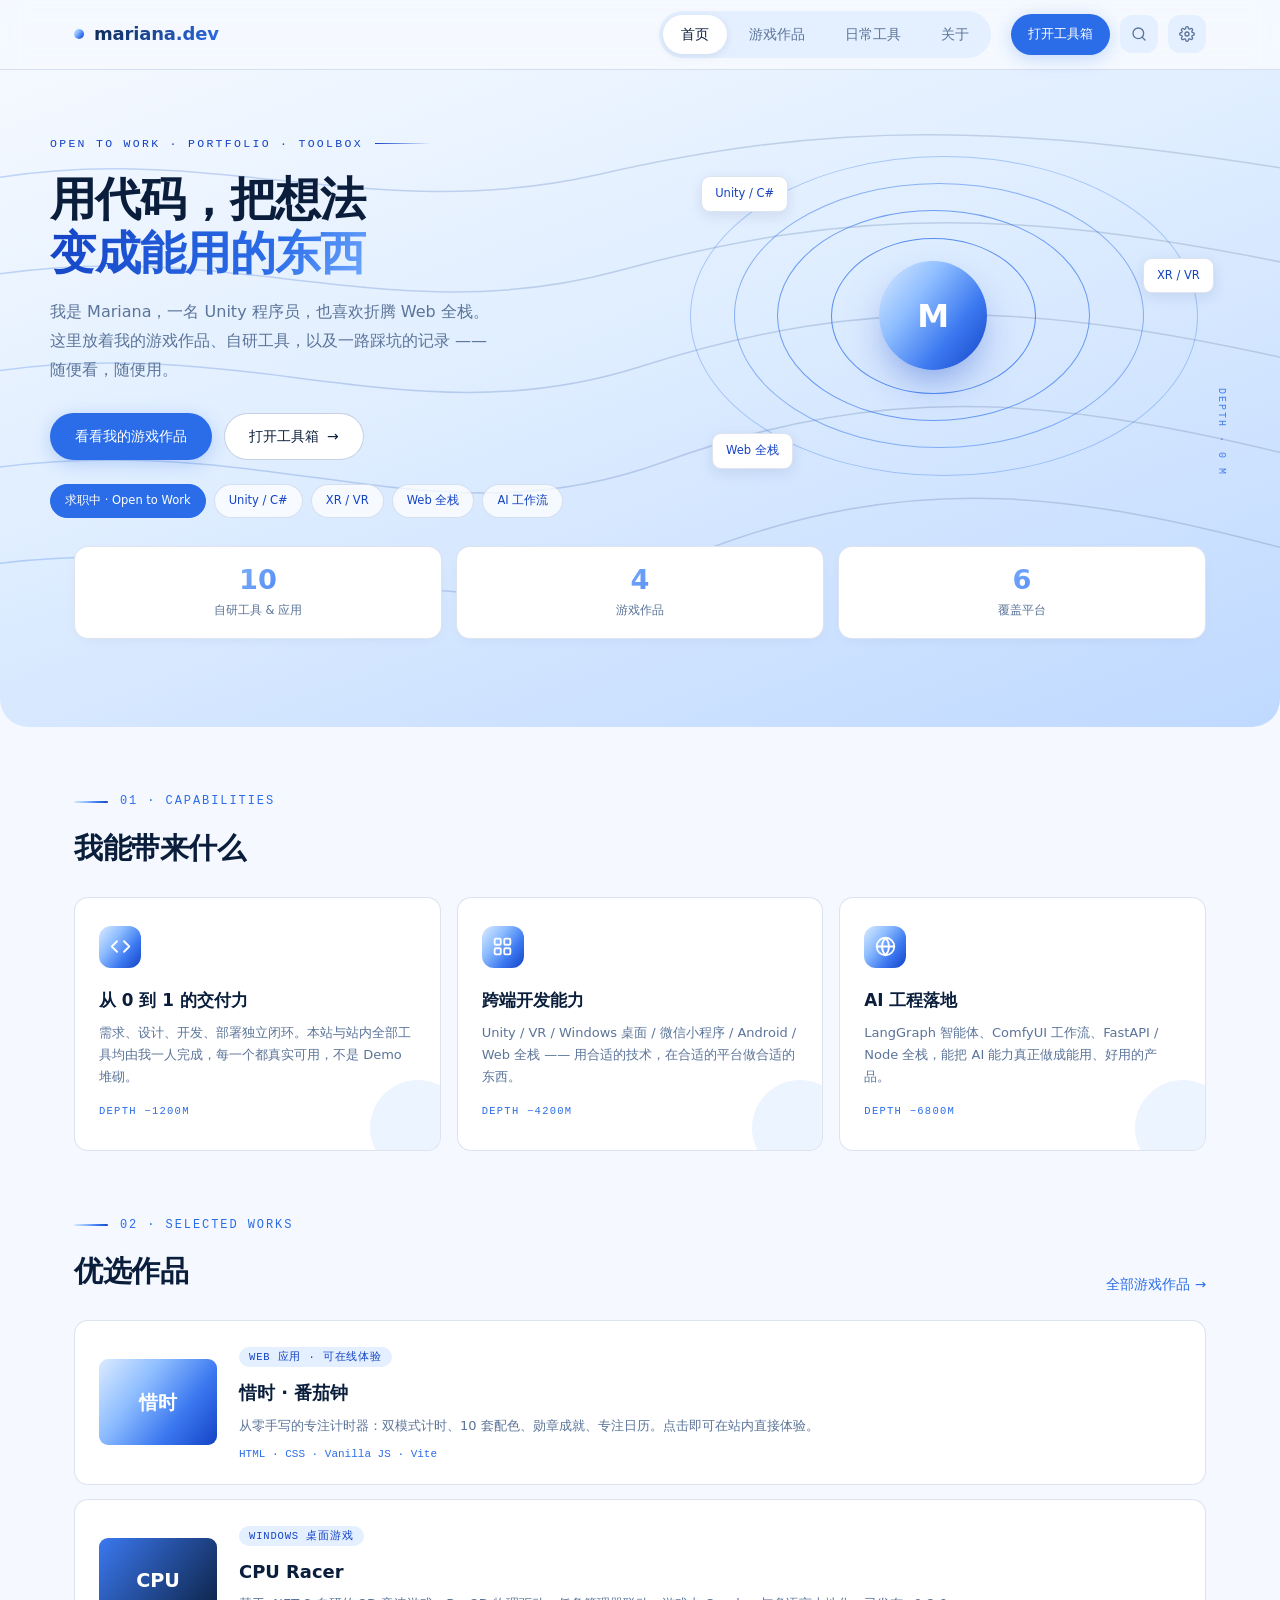
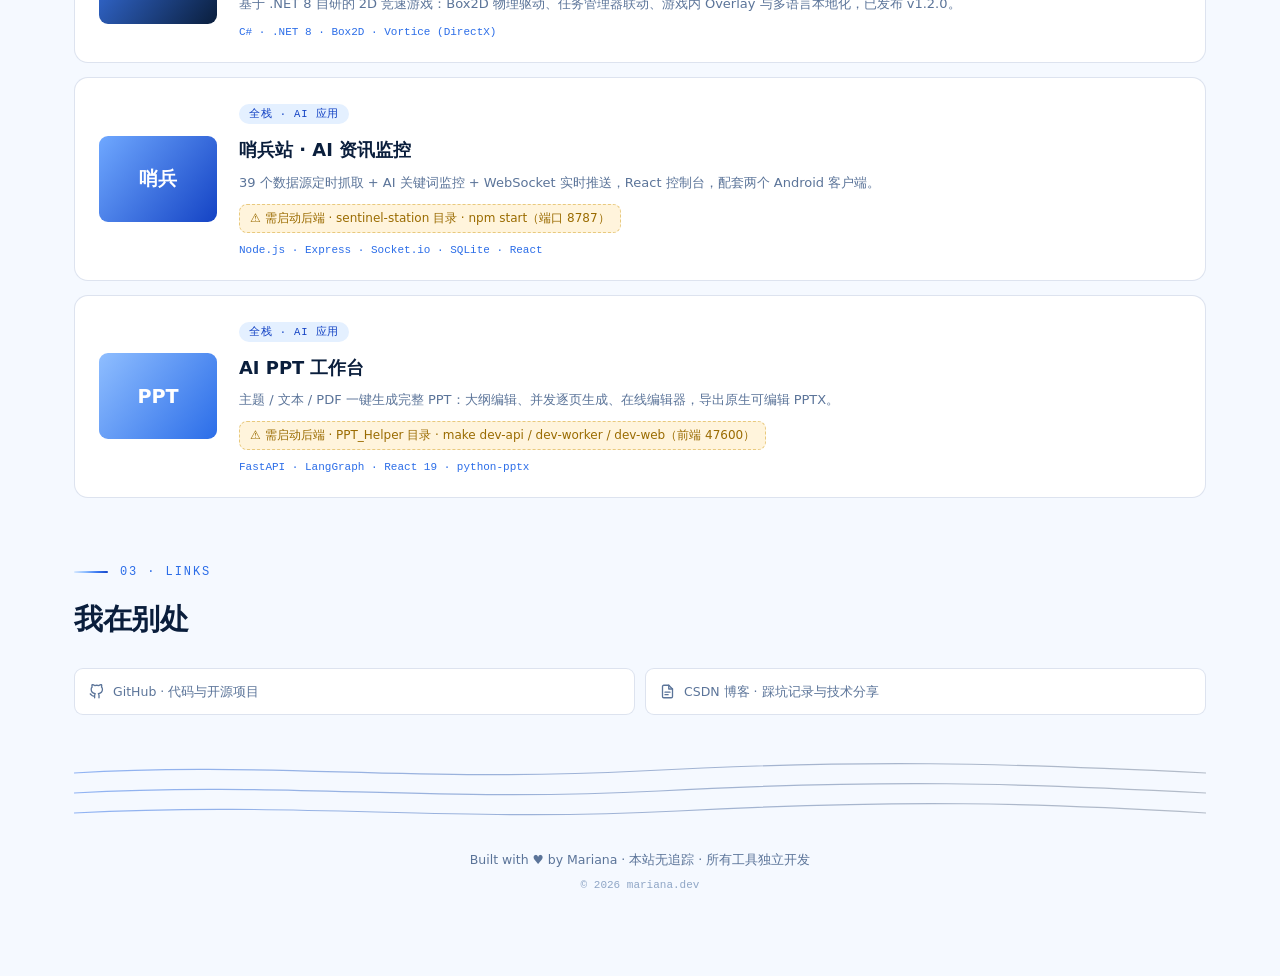
<file: index.html>
<!doctype html>
<html lang="zh-CN">
<head>
  <meta charset="UTF-8" />
  <meta name="viewport" content="width=device-width, initial-scale=1.0" />
  <title>Mariana · 游戏开发 × 全栈作品集</title>
  <meta name="description" content="Mariana 的个人网站 —— Unity / VR / 桌面游戏作品，与 10+ 独立开发的全栈工具，全部真实可体验。" />
  <!-- ══ 分享/SEO 元信息 ══
       ★ 部署后把下面 4 处 https://mariana.nikangd5300.workers.dev
         换成你的正式域名（Vercel 域名或自定义域名），共 og:url / og:image / canonical / JSON-LD -->
  <link rel="canonical" href="https://mariana.nikangd5300.workers.dev/" />
  <meta property="og:type" content="website" />
  <meta property="og:site_name" content="mariana.dev" />
  <meta property="og:title" content="Mariana · 游戏开发 × 全栈作品集" />
  <meta property="og:description" content="Unity / VR / 桌面游戏作品，与 10+ 独立开发的全栈工具 —— 从想法到上线，全流程一人闭环。" />
  <meta property="og:url" content="https://mariana.nikangd5300.workers.dev/" />
  <meta property="og:image" content="https://mariana.nikangd5300.workers.dev/og-image.png" />
  <meta property="og:image:width" content="1200" />
  <meta property="og:image:height" content="630" />
  <meta property="og:image:alt" content="Mariana 个人作品集 —— 用代码，把想法变成能用的东西" />
  <meta property="og:locale" content="zh_CN" />
  <meta name="twitter:card" content="summary_large_image" />
  <meta name="twitter:title" content="Mariana · 游戏开发 × 全栈作品集" />
  <meta name="twitter:description" content="Unity / VR / 桌面游戏作品，与 10+ 独立开发的全栈工具 —— 从想法到上线，全流程一人闭环。" />
  <meta name="twitter:image" content="https://mariana.nikangd5300.workers.dev/og-image.png" />
  <script type="application/ld+json">
  {
    "@context": "https://schema.org",
    "@type": "ProfilePage",
    "mainEntity": {
      "@type": "Person",
      "name": "Mariana",
      "jobTitle": "游戏开发 × 全栈",
      "description": "Unity / VR / 桌面游戏开发，独立完成 10+ 全栈工具与应用",
      "url": "https://mariana.nikangd5300.workers.dev/",
      "sameAs": [
        "https://github.com/MarianaBunnyJump",
        "https://blog.csdn.net/weixin_71572744"
      ],
      "knowsAbout": ["Unity", "C#", "XR Development", "JavaScript", "TypeScript", "Python", "FastAPI", "Node.js", "ComfyUI"]
    }
  }
  </script>
  <link rel="icon" type="image/svg+xml" href="data:image/svg+xml,%3Csvg xmlns='http://www.w3.org/2000/svg' viewBox='0 0 100 100'%3E%3Cdefs%3E%3ClinearGradient id='g' x1='0' y1='0' x2='1' y2='1'%3E%3Cstop offset='0' stop-color='%232B6DE8'/%3E%3Cstop offset='1' stop-color='%231443C4'/%3E%3C/linearGradient%3E%3C/defs%3E%3Crect width='100' height='100' rx='22' fill='url(%23g)'/%3E%3Ctext x='50' y='70' font-size='54' text-anchor='middle' fill='white' font-family='sans-serif' font-weight='800'%3EM%3C/text%3E%3C/svg%3E" />
  <link rel="apple-touch-icon" href="icons/apple-touch-icon.png" />
  <link rel="manifest" href="manifest.json" />
  <meta name="theme-color" content="#2b6de8" />
  <!-- 字体：preconnect 提前建连 + 异步加载（不阻塞首屏渲染），noscript 降级为同步 -->
  <link rel="preconnect" href="https://miaoda.feishu.cn" crossorigin />
  <link rel="dns-prefetch" href="https://miaoda.feishu.cn" />
  <link rel="stylesheet" href="https://miaoda.feishu.cn/fonts/css2?family=Unbounded:wght@400;600;800&family=Noto+Sans+SC:wght@300;400;500;700;900&family=JetBrains+Mono:wght@400;500&display=swap" media="print" onload="this.media='all'" />
  <noscript><link rel="stylesheet" href="https://miaoda.feishu.cn/fonts/css2?family=Unbounded:wght@400;600;800&family=Noto+Sans+SC:wght@300;400;500;700;900&family=JetBrains+Mono:wght@400;500&display=swap" /></noscript>
  <script>
    /* 皮肤预应用：在样式渲染前读取本地设置，避免切换时闪烁 */
    (function () {
      try {
        var s = JSON.parse(localStorage.getItem("mariana-site-settings") || "{}");
        var root = document.documentElement;
        var theme = s.theme === "dark" || s.theme === "light" ? s.theme : "ocean";
        root.setAttribute("data-theme", theme);
        var accents = ["sea", "teal", "blue", "violet", "rose", "amber", "green"];
        root.setAttribute("data-accent", accents.indexOf(s.accent) !== -1 ? s.accent : "sea");
        if (s.noGrid) root.classList.add("no-grid");
      } catch (e) {}
    })();
  </script>
  <link rel="stylesheet" href="css/style.css?v=13" />
</head>
<body>
  <!-- 无障碍：键盘用户跳过导航直达内容 -->
  <a class="skip-link" href="#main">跳到主要内容</a>
  <div class="bg-grid" aria-hidden="true"></div>

  <!-- 等深线渐变定义（全站共用） -->
  <svg width="0" height="0" style="position:absolute" aria-hidden="true">
    <defs>
      <linearGradient id="cg" x1="0" y1="0" x2="1" y2="0">
        <stop offset="0" stop-color="#2B6DE8" stop-opacity=".5"/>
        <stop offset="1" stop-color="#0A1E3C" stop-opacity=".28"/>
      </linearGradient>
    </defs>
  </svg>

  <!-- 顶部导航 -->
  <header class="nav">
    <div class="nav-inner">
      <a href="/" class="logo" data-nav><i></i><span>mariana.dev</span></a>
      <nav class="nav-links" id="navLinks">
        <a href="/" class="nav-link" data-nav data-page="home">首页</a>
        <a href="/games" class="nav-link" data-nav data-page="games">游戏作品</a>
        <a href="/tools" class="nav-link" data-nav data-page="tools">日常工具</a>
        <a href="/about" class="nav-link" data-nav data-page="about">关于</a>
      </nav>
      <div class="nav-actions">
        <a href="/tools" class="btn btn-primary btn-sm nav-cta" data-nav>打开工具箱</a>
        <button class="nav-icon-btn" id="navSearch" aria-label="快速导航 (Ctrl+K)" title="快速导航 (Ctrl+K)">
          <svg width="16" height="16" viewBox="0 0 24 24" fill="none" stroke="currentColor" stroke-width="2" stroke-linecap="round" aria-hidden="true"><circle cx="11" cy="11" r="8"/><path d="m21 21-4.35-4.35"/></svg>
        </button>
        <button class="nav-icon-btn" id="navSettings" aria-label="网站设置" title="网站设置" aria-expanded="false">
          <svg width="16" height="16" viewBox="0 0 24 24" fill="none" stroke="currentColor" stroke-width="2" stroke-linecap="round" stroke-linejoin="round" aria-hidden="true"><circle cx="12" cy="12" r="3"/><path d="M19.4 15a1.65 1.65 0 0 0 .33 1.82l.06.06a2 2 0 1 1-2.83 2.83l-.06-.06a1.65 1.65 0 0 0-1.82-.33 1.65 1.65 0 0 0-1 1.51V21a2 2 0 1 1-4 0v-.09A1.65 1.65 0 0 0 9 19.4a1.65 1.65 0 0 0-1.82.33l-.06.06a2 2 0 1 1-2.83-2.83l.06-.06a1.65 1.65 0 0 0 .33-1.82 1.65 1.65 0 0 0-1.51-1H3a2 2 0 1 1 0-4h.09A1.65 1.65 0 0 0 4.6 9a1.65 1.65 0 0 0-.33-1.82l-.06-.06a2 2 0 1 1 2.83-2.83l.06.06a1.65 1.65 0 0 0 1.82.33H9a1.65 1.65 0 0 0 1-1.51V3a2 2 0 1 1 4 0v.09a1.65 1.65 0 0 0 1 1.51 1.65 1.65 0 0 0 1.82-.33l.06-.06a2 2 0 1 1 2.83 2.83l-.06.06a1.65 1.65 0 0 0-.33 1.82V9a1.65 1.65 0 0 0 1.51 1H21a2 2 0 1 1 0 4h-.09a1.65 1.65 0 0 0-1.51 1z"/></svg>
        </button>
        <button class="nav-burger" id="navBurger" aria-label="菜单" aria-expanded="false">
          <span></span><span></span><span></span>
        </button>
      </div>

      <!-- 外观设置面板 -->
      <div class="settings-pop" id="settingsPop" hidden>
        <div class="settings-title">外观设置</div>
        <div class="settings-group">
          <span class="settings-label">皮肤</span>
          <div class="seg" id="themeSeg">
            <button type="button" class="seg-btn" data-set-theme="ocean">深海</button>
            <button type="button" class="seg-btn" data-set-theme="dark">暗夜</button>
            <button type="button" class="seg-btn" data-set-theme="light">浅色</button>
          </div>
        </div>
        <div class="settings-group">
          <span class="settings-label">主题色</span>
          <div class="swatches">
            <button type="button" class="swatch" data-set-accent="sea"    style="--c:#2b6de8" title="海洋蓝"></button>
            <button type="button" class="swatch" data-set-accent="teal"   style="--c:#14b8a6" title="薄荷绿"></button>
            <button type="button" class="swatch" data-set-accent="blue"   style="--c:#0ea5e9" title="天空蓝"></button>
            <button type="button" class="swatch" data-set-accent="violet" style="--c:#8b5cf6" title="星紫"></button>
            <button type="button" class="swatch" data-set-accent="rose"   style="--c:#f43f5e" title="蔷薇粉"></button>
            <button type="button" class="swatch" data-set-accent="amber"  style="--c:#d97706" title="落日橙"></button>
            <button type="button" class="swatch" data-set-accent="green"  style="--c:#16a34a" title="青草绿"></button>
          </div>
        </div>
        <div class="settings-group settings-row grid-row">
          <span class="settings-label">背景网格</span>
          <button type="button" class="switch" id="gridSwitch" role="switch" aria-checked="true" aria-label="背景网格"><i></i></button>
        </div>
        <div class="settings-group settings-row">
          <span class="settings-label">编辑模式</span>
          <button type="button" class="switch" id="editSwitch" role="switch" aria-checked="false" aria-label="编辑模式"><i></i></button>
        </div>
        <button type="button" class="settings-reset" id="settingsReset">恢复默认</button>
      </div>
    </div>
  </header>

  <main class="main" id="main">

    <!-- ========== 首页 ========== -->
    <section class="page active" id="page-home">
      <div class="hero-band">
        <svg class="contours" viewBox="0 0 1200 640" preserveAspectRatio="xMidYMid slice" aria-hidden="true">
          <path d="M-40 120 C180 70 340 160 560 110 S940 60 1240 110"/>
          <path d="M-40 210 C200 160 360 260 580 200 S960 140 1240 200"/>
          <path d="M-40 300 C220 250 380 360 600 290 S980 230 1240 290"/>
          <path d="M-40 390 C240 340 400 460 620 380 S1000 320 1240 380"/>
          <path d="M-40 480 C260 430 420 560 640 470 S1020 410 1240 470"/>
        </svg>
        <div class="main hero-inner">
          <div>
            <p class="kicker">OPEN TO WORK · PORTFOLIO · TOOLBOX</p>
            <h1 class="hero-title">用代码，把想法<br /><span class="grad">变成能用的东西</span></h1>
            <p class="hero-sub">
              我是 Mariana，一名 Unity 程序员，也喜欢折腾 Web 全栈。
              这里放着我的游戏作品、自研工具，以及一路踩坑的记录 —— 随便看，随便用。
            </p>
            <div class="hero-actions">
              <a href="/games" class="btn btn-primary" data-nav>看看我的游戏作品</a>
              <a href="/tools" class="btn btn-ghost" data-nav>打开工具箱 <span class="arrow">→</span></a>
            </div>
            <div class="hero-tags">
              <span class="tag-pill hot">求职中 · Open to Work</span>
              <span class="tag-pill">Unity / C#</span>
              <span class="tag-pill">XR / VR</span>
              <span class="tag-pill">Web 全栈</span>
              <span class="tag-pill">AI 工作流</span>
            </div>
          </div>
          <div class="iso" aria-hidden="true">
            <div class="ring r1"></div><div class="ring r2"></div><div class="ring r3"></div><div class="ring r4"></div>
            <div class="core">M</div>
            <span class="tag t1">Unity / C#</span>
            <span class="tag t2">XR / VR</span>
            <span class="tag t3">Web 全栈</span>
            <span class="depth">DEPTH · 0 M</span>
          </div>
        </div>
        <div class="main">
          <div class="hero-stats">
            <div class="stat"><span class="stat-num">10</span><span class="stat-label">自研工具 &amp; 应用</span></div>
            <div class="stat"><span class="stat-num">4</span><span class="stat-label">游戏作品</span></div>
            <div class="stat"><span class="stat-num">6</span><span class="stat-label">覆盖平台</span></div>
          </div>
        </div>
      </div>

      <!-- 我能带来什么 -->
      <div class="section">
        <div class="sec-head">
          <div>
            <div class="sec-label">01 · Capabilities</div>
            <h2 class="sec-title">我能带来什么</h2>
          </div>
        </div>
        <div class="value-grid rv">
          <div class="value-card">
            <div class="value-ic"><svg viewBox="0 0 24 24" fill="none" stroke="currentColor" stroke-width="2.1" stroke-linecap="round" stroke-linejoin="round"><path d="M8 6l-6 6 6 6M16 6l6 6-6 6"/></svg></div>
            <h3>从 0 到 1 的交付力</h3>
            <p>需求、设计、开发、部署独立闭环。本站与站内全部工具均由我一人完成，每一个都真实可用，不是 Demo 堆砌。</p>
            <span class="dep">DEPTH −1200M</span>
          </div>
          <div class="value-card">
            <div class="value-ic"><svg viewBox="0 0 24 24" fill="none" stroke="currentColor" stroke-width="2.1" stroke-linecap="round" stroke-linejoin="round"><rect x="3" y="3" width="7" height="7" rx="1.5"/><rect x="14" y="3" width="7" height="7" rx="1.5"/><rect x="3" y="14" width="7" height="7" rx="1.5"/><rect x="14" y="14" width="7" height="7" rx="1.5"/></svg></div>
            <h3>跨端开发能力</h3>
            <p>Unity / VR / Windows 桌面 / 微信小程序 / Android / Web 全栈 —— 用合适的技术，在合适的平台做合适的东西。</p>
            <span class="dep">DEPTH −4200M</span>
          </div>
          <div class="value-card">
            <div class="value-ic"><svg viewBox="0 0 24 24" fill="none" stroke="currentColor" stroke-width="2.1" stroke-linecap="round" stroke-linejoin="round"><circle cx="12" cy="12" r="10"/><path d="M2 12h20M12 2a15.3 15.3 0 0 1 4 10 15.3 15.3 0 0 1-4 10 15.3 15.3 0 0 1-4-10 15.3 15.3 0 0 1 4-10z"/></svg></div>
            <h3>AI 工程落地</h3>
            <p>LangGraph 智能体、ComfyUI 工作流、FastAPI / Node 全栈，能把 AI 能力真正做成能用、好用的产品。</p>
            <span class="dep">DEPTH −6800M</span>
          </div>
        </div>
      </div>

      <!-- 优选作品 -->
      <div class="section">
        <div class="sec-head">
          <div>
            <div class="sec-label">02 · Selected Works</div>
            <h2 class="sec-title">优选作品</h2>
          </div>
          <a href="/games" class="text-link" data-nav>全部游戏作品 →</a>
        </div>
        <div class="works-list rv">
          <a href="/tools" class="work-card" data-open-tool="pomodoro">
            <div class="work-cover" style="--cover:var(--grad-sea)">惜时</div>
            <div class="work-info">
              <span class="tag">WEB 应用 · 可在线体验</span>
              <h3>惜时 · 番茄钟</h3>
              <p>从零手写的专注计时器：双模式计时、10 套配色、勋章成就、专注日历。点击即可在站内直接体验。</p>
              <span class="work-meta">HTML · CSS · Vanilla JS · Vite</span>
            </div>
          </a>
          <article class="work-card">
            <div class="work-cover" style="--cover:linear-gradient(128deg,#3B78F0,#0A1E3C)">CPU</div>
            <div class="work-info">
              <span class="tag">WINDOWS 桌面游戏</span>
              <h3>CPU Racer</h3>
              <p>基于 .NET 8 自研的 2D 竞速游戏：Box2D 物理驱动、任务管理器联动、游戏内 Overlay 与多语言本地化，已发布 v1.2.0。</p>
              <span class="work-meta">C# · .NET 8 · Box2D · Vortice (DirectX)</span>
            </div>
          </article>
          <a href="#" target="_blank" rel="noopener" class="work-card" data-ext-link="sentinel">
            <div class="work-cover" style="--cover:linear-gradient(128deg,#6FA8FF,#1443C4)">哨兵</div>
            <div class="work-info">
              <span class="tag">全栈 · AI 应用</span>
              <h3>哨兵站 · AI 资讯监控</h3>
              <p>39 个数据源定时抓取 + AI 关键词监控 + WebSocket 实时推送，React 控制台，配套两个 Android 客户端。</p>
              <span class="work-card-note" data-ext-note="sentinel" hidden></span>
              <span class="work-meta">Node.js · Express · Socket.io · SQLite · React</span>
            </div>
          </a>
          <a href="#" target="_blank" rel="noopener" class="work-card" data-ext-link="ppt">
            <div class="work-cover" style="--cover:linear-gradient(128deg,#8FBEFF,#2B6DE8)">PPT</div>
            <div class="work-info">
              <span class="tag">全栈 · AI 应用</span>
              <h3>AI PPT 工作台</h3>
              <p>主题 / 文本 / PDF 一键生成完整 PPT：大纲编辑、并发逐页生成、在线编辑器，导出原生可编辑 PPTX。</p>
              <span class="work-card-note" data-ext-note="ppt" hidden></span>
              <span class="work-meta">FastAPI · LangGraph · React 19 · python-pptx</span>
            </div>
          </a>
        </div>
      </div>

      <!-- 我在别处 -->
      <div class="section">
        <div class="sec-head">
          <div>
            <div class="sec-label">03 · Links</div>
            <h2 class="sec-title">我在别处</h2>
          </div>
        </div>
        <div class="contact-row rv">
          <a id="linkGithubCard" href="#" target="_blank" rel="noopener">
            <svg viewBox="0 0 24 24" fill="none" stroke="currentColor" stroke-width="2.1" stroke-linecap="round" stroke-linejoin="round"><path d="M9 19c-5 1.5-5-2.5-7-3m14 6v-3.87a3.37 3.37 0 0 0-.94-2.61c3.14-.35 6.44-1.54 6.44-7A5.44 5.44 0 0 0 20 4.77 5.07 5.07 0 0 0 19.91 1S18.73.65 16 2.48a13.38 13.38 0 0 0-7 0C6.27.65 5.09 1 5.09 1A5.07 5.07 0 0 0 5 4.77a5.44 5.44 0 0 0-1.5 3.78c0 5.42 3.3 6.61 6.44 7A3.37 3.37 0 0 0 9 18.13V22"/></svg>
            GitHub · 代码与开源项目
          </a>
          <a id="linkCsdnCard" href="#" target="_blank" rel="noopener">
            <svg viewBox="0 0 24 24" fill="none" stroke="currentColor" stroke-width="2.1" stroke-linecap="round" stroke-linejoin="round"><path d="M14 2H6a2 2 0 0 0-2 2v16a2 2 0 0 0 2 2h12a2 2 0 0 0 2-2V8z"/><path d="M14 2v6h6M8 13h8M8 17h5"/></svg>
            CSDN 博客 · 踩坑记录与技术分享
          </a>
        </div>
      </div>

      <div class="rule-contour" aria-hidden="true">
        <svg viewBox="0 0 1200 70" preserveAspectRatio="none">
          <path d="M0 18 C200 6 360 28 600 16 S980 8 1200 18"/>
          <path d="M0 38 C220 26 380 48 620 36 S1000 28 1200 38"/>
          <path d="M0 58 C240 46 400 68 640 56 S1020 48 1200 58"/>
        </svg>
      </div>
      <footer class="footer">
        <p>Built with ♥ by Mariana · 本站无追踪 · 所有工具独立开发</p>
        <p class="footer-sub">© <span data-year>2026</span> mariana.dev</p>
      </footer>
    </section>

    <!-- ========== 游戏作品 ========== -->
    <section class="page" id="page-games">
      <div class="page-head">
        <div class="sec-label">Game Works</div>
        <h1 class="page-title">游戏作品</h1>
        <p class="page-desc">Unity / VR / 桌面游戏 —— 从玩法原型到发布版本，正在慢慢把坑都填上。</p>
      </div>
      <div class="works-list" style="margin-top:32px">
        <article class="work-card">
          <div class="work-cover" style="--cover:linear-gradient(128deg,#6FA8FF,#1443C4)">VR</div>
          <div class="work-info">
            <span class="tag">UNITY · XR</span>
            <h3>Unity VR 交互项目</h3>
            <p>使用 Timeline 编排多段交互序列，结合 XR Interaction Toolkit 实现手柄交互，并用 AVPro Video 播放 360° 视频，完成沉浸式 VR 体验流程。</p>
            <span class="work-meta">Unity · C# · Timeline · XR Interaction Toolkit · AVPro Video</span>
          </div>
        </article>
        <article class="work-card">
          <div class="work-cover" style="--cover:linear-gradient(128deg,#3B78F0,#0A1E3C)">CPU</div>
          <div class="work-info">
            <span class="tag">WINDOWS 桌面游戏</span>
            <h3>CPU Racer</h3>
            <p>基于 .NET 8 自研的 2D 竞速游戏：Box2D 物理驱动赛车与碰撞，任务管理器联动、游戏内 Overlay、多语言本地化，已打包发布 v1.2.0 Windows 版。</p>
            <span class="work-meta">C# · .NET 8 · Box2D · Vortice (DirectX) · SharpGen</span>
          </div>
        </article>
        <article class="work-card">
          <div class="work-cover" style="--cover:var(--grad-sea)">TCG</div>
          <div class="work-info">
            <span class="tag">UNITY · 开发中</span>
            <h3>猫猫卡牌 · TCG 对战</h3>
            <p>Unity 卡牌对战游戏：将 TCG Engine 的核心对战逻辑迁移到 GameFrameX 框架之上，独立规划英雄 / 法术 / 装备 / 秘密等 9 类卡牌体系与整套对战 UI 素材方案。</p>
            <span class="work-meta">Unity · C# · GameFrameX · TCG Engine</span>
          </div>
        </article>
        <article class="work-card">
          <div class="work-cover" style="--cover:linear-gradient(128deg,#8FBEFF,#2B6DE8)">Party</div>
          <div class="work-info">
            <span class="tag">UNITY DEMO</span>
            <h3>Kitchen Party · 派对烹饪</h3>
            <p>派对烹饪玩法 Demo：订单 - 烹饪 - 出餐的完整玩法循环与双人协作机制，配合 Cinemachine 运镜，完整可玩。</p>
            <span class="work-meta">Unity · C# · Cinemachine</span>
          </div>
        </article>
      </div>
      <div class="rule-contour" aria-hidden="true">
        <svg viewBox="0 0 1200 70" preserveAspectRatio="none">
          <path d="M0 18 C200 6 360 28 600 16 S980 8 1200 18"/>
          <path d="M0 38 C220 26 380 48 620 36 S1000 28 1200 38"/>
          <path d="M0 58 C240 46 400 68 640 56 S1020 48 1200 58"/>
        </svg>
      </div>
      <footer class="footer">
        <p>Built with ♥ by Mariana</p>
        <p class="footer-sub">© <span data-year>2026</span> mariana.dev</p>
      </footer>
    </section>

    <!-- ========== 日常工具 ========== -->
    <section class="page" id="page-tools">
      <div class="page-head">
        <div class="sec-label">Toolbox</div>
        <h1 class="page-title">日常工具</h1>
        <p class="page-desc">我做过的工具，和我部署的应用。站内工具点开即用，数据只存在你的浏览器里；全栈应用独立部署，点卡片直达。</p>
      </div>

      <div class="tools-toolbar">
        <div class="tools-search">
          <svg viewBox="0 0 24 24" fill="none" stroke="currentColor" stroke-width="2" stroke-linecap="round" aria-hidden="true"><circle cx="11" cy="11" r="8"/><path d="m21 21-4.35-4.35"/></svg>
          <input type="search" id="toolSearch" placeholder="搜索工具与应用…" autocomplete="off" aria-label="搜索工具与应用" />
        </div>
        <div class="tools-tags" id="toolTags" aria-label="按标签筛选"></div>
      </div>
      <p class="tools-empty" id="toolsEmpty" hidden>没有匹配的工具或应用，换个关键词试试。</p>

      <h2 class="tools-sub" style="margin-top:32px">站内工具 <span class="tools-sub-hint">// 点开即用 · 点击卡片打开，↗ 新窗口打开</span></h2>
      <div class="tool-grid" id="siteToolsGrid">
        <div class="tool-card" role="button" tabindex="0" data-open-tool="markdown">
          <div class="tool-top">
            <div class="tool-ic"><svg viewBox="0 0 24 24" fill="none" stroke="currentColor" stroke-width="2.1" stroke-linecap="round" stroke-linejoin="round"><path d="M14 2H6a2 2 0 0 0-2 2v16a2 2 0 0 0 2 2h12a2 2 0 0 0 2-2V8z"/><path d="M14 2v6h6M9 13h6M9 17h6"/></svg></div>
            <span class="tool-kind">站内</span>
          </div>
          <h3>Markdown 编辑器</h3>
          <p class="tool-desc">实时预览，支持常用 Markdown 语法，自动保存。</p>
          <span class="tool-go">打开工具 <span class="ar">→</span></span>
          <a class="tool-ext" href="tools/markdown/index.html" target="_blank" rel="noopener" title="新窗口打开">↗</a>
        </div>
        <div class="tool-card" role="button" tabindex="0" data-open-tool="wheel">
          <div class="tool-top">
            <div class="tool-ic"><svg viewBox="0 0 24 24" fill="none" stroke="currentColor" stroke-width="2.1" stroke-linecap="round" stroke-linejoin="round"><circle cx="12" cy="12" r="9"/><path d="M12 3v6l4-3M12 12l6-3"/></svg></div>
            <span class="tool-kind">站内</span>
          </div>
          <h3>随机转盘</h3>
          <p class="tool-desc">自定义选项与权重，转出你的答案。</p>
          <span class="tool-go">打开工具 <span class="ar">→</span></span>
          <a class="tool-ext" href="tools/wheel/index.html" target="_blank" rel="noopener" title="新窗口打开">↗</a>
        </div>
        <div class="tool-card" role="button" tabindex="0" data-open-tool="pomodoro">
          <div class="tool-top">
            <div class="tool-ic"><svg viewBox="0 0 24 24" fill="none" stroke="currentColor" stroke-width="2.1" stroke-linecap="round" stroke-linejoin="round"><circle cx="12" cy="13" r="8"/><path d="M12 9v4l2.5 2.5M9 2h6M12 5V2"/></svg></div>
            <span class="tool-kind">站内</span>
          </div>
          <h3>惜时 · 番茄钟</h3>
          <p class="tool-desc">专注计时 + 勋章 + 日历，我的完整作品。</p>
          <span class="tool-go">打开工具 <span class="ar">→</span></span>
          <a class="tool-ext" href="tools/pomodoro/index.html" target="_blank" rel="noopener" title="新窗口打开">↗</a>
        </div>
        <div class="tool-card" role="button" tabindex="0" data-open-tool="todo">
          <div class="tool-top">
            <div class="tool-ic"><svg viewBox="0 0 24 24" fill="none" stroke="currentColor" stroke-width="2.1" stroke-linecap="round" stroke-linejoin="round"><rect x="4" y="2" width="16" height="20" rx="2"/><path d="M8 6h8M8 11h8M8 16h5"/></svg></div>
            <span class="tool-kind">站内</span>
          </div>
          <h3>待办清单</h3>
          <p class="tool-desc">优先级、标签、筛选排序，进度可视。</p>
          <span class="tool-go">打开工具 <span class="ar">→</span></span>
          <a class="tool-ext" href="tools/todo/index.html" target="_blank" rel="noopener" title="新窗口打开">↗</a>
        </div>
      </div>

      <h2 class="tools-sub">全栈应用 <span class="tools-sub-hint">// 独立完成 · 独立部署 · 点击直达</span></h2>
      <div class="tool-grid" id="extToolsGrid"></div>

      <div class="rule-contour" aria-hidden="true">
        <svg viewBox="0 0 1200 70" preserveAspectRatio="none">
          <path d="M0 18 C200 6 360 28 600 16 S980 8 1200 18"/>
          <path d="M0 38 C220 26 380 48 620 36 S1000 28 1200 38"/>
          <path d="M0 58 C240 46 400 68 640 56 S1020 48 1200 58"/>
        </svg>
      </div>
      <footer class="footer">
        <p>Built with ♥ by Mariana</p>
        <p class="footer-sub">© <span data-year>2026</span> mariana.dev</p>
      </footer>
    </section>

    <!-- ========== 关于 ========== -->
    <section class="page" id="page-about">
      <div class="page-head">
        <div class="sec-label">About</div>
        <h1 class="page-title">关于我</h1>
        <p class="page-desc">一个正在路上的人。</p>
      </div>
      <div class="about-grid">
        <div class="about-card">
          <div class="about-avatar">M</div>
          <h3>Mariana</h3>
          <p class="about-role">游戏开发 × 全栈 · 求职中</p>
          <p class="about-bio">
            白天写 Unity 与 C#，晚上折腾自己的全栈项目。享受把一个想法从 0 做到能用的完整过程，
            也习惯把踩过的坑沉淀成文档。本站、站内工具与全部全栈应用均为独立开发，
            正在寻找游戏开发 / 全栈方向的机会。
          </p>
        </div>
        <div class="about-card">
          <h3 class="about-card-title">技能栈</h3>
          <div class="skill-list">
            <div class="skill-row"><span>Unity / C# · 游戏与 XR</span><div class="skill-bar"><i style="width:82%"></i></div></div>
            <div class="skill-row"><span>JavaScript / TypeScript 全栈</span><div class="skill-bar"><i style="width:78%"></i></div></div>
            <div class="skill-row"><span>C# / .NET 桌面开发</span><div class="skill-bar"><i style="width:75%"></i></div></div>
            <div class="skill-row"><span>Python / FastAPI · AI 应用</span><div class="skill-bar"><i style="width:72%"></i></div></div>
            <div class="skill-row"><span>小程序 / 跨端（Taro）</span><div class="skill-bar"><i style="width:68%"></i></div></div>
            <div class="skill-row"><span>Android / Kotlin</span><div class="skill-bar"><i style="width:60%"></i></div></div>
          </div>
        </div>
      </div>

      <div class="section">
        <div class="sec-head">
          <div>
            <div class="sec-label">01 · More Projects</div>
            <h2 class="sec-title">更多项目经历</h2>
          </div>
        </div>
        <div class="works-list">
          <article class="work-card">
            <div class="work-cover" style="--cover:linear-gradient(128deg,#8FBEFF,#2B6DE8)">AI</div>
            <div class="work-info">
              <span class="tag">COMFYUI</span>
              <h3>MiniMax H3 首尾帧视频工作流</h3>
              <p>搭建 ComfyUI 工作流，基于 MiniMax H3 模型用首帧 + 尾帧生成连贯视频，探索 AI 生成内容在项目中的落地。</p>
              <span class="work-meta">ComfyUI · MiniMax H3 · Python</span>
            </div>
          </article>
          <article class="work-card">
            <div class="work-cover" style="--cover:linear-gradient(128deg,#6FA8FF,#1443C4)">孪生</div>
            <div class="work-info">
              <span class="tag">数字孪生</span>
              <h3>天津大船安全数字孪生项目</h3>
              <p>参与安全数字孪生项目的方案与报告撰写，整理三维可视化与安全监控的技术路径。</p>
              <span class="work-meta">数字孪生 · 技术方案 · 项目报告</span>
            </div>
          </article>
          <article class="work-card">
            <div class="work-cover" style="--cover:linear-gradient(128deg,#3B78F0,#0A1E3C)">工具</div>
            <div class="work-info">
              <span class="tag">效率工具</span>
              <h3>WebM → MP4 批量转换</h3>
              <p>写脚本批量把 webm 视频转成 mp4，处理大批量素材时省心省力。</p>
              <span class="work-meta">Shell / FFmpeg / Python</span>
            </div>
          </article>
        </div>
      </div>

      <div class="section">
        <div class="sec-head">
          <div>
            <div class="sec-label">02 · Contact</div>
            <h2 class="sec-title">联系我</h2>
          </div>
        </div>
        <div class="contact-row">
          <a id="linkGithubCard2" href="#" target="_blank" rel="noopener">
            <svg viewBox="0 0 24 24" fill="none" stroke="currentColor" stroke-width="2.1" stroke-linecap="round" stroke-linejoin="round"><path d="M9 19c-5 1.5-5-2.5-7-3m14 6v-3.87a3.37 3.37 0 0 0-.94-2.61c3.14-.35 6.44-1.54 6.44-7A5.44 5.44 0 0 0 20 4.77 5.07 5.07 0 0 0 19.91 1S18.73.65 16 2.48a13.38 13.38 0 0 0-7 0C6.27.65 5.09 1 5.09 1A5.07 5.07 0 0 0 5 4.77a5.44 5.44 0 0 0-1.5 3.78c0 5.42 3.3 6.61 6.44 7A3.37 3.37 0 0 0 9 18.13V22"/></svg>
            GitHub · 代码与开源项目
          </a>
          <a id="linkCsdnCard2" href="#" target="_blank" rel="noopener">
            <svg viewBox="0 0 24 24" fill="none" stroke="currentColor" stroke-width="2.1" stroke-linecap="round" stroke-linejoin="round"><path d="M14 2H6a2 2 0 0 0-2 2v16a2 2 0 0 0 2 2h12a2 2 0 0 0 2-2V8z"/><path d="M14 2v6h6M8 13h8M8 17h5"/></svg>
            CSDN 博客 · 踩坑记录与技术分享
          </a>
        </div>
      </div>
      <div class="rule-contour" aria-hidden="true">
        <svg viewBox="0 0 1200 70" preserveAspectRatio="none">
          <path d="M0 18 C200 6 360 28 600 16 S980 8 1200 18"/>
          <path d="M0 38 C220 26 380 48 620 36 S1000 28 1200 38"/>
          <path d="M0 58 C240 46 400 68 640 56 S1020 48 1200 58"/>
        </svg>
      </div>
      <footer class="footer">
        <p>Built with ♥ by Mariana</p>
        <p class="footer-sub">© <span data-year>2026</span> mariana.dev</p>
      </footer>
    </section>

  </main>

  <!-- 工具全屏工作区 -->
  <div class="tool-overlay" id="toolOverlay" hidden>
    <div class="tool-window">
      <div class="tool-window-bar">
        <span class="tool-window-title" id="toolWindowTitle">工具</span>
        <div class="tool-window-actions">
          <button class="tool-window-btn" id="toolBack" aria-label="返回">← 返回</button>
        </div>
      </div>
      <div class="tool-window-body" id="toolWindowBody"></div>
    </div>
  </div>

  <!-- 卡片编辑弹窗（编辑模式） -->
  <div class="edit-modal" id="editModal" hidden>
    <div class="edit-panel" role="dialog" aria-modal="true" aria-label="编辑卡片">
      <div class="edit-panel-title" id="editModalTitle">编辑卡片</div>
      <label class="edit-field"><span>名称</span><input id="editName" maxlength="40" /></label>
      <label class="edit-field"><span>描述</span><textarea id="editDesc" rows="3" maxlength="160"></textarea></label>
      <label class="edit-field" id="editUrlField"><span>链接地址</span><input id="editUrl" placeholder="https://" /></label>
      <div class="edit-actions">
        <button type="button" class="edit-btn danger" id="editDelete">删除</button>
        <span class="edit-spacer"></span>
        <button type="button" class="edit-btn" id="editCancel">取消</button>
        <button type="button" class="edit-btn" id="editReset">还原默认</button>
        <button type="button" class="edit-btn primary" id="editSave">保存</button>
      </div>
    </div>
  </div>

  <!-- Ctrl+K 快速导航 -->
  <div class="cmdk" id="cmdk" hidden>
    <div class="cmdk-panel" role="dialog" aria-modal="true" aria-label="快速导航">
      <div class="cmdk-input-row">
        <svg viewBox="0 0 24 24" fill="none" stroke="currentColor" stroke-width="2" stroke-linecap="round" aria-hidden="true"><circle cx="11" cy="11" r="8"/><path d="m21 21-4.35-4.35"/></svg>
        <input id="cmdkInput" type="text" placeholder="搜索页面、工具、应用…" autocomplete="off" aria-label="快速导航搜索" />
        <kbd>Esc</kbd>
      </div>
      <ul class="cmdk-list" id="cmdkList" role="listbox" aria-label="搜索结果"></ul>
    </div>
  </div>

  <!-- 隐私友好统计预留位：部署后如需了解访问情况，取消注释并填入
       自托管 Umami / Plausible 的脚本（无 Cookie，不收集个人信息）
  <script defer src="https://your-analytics.example/script.js" data-website-id="xxxxxxxx"></script>
  -->
  <script src="js/main.js?v=11"></script>
</body>
</html>
</file>
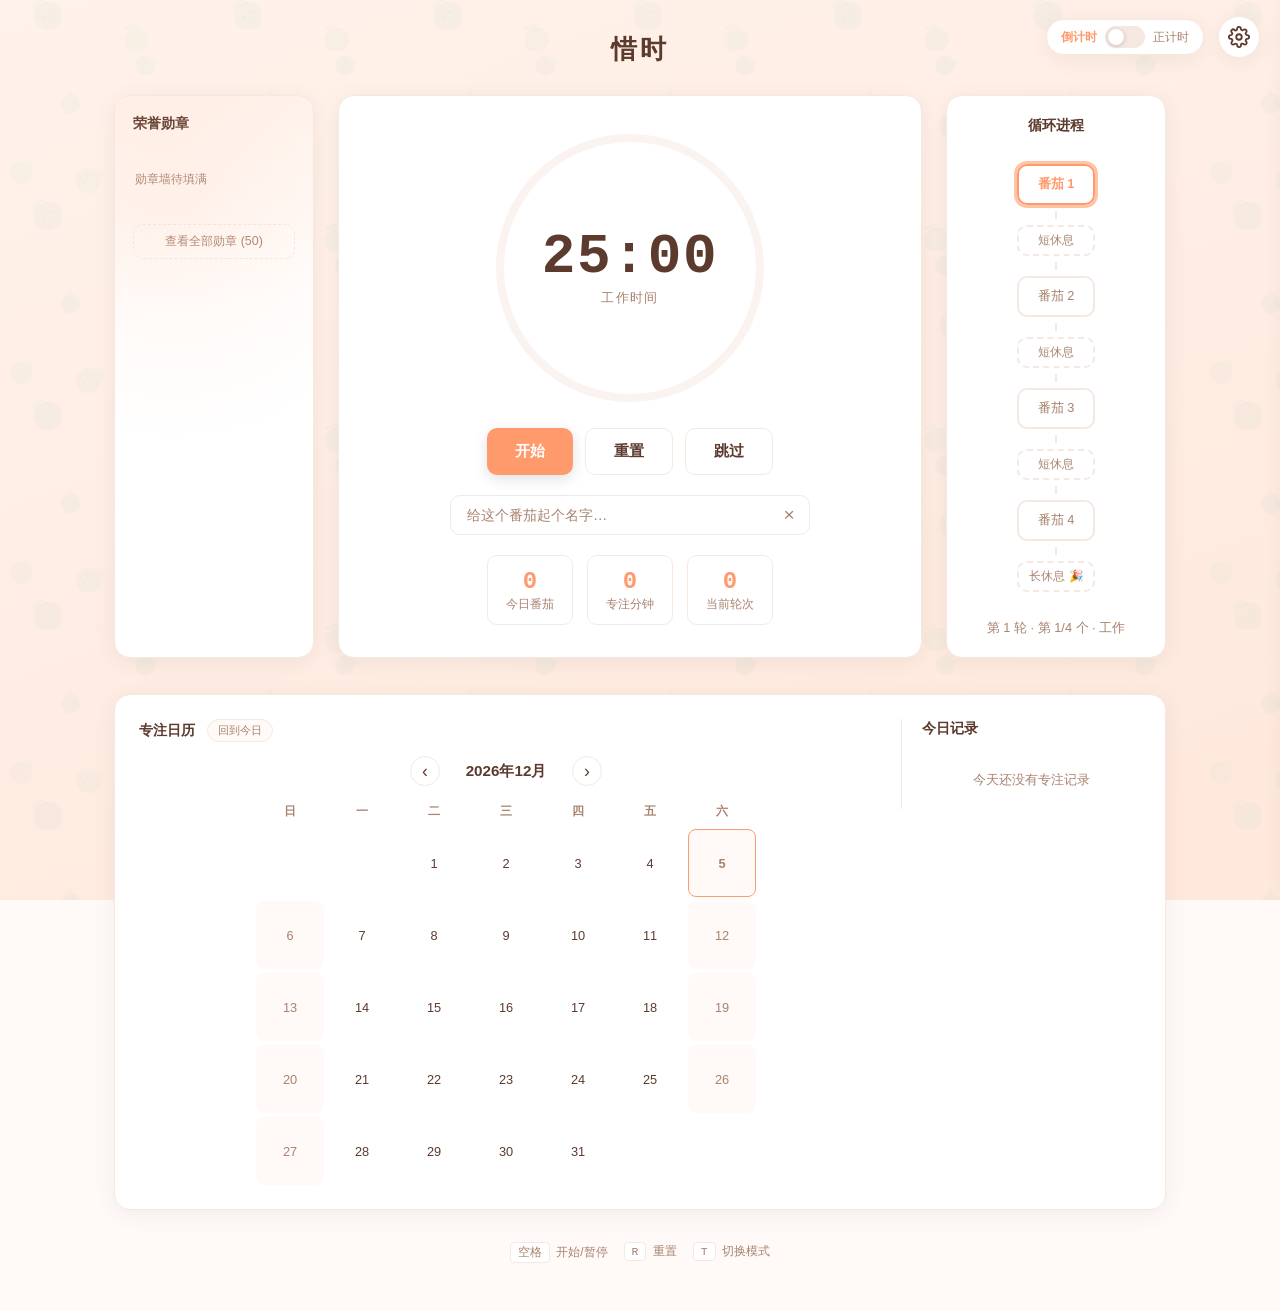
<file: tools/pomodoro/index.html>
<!doctype html>
<html lang="zh-CN" data-theme="card" data-color="peach">
  <head>
    <meta charset="UTF-8" />
    <link rel="icon" type="image/svg+xml" href="./cat-icon.svg" />
    <meta name="viewport" content="width=device-width, initial-scale=1.0" />
    <title>惜时</title>
    <script type="module" crossorigin src="./assets/index-BD0o7qzH.js"></script>
    <link rel="stylesheet" crossorigin href="./assets/index-CDLscvon.css">
  </head>
  <body>
    <!-- Fixed top-right controls -->
    <div class="fixed-top-right">
      <div class="mode-switch" id="modeSwitch" title="切换正计时/倒计时">
        <span class="mode-label mode-label-left">倒计时</span>
        <label class="toggle-pill">
          <input type="checkbox" id="modeToggle" />
          <span class="pill-track"><span class="pill-thumb"></span></span>
        </label>
        <span class="mode-label mode-label-right">正计时</span>
      </div>
      <button class="settings-gear" id="settingsGear" title="设置" aria-label="打开设置">
        <svg viewBox="0 0 24 24" width="22" height="22" fill="none" stroke="currentColor" stroke-width="2" stroke-linecap="round">
          <circle cx="12" cy="12" r="3"/>
          <path d="M19.4 15a1.65 1.65 0 0 0 .33 1.82l.06.06a2 2 0 1 1-2.83 2.83l-.06-.06a1.65 1.65 0 0 0-1.82-.33 1.65 1.65 0 0 0-1 1.51V21a2 2 0 0 1-4 0v-.09A1.65 1.65 0 0 0 9 19.4a1.65 1.65 0 0 0-1.82.33l-.06.06a2 2 0 1 1-2.83-2.83l.06-.06A1.65 1.65 0 0 0 4.68 15a1.65 1.65 0 0 0-1.51-1H3a2 2 0 0 1 0-4h.09A1.65 1.65 0 0 0 4.6 9a1.65 1.65 0 0 0-.33-1.82l-.06-.06a2 2 0 1 1 2.83-2.83l.06.06A1.65 1.65 0 0 0 9 4.68 1.65 1.65 0 0 0 10 3.17V3a2 2 0 0 1 4 0v.09a1.65 1.65 0 0 0 1 1.51 1.65 1.65 0 0 0 1.82-.33l.06-.06a2 2 0 1 1 2.83 2.83l-.06.06A1.65 1.65 0 0 0 19.4 9a1.65 1.65 0 0 0 1.51 1H21a2 2 0 0 1 0 4h-.09a1.65 1.65 0 0 0-1.51 1z"/>
        </svg>
      </button>
    </div>

    <!-- Settings Drawer -->
    <div class="settings-overlay" id="settingsOverlay"></div>
    <aside class="settings-drawer" id="settingsDrawer">
      <div class="drawer-header">
        <h2>设置</h2>
        <button class="drawer-close" id="drawerClose">×</button>
      </div>
      <div class="drawer-body">
        <div class="setting-group">
          <div class="setting-group-title">计时</div>
          <div class="setting-row">
            <label>工作时长（分钟）</label>
            <input type="number" class="setting-input" id="workInput" min="1" max="180" value="25" />
          </div>
          <div class="setting-row">
            <label>短休息（分钟）</label>
            <input type="number" class="setting-input" id="shortBreakInput" min="1" max="60" value="5" />
          </div>
          <div class="setting-row">
            <label>长休息（分钟）</label>
            <input type="number" class="setting-input" id="longBreakInput" min="1" max="60" value="15" />
          </div>
          <div class="setting-row">
            <label>长休息间隔（个）</label>
            <input type="number" class="setting-input" id="intervalInput" min="2" max="10" value="4" />
          </div>
          <div class="setting-row toggle-row">
            <label>自动开始休息</label>
            <label class="switch"><input type="checkbox" id="autoBreakToggle" checked /><span class="slider"></span></label>
          </div>
          <div class="setting-row toggle-row">
            <label>自动开始工作</label>
            <label class="switch"><input type="checkbox" id="autoWorkToggle" /><span class="slider"></span></label>
          </div>
        </div>

        <div class="setting-group">
          <div class="setting-group-title">提醒</div>
          <div class="setting-row">
            <label>提示音</label>
            <select class="setting-input setting-select" id="soundSelect">
              <option value="ding">叮声</option>
              <option value="alarm">闹钟声</option>
              <option value="chime">风铃声</option>
            </select>
          </div>
          <div class="setting-row toggle-row">
            <label>音效提醒</label>
            <label class="switch"><input type="checkbox" id="soundToggle" checked /><span class="slider"></span></label>
          </div>
          <div class="setting-row toggle-row">
            <label>系统通知（最高级别）</label>
            <label class="switch"><input type="checkbox" id="notifToggle" checked /><span class="slider"></span></label>
          </div>
        </div>

        <div class="setting-group">
          <div class="setting-group-title">外观</div>
          <div class="setting-row">
            <label>风格</label>
            <div class="style-picker">
              <button class="style-btn active" data-style="card">卡片</button>
              <button class="style-btn" data-style="minimal">极简</button>
              <button class="style-btn" data-style="glass">毛玻璃</button>
            </div>
          </div>
          <div class="setting-row">
            <label>配色</label>
            <div class="color-picker" id="colorPicker">
              <button class="color-dot active" data-color="peach" style="--dot:linear-gradient(135deg,#FFD4B8,#FFAB8A)"></button>
              <button class="color-dot" data-color="mint" style="--dot:linear-gradient(135deg,#C8F0E0,#8AD8B8)"></button>
              <button class="color-dot" data-color="sakura" style="--dot:linear-gradient(135deg,#FFE0EC,#FFC0D8)"></button>
              <button class="color-dot" data-color="lemon" style="--dot:linear-gradient(135deg,#FFF0C8,#FFE090)"></button>
              <button class="color-dot" data-color="sky" style="--dot:linear-gradient(135deg,#C8E4FF,#90CCFF)"></button>
              <button class="color-dot" data-color="rose" style="--dot:linear-gradient(135deg,#FFC8D5,#FF9AB0)"></button>
              <button class="color-dot" data-color="matcha" style="--dot:linear-gradient(135deg,#D5F0C8,#A8E098)"></button>
              <button class="color-dot" data-color="coral" style="--dot:linear-gradient(135deg,#FFD0B8,#FFA880)"></button>
              <button class="color-dot" data-color="cafe" style="--dot:linear-gradient(135deg,#E8D8C8,#D0B8A0)"></button>
              <button class="color-dot" data-color="berry" style="--dot:linear-gradient(135deg,#F0C0D0,#E098B0)"></button>
            </div>
          </div>
          <div class="setting-row toggle-row">
            <label>番茄印花</label>
            <label class="switch"><input type="checkbox" id="patternToggle" checked /><span class="slider"></span></label>
          </div>
          <div class="setting-row">
            <label>字体</label>
            <select class="setting-input setting-select" id="fontSelect">
              <option value="system">系统默认</option>
              <option value="serif">宋体/衬线</option>
              <option value="rounded">圆体</option>
              <option value="mono">等宽字体</option>
              <option value="kai">楷体</option>
              <option value="hei">黑体</option>
            </select>
          </div>
          <div class="setting-row">
            <label>文字颜色</label>
            <div class="text-color-ctrl">
              <button class="style-btn active" id="autoColorBtn" data-mode="auto">自动反差</button>
              <button class="style-btn" id="customColorBtn" data-mode="custom">自定义</button>
              <input type="color" class="color-wheel" id="textColorWheel" value="#3A2E26" />
            </div>
          </div>
        </div>

        <div class="setting-group">
          <div class="setting-group-title">勋章配置</div>
          <div class="setting-row">
            <label>导出勋章配置</label>
            <button class="style-btn" id="exportMedalsBtn">导出JSON</button>
          </div>
          <div class="setting-row">
            <label>导入勋章配置</label>
            <button class="style-btn" id="importMedalsBtn">导入JSON</button>
          </div>
          <input type="file" id="medalFileInput" accept=".json" style="display:none" />
        </div>
      </div>
    </aside>

    <!-- Main Content -->
    <div id="app">
      <header class="app-header">
        <h1 class="app-title">惜时</h1>
      </header>

      <div class="main-layout">
        <!-- Left: Medal Wall -->
        <section class="medal-section" id="medalSection">
          <h3 class="section-title">荣誉勋章</h3>
          <div class="medal-wall" id="medalWall"></div>
          <button class="btn-all-medals" id="showAllMedalsBtn">查看全部勋章</button>
        </section>

        <!-- Center: Timer -->
        <section class="timer-section">
          <div class="timer-display">
            <div class="progress-ring-wrapper">
              <svg class="progress-ring" viewBox="0 0 280 280">
                <circle class="progress-ring-bg" cx="140" cy="140" r="130" />
                <circle class="progress-ring-fg" cx="140" cy="140" r="130" id="progressRing" />
              </svg>
              <div class="time-content">
                <div class="time-text" id="timeText">25:00</div>
                <div class="phase-label" id="phaseLabel">工作时间</div>
                <div class="task-label" id="taskLabel"></div>
              </div>
            </div>
          </div>

          <div class="controls">
            <button class="btn btn-primary" id="startPauseBtn">开始</button>
            <button class="btn btn-secondary" id="resetBtn">重置</button>
            <button class="btn btn-secondary" id="skipBtn">跳过</button>
          </div>

          <div class="task-section">
            <div class="task-input-wrapper">
              <input type="text" class="task-input" id="taskInput" placeholder="给这个番茄起个名字…" maxlength="40" />
              <button class="btn-icon" id="clearTaskBtn" title="清除">×</button>
            </div>
          </div>

          <div class="today-stats">
            <div class="stat-item">
              <span class="stat-number" id="todayCount">0</span>
              <span class="stat-label">今日番茄</span>
            </div>
            <div class="stat-item">
              <span class="stat-number" id="todayMinutes">0</span>
              <span class="stat-label">专注分钟</span>
            </div>
            <div class="stat-item">
              <span class="stat-number" id="cycleCount">0</span>
              <span class="stat-label">当前轮次</span>
            </div>
          </div>
        </section>

        <!-- Right: Cycle Progress -->
        <section class="cycle-section">
          <h3 class="cycle-title">循环进程</h3>
          <div class="cycle-visual" id="cycleVisual"></div>
          <div class="cycle-info">
            <span id="cyclePhaseInfo">第 1 个番茄 · 工作</span>
          </div>
        </section>
      </div>

      <!-- Calendar -->
      <section class="calendar-section" id="calendarSection">
        <div class="cal-layout">
          <div class="cal-left">
            <div class="cal-title-row">
              <h3 class="section-title">专注日历</h3>
              <button class="cal-today-btn" id="calTodayBtn">回到今日</button>
            </div>
            <div class="calendar-nav">
              <button class="cal-nav-btn" id="calPrev">‹</button>
              <span class="cal-month-label" id="calMonthLabel"></span>
              <button class="cal-nav-btn" id="calNext">›</button>
            </div>
            <div class="calendar-grid" id="calendarGrid"></div>
            <div class="cal-detail" id="calDetail"></div>
          </div>
          <div class="cal-right">
            <h3 class="section-title">今日记录</h3>
            <div class="cal-today-list" id="calTodayList"></div>
          </div>
        </div>
      </section>

      <footer class="keyboard-hints">
        <span><kbd>空格</kbd> 开始/暂停</span>
        <span><kbd>R</kbd> 重置</span>
        <span><kbd>T</kbd> 切换模式</span>
      </footer>
    </div>

    <!-- Medal Toast -->
    <div class="medal-toast" id="medalToast">
      <div class="medal-toast-icon" id="medalToastIcon"></div>
      <div class="medal-toast-text">
        <div class="medal-toast-title" id="medalToastTitle"></div>
        <div class="medal-toast-praise" id="medalToastPraise"></div>
      </div>
    </div>

  </body>
</html>
</file>
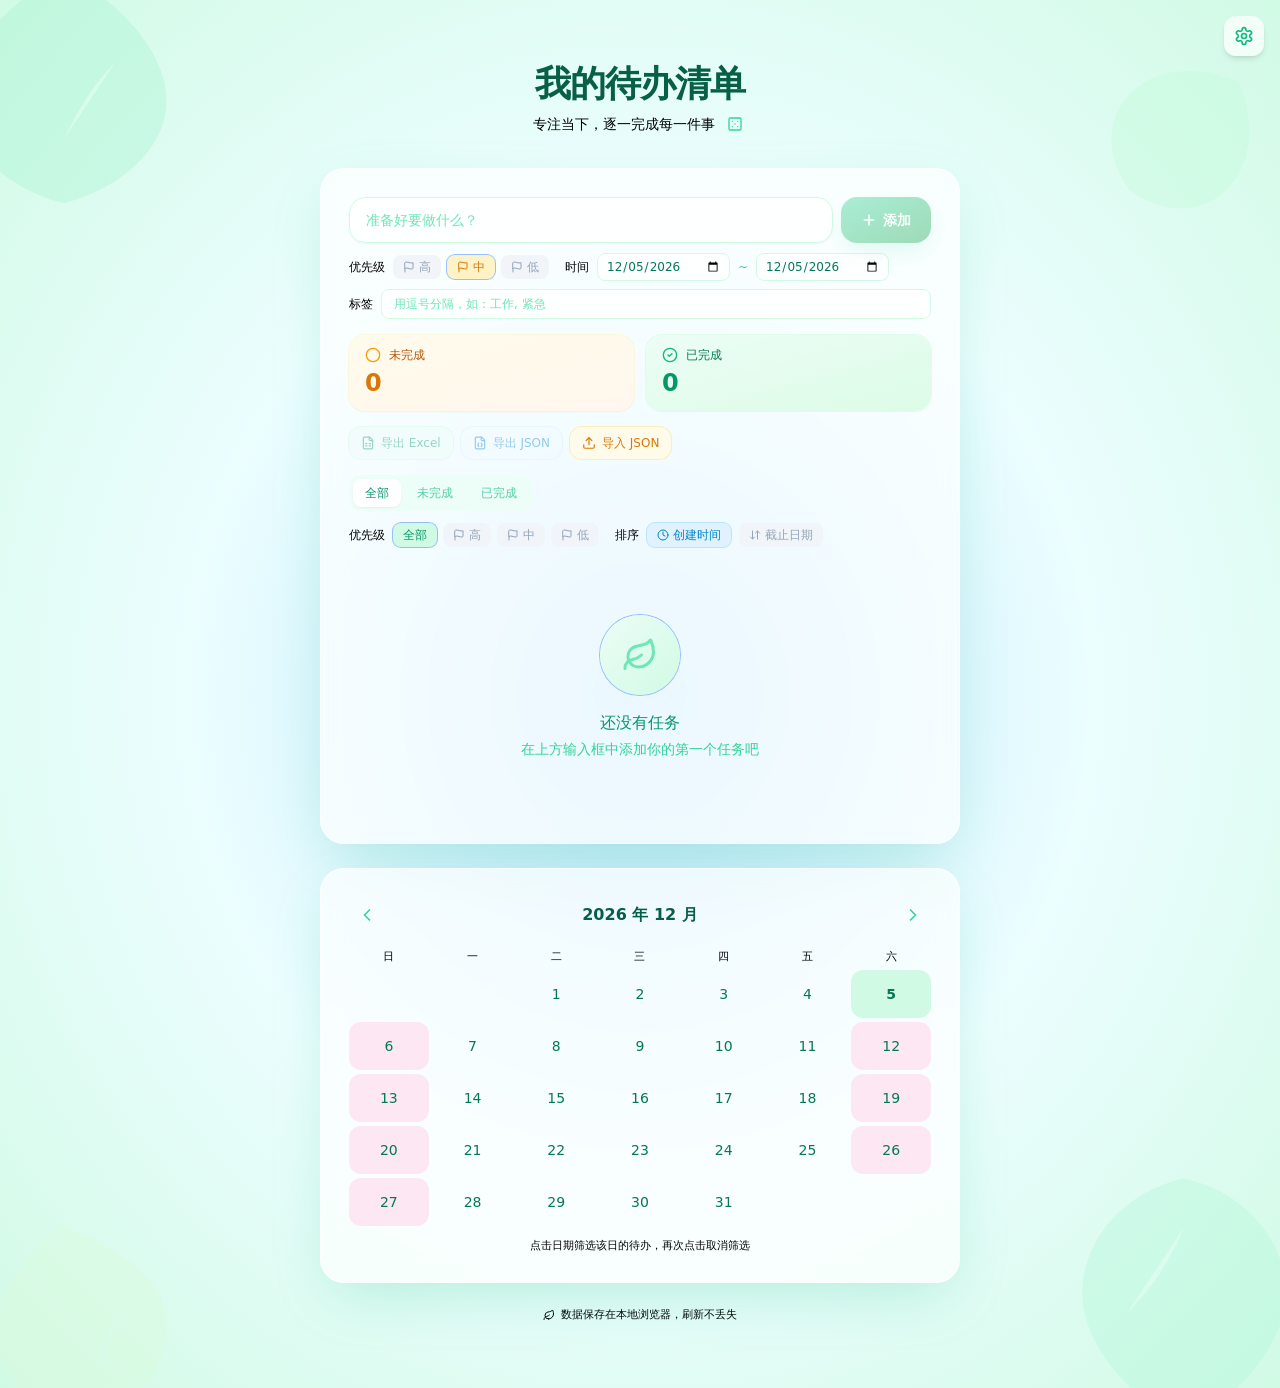
<file: tools/todo/index.html>
<!doctype html>
<html lang="zh-CN">
  <head>
    <meta charset="UTF-8" />
    <link rel="icon" type="image/svg+xml" href="./icon.svg" />
    <meta name="viewport" content="width=device-width, initial-scale=1.0" />
    <title>我的待办清单</title>
    <script type="module" crossorigin src="./assets/index-DAG-Lr17.js"></script>
    <link rel="stylesheet" crossorigin href="./assets/index-DuORZi49.css">
  </head>
  <body>
    <div id="root"></div>
  </body>
</html>
</file>
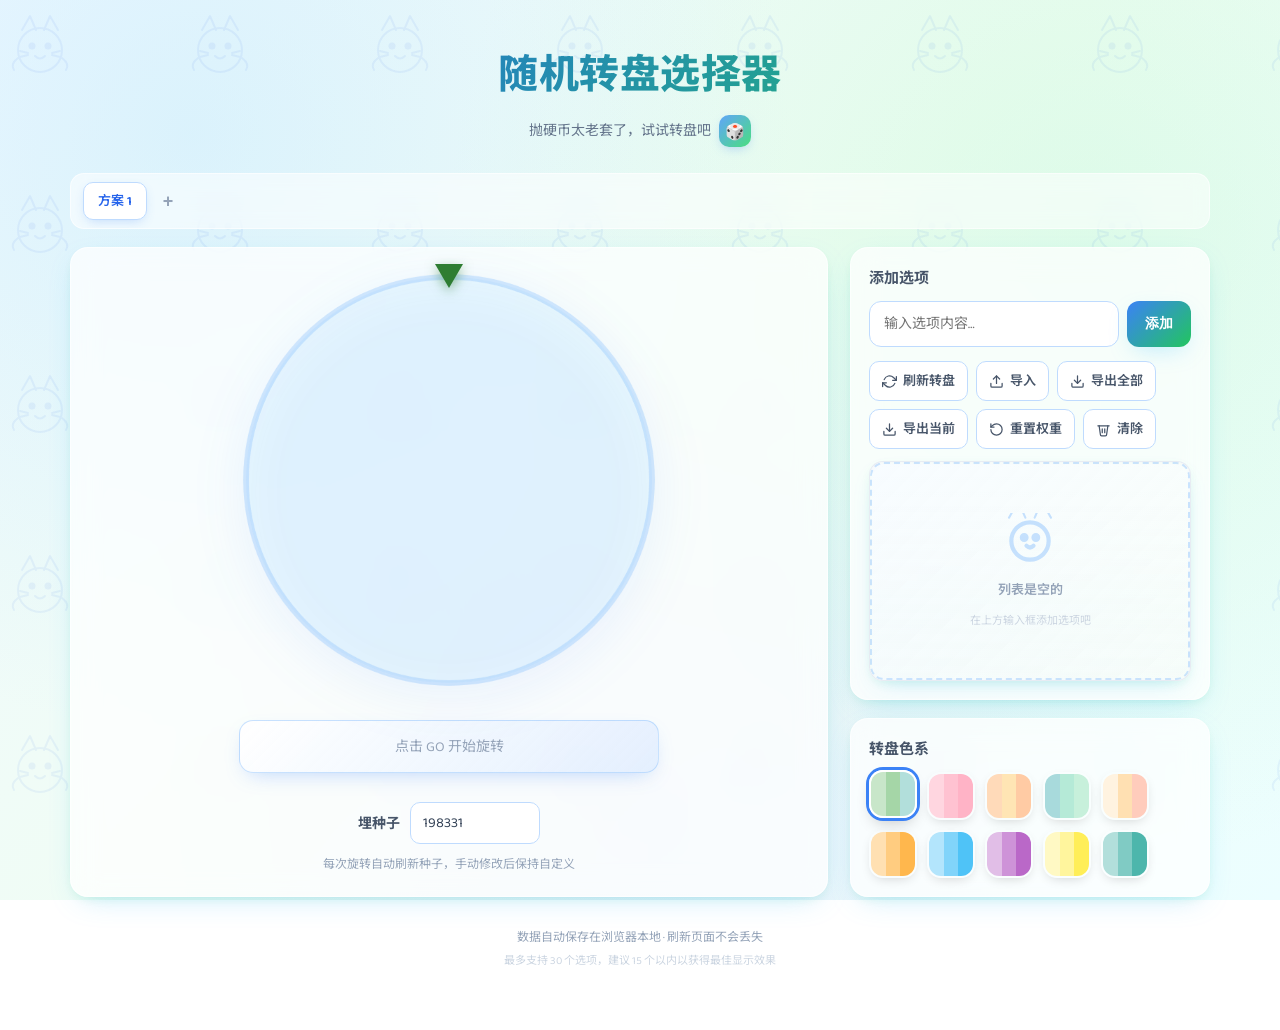
<file: tools/wheel/index.html>
<!DOCTYPE html>
<html lang="zh-CN">
<head>
<meta charset="UTF-8">
<meta name="viewport" content="width=device-width, initial-scale=1.0">
<title>随机转盘选择器</title>
<link rel="preconnect" href="https://fonts.googleapis.com">
<link rel="preconnect" href="https://fonts.gstatic.com" crossorigin>
<link href="https://fonts.googleapis.com/css2?family=Baloo+2:wght@400;500;600;700;800&family=Nunito:wght@400;600;700;800&family=Noto+Sans+SC:wght@400;500;700;900&family=ZCOOL+KuaiLe&display=swap" rel="stylesheet">
<style>
:root{
  --blue-50:#eff6ff; --blue-100:#dbeafe; --blue-200:#bfdbfe; --blue-300:#93c5fd;
  --blue-400:#60a5fa; --blue-500:#3b82f6; --blue-600:#2563eb; --blue-700:#1d4ed8;
  --green-50:#f0fdf4; --green-100:#dcfce7; --green-200:#bbf7d0; --green-300:#86efac;
  --green-400:#4ade80; --green-500:#22c55e; --green-600:#16a34a;
  --slate-50:#f8fafc; --slate-100:#f1f5f9; --slate-200:#e2e8f0; --slate-300:#cbd5e1;
  --slate-400:#94a3b8; --slate-500:#64748b; --slate-600:#475569; --slate-700:#334155;
  --shadow-soft: 0 8px 24px -8px rgba(56,189,248,.35);
  --radius: 18px;
}
*{box-sizing:border-box;margin:0;padding:0}
html,body{height:100%}
body{
  font-family:'Baloo 2','Noto Sans SC',system-ui,sans-serif;
  color:var(--slate-700);
  min-height:100vh;
  background:
    radial-gradient(circle at 15% 15%, rgba(186,230,253,.40), transparent 45%),
    radial-gradient(circle at 85% 25%, rgba(187,247,208,.35), transparent 50%),
    radial-gradient(circle at 50% 90%, rgba(196,181,253,.18), transparent 55%),
    linear-gradient(135deg,#f0f9ff 0%,#f0fdf4 50%,#ecfeff 100%);
  background-attachment:fixed;
  position:relative;
  overflow-x:hidden;
}
.cat-bg{
  position:fixed; inset:0; z-index:0; pointer-events:none; opacity:.07;
  background-image: url("data:image/svg+xml;utf8,<svg xmlns='http://www.w3.org/2000/svg' width='180' height='180' viewBox='0 0 180 180'><g fill='none' stroke='%232563eb' stroke-width='2' stroke-linecap='round' stroke-linejoin='round'><g transform='translate(40,50)'><path d='M-18 -20 L-10 -34 L-4 -20 M18 -20 L10 -34 L4 -20'/><circle cx='0' cy='0' r='22'/><circle cx='-8' cy='-4' r='2.5' fill='%232563eb'/><circle cx='8' cy='-4' r='2.5' fill='%232563eb'/><path d='M-5 6 Q0 11 5 6'/><path d='M-12 3 L-20 1 M-12 5 L-20 7 M12 3 L20 1 M12 5 L20 7'/><path d='M-22 8 Q-30 14 -26 20'/><path d='M22 8 Q30 14 26 20'/></g></g></svg>");
  background-size:180px 180px;
}
.app{position:relative;z-index:1;max-width:1180px;margin:0 auto;padding:24px 20px 60px}

/* Header */
header{text-align:center;padding:18px 8px 10px}
header h1{
  font-weight:800; font-size:clamp(26px,4vw,40px);
  background:linear-gradient(120deg,#2563eb,#22c55e);
  -webkit-background-clip:text; background-clip:text; color:transparent;
  letter-spacing:.5px;
}
header p{color:var(--slate-500);margin-top:6px;font-size:14px}

.wish-row{
  display:flex; align-items:center; justify-content:center; gap:8px;
  margin-top:6px;
}
#wishText{
  color:var(--slate-500); font-size:14px; cursor:default;
  max-width:420px; text-align:center; line-height:1.5;
  transition:color .2s;
}
#wishText:hover{color:var(--slate-600)}
.dice-btn{
  width:32px; height:32px; border:none; border-radius:10px; cursor:pointer;
  background:linear-gradient(135deg,var(--blue-400),var(--green-400));
  color:#fff; font-size:16px; display:flex; align-items:center; justify-content:center;
  transition:transform .2s cubic-bezier(.34,1.56,.64,1), box-shadow .2s;
  box-shadow:0 4px 12px -4px rgba(59,130,246,.4);
  flex-shrink:0;
}
.dice-btn:hover{transform:scale(1.15) rotate(15deg);box-shadow:0 8px 20px -4px rgba(59,130,246,.5)}
.dice-btn:active{transform:scale(.95)}

/* Tab bar */
.tab-bar{
  display:flex; align-items:center; gap:6px; margin-top:16px; margin-bottom:4px;
  padding:8px 12px; border-radius:14px;
  background:rgba(255,255,255,.55); backdrop-filter:blur(10px);
  border:1px solid rgba(255,255,255,.6);
  overflow-x:auto; scrollbar-width:thin; scrollbar-color:var(--blue-300) transparent;
}
.tab-bar::-webkit-scrollbar{height:4px}
.tab-bar::-webkit-scrollbar-thumb{background:var(--blue-300);border-radius:4px}
.tab{
  display:flex; align-items:center; gap:6px;
  padding:7px 14px; border-radius:10px; cursor:pointer;
  font-size:13px; font-weight:600; color:var(--slate-500);
  background:transparent; border:1.5px solid transparent;
  transition:all .2s; white-space:nowrap; flex-shrink:0;
  user-select:none;
}
.tab:hover{background:var(--blue-50);color:var(--slate-600)}
.tab.active{
  background:#fff; color:var(--blue-600);
  border-color:var(--blue-200);
  box-shadow:0 4px 12px -4px rgba(59,130,246,.3);
}
.tab .tab-close{
  width:16px; height:16px; border:none; background:transparent; cursor:pointer;
  color:var(--slate-400); font-size:14px; line-height:1; display:flex;
  align-items:center; justify-content:center; border-radius:4px;
  transition:all .15s; padding:0; margin-left:2px; flex-shrink:0;
}
.tab .tab-close:hover{background:#fee2e2;color:#ef4444}
.tab-add{
  width:30px; height:30px; border:none; border-radius:8px; cursor:pointer;
  background:transparent; color:var(--slate-400); font-size:18px; font-weight:700;
  display:flex; align-items:center; justify-content:center;
  transition:all .2s; flex-shrink:0;
}
.tab-add:hover{background:var(--blue-50);color:var(--blue-600)}

/* Layout */
.layout{
  display:grid; grid-template-columns: 1fr 360px; gap:22px; margin-top:18px;
  align-items:stretch;
}
@media (max-width:880px){ .layout{grid-template-columns:1fr; align-items:start} }

.card{
  background:rgba(255,255,255,.72);
  backdrop-filter:blur(14px);
  border:1px solid rgba(255,255,255,.6);
  border-radius:var(--radius);
  box-shadow: 0 10px 30px -12px rgba(56,189,248,.35), 0 4px 14px -6px rgba(34,197,94,.2);
  padding:18px;
  transition: box-shadow .3s ease;
}
.card:hover{
  box-shadow: 0 14px 38px -12px rgba(56,189,248,.42), 0 6px 18px -6px rgba(34,197,94,.25);
}

/* Wheel area */
.wheel-card{display:flex;flex-direction:column;align-items:center;justify-content:space-between;gap:14px;padding:22px 18px;height:100%}
.wheel-wrap{position:relative;width:100%;max-width:420px;aspect-ratio:1/1}
#wheelCanvas{width:100%;height:100%;display:block;filter:drop-shadow(0 12px 24px rgba(59,130,246,.3))}
.go-btn{
  position:absolute;top:50%;left:50%;transform:translate(-50%,-50%);
  width:74px;height:74px;border-radius:50%;border:none;cursor:pointer;
  font-family:'Baloo 2','Noto Sans SC',sans-serif;
  font-weight:800;font-size:22px;color:#fff;letter-spacing:1px;
  background:radial-gradient(circle at 30% 30%,#60a5fa,#2563eb);
  box-shadow:0 8px 22px -4px rgba(37,99,235,.6), inset 0 -3px 8px rgba(0,0,0,.15);
  transition:transform .2s ease, box-shadow .2s ease, opacity .3s ease;
  display:flex;align-items:center;justify-content:center;
}
.go-btn:hover{transform:translate(-50%,-50%) scale(1.08);box-shadow:0 12px 28px -4px rgba(37,99,235,.75)}
.go-btn:active{transform:translate(-50%,-50%) scale(.96)}
.go-btn.hidden{opacity:0;pointer-events:none;transform:translate(-50%,-50%) scale(.5)}
.go-btn.spinning{pointer-events:none;opacity:.6}
.go-btn::after{
  content:'';position:absolute;inset:-6px;border-radius:50%;
  border:2px solid rgba(96,165,250,.4);opacity:0;
  animation:goPulse 2s ease-in-out infinite;
}
.go-btn:not(.hidden):not(.spinning)::after{opacity:1}
@keyframes goPulse{0%,100%{transform:scale(1);opacity:.4}50%{transform:scale(1.15);opacity:0}}

.pointer{
  position:absolute;top:-6px;left:50%;transform:translateX(-50%);
  width:0;height:0;border-left:14px solid transparent;border-right:14px solid transparent;
  border-top:24px solid #1d4ed8;
  filter:drop-shadow(0 4px 6px rgba(29,78,216,.5));
  transition:border-top-color .3s ease, filter .3s ease;
  z-index:3;
}

/* Result */
.result{
  width:100%;max-width:420px;text-align:center;
  padding:14px 18px;border-radius:14px;
  background:linear-gradient(135deg,rgba(255,255,255,.85),rgba(219,234,254,.7));
  border:1px solid rgba(147,197,253,.5);
  box-shadow:0 8px 22px -10px rgba(59,130,246,.4);
  min-height:52px;display:flex;align-items:center;justify-content:center;
  transition:all .4s ease;
}
.result.idle{color:var(--slate-400);font-size:14px}
.result.win{font-family:'ZCOOL KuaiLe','Noto Sans SC',sans-serif;font-weight:400;font-size:24px;color:#1a1a1a;animation:pop .5s ease}
@keyframes pop{0%{transform:scale(.85)}60%{transform:scale(1.06)}100%{transform:scale(1)}}

/* Seed row */
.seed-row{display:flex;gap:10px;align-items:center;justify-content:center;width:100%;max-width:420px;flex-wrap:wrap}
.seed-row label{font-weight:700;color:var(--slate-600);font-size:14px}
#seedInput{
  width:130px;padding:9px 12px;border-radius:10px;border:1.5px solid var(--blue-200);
  background:#fff;color:var(--slate-700);font-size:14px;font-family:inherit;
  outline:none;transition:border .2s, box-shadow .2s;
}
#seedInput:focus{border-color:var(--blue-400);box-shadow:0 0 0 4px rgba(96,165,250,.2)}
.seed-tip{font-size:12px;color:var(--slate-400);width:100%;text-align:center}

/* Right panel */
.panel{display:flex;flex-direction:column;gap:18px;height:100%}
.panel .card:first-child{flex:1;display:flex;flex-direction:column;min-height:0}
.panel .card:last-child{flex-shrink:0}
.section-title{font-weight:700;color:var(--slate-600);font-size:15px;margin-bottom:10px;display:flex;align-items:center;gap:8px}

.input-row{display:flex;gap:8px;margin-bottom:14px}
#itemInput{
  flex:1;padding:11px 14px;border-radius:12px;border:1.5px solid var(--blue-200);
  background:#fff;font-size:14px;font-family:inherit;outline:none;
  transition:border .2s, box-shadow .2s;
}
#itemInput:focus{border-color:var(--blue-400);box-shadow:0 0 0 4px rgba(96,165,250,.18)}
.add-btn{
  padding:11px 18px;border:none;border-radius:12px;cursor:pointer;
  background:linear-gradient(135deg,#3b82f6,#22c55e);color:#fff;font-weight:700;font-size:14px;
  box-shadow:var(--shadow-soft);transition:transform .15s, box-shadow .2s;white-space:nowrap;
}
.add-btn:hover{transform:translateY(-2px);box-shadow:0 14px 30px -10px rgba(34,197,94,.5)}
.add-btn:active{transform:translateY(0)}

.list-toolbar{display:flex;gap:8px;flex-wrap:wrap;margin-bottom:12px}
.tool-btn{
  padding:8px 12px;border:1.5px solid var(--blue-200);border-radius:10px;cursor:pointer;
  background:#fff;color:var(--slate-600);font-weight:600;font-size:13px;font-family:inherit;
  display:inline-flex;align-items:center;gap:6px;transition:all .2s;
}
.tool-btn:hover{border-color:var(--blue-400);color:var(--blue-600);transform:translateY(-1px);box-shadow:0 6px 14px -6px rgba(59,130,246,.4)}
.tool-btn.danger:hover{border-color:#fca5a5;color:#ef4444;box-shadow:0 6px 14px -6px rgba(239,68,68,.4)}
.tool-btn svg{width:15px;height:15px}

.list-box{
  flex:1; min-height:220px;
  border-radius:14px;background:linear-gradient(180deg,#fff,rgba(248,250,252,.6));
  box-shadow:
    inset 0 1px 3px rgba(0,0,0,.04),
    0 10px 24px -12px rgba(56,189,248,.35),
    0 4px 12px -4px rgba(34,197,94,.15);
  border:1px solid rgba(226,232,240,.8);
  overflow:hidden;
  position:relative;
  transition: box-shadow .3s ease;
}
.list-box:hover{
  box-shadow:
    inset 0 1px 3px rgba(0,0,0,.04),
    0 14px 32px -12px rgba(56,189,248,.45),
    0 6px 16px -4px rgba(34,197,94,.2);
}
.list{
  list-style:none;max-height:340px;overflow-y:auto;overflow-x:hidden;
  scrollbar-width:thin;scrollbar-color:var(--blue-300) transparent;
}
.list::-webkit-scrollbar{width:6px}
.list::-webkit-scrollbar-thumb{background:var(--blue-300);border-radius:6px}
.list-item{
  display:flex;align-items:center;gap:8px;padding:11px 14px;
  border-bottom:1px solid var(--slate-100);transition:background .15s, transform .15s;
  animation:slideIn .25s ease;
}
@keyframes slideIn{from{opacity:0;transform:translateX(-8px)}to{opacity:1;transform:translateX(0)}}
.list-item:hover{background:var(--blue-50);transform:translateX(2px)}
.list-item:last-child{border-bottom:none}
.item-text{flex:1;font-size:14px;color:var(--slate-700);overflow:hidden;text-overflow:ellipsis;white-space:nowrap}
.item-edit{
  flex:1;font-size:14px;padding:6px 8px;border:1.5px solid var(--blue-300);border-radius:8px;
  outline:none;font-family:inherit;background:#fff;color:var(--slate-700);
}
.item-prob{
  font-size:11px; color:var(--slate-400); font-weight:600; white-space:nowrap; flex-shrink:0;
}
.weight-input{
  width:54px; padding:5px 4px; border-radius:8px; border:1.5px solid var(--blue-200);
  background:#fff; font-size:13px; font-family:inherit; text-align:center;
  outline:none; transition:border .2s, box-shadow .2s; flex-shrink:0;
  color:var(--slate-600); font-weight:600;
}
.weight-input:focus{border-color:var(--blue-400);box-shadow:0 0 0 3px rgba(96,165,250,.18)}
.weight-input::-webkit-inner-spin-button{opacity:1}
.icon-btn{
  border:none;background:transparent;cursor:pointer;padding:6px;border-radius:8px;
  color:var(--slate-400);display:flex;align-items:center;justify-content:center;
  transition:all .15s;flex-shrink:0;
}
.icon-btn:hover{background:var(--blue-100);color:var(--blue-600);transform:scale(1.15)}
.icon-btn.del:hover{background:#fee2e2;color:#ef4444}
.icon-btn svg{width:16px;height:16px}

/* Empty list state */
.empty-state{
  position:absolute; inset:0;
  display:flex;flex-direction:column;align-items:center;justify-content:center;
  gap:10px; padding:20px; text-align:center;
  border-radius:14px;
  background:linear-gradient(135deg, rgba(240,249,255,.5), rgba(240,253,244,.4));
  border:2px dashed rgba(147,197,253,.45);
  pointer-events:none;
}
.empty-state .cat-icon{
  width:56px;height:56px;opacity:.5;
  animation:float 3s ease-in-out infinite;
}
@keyframes float{0%,100%{transform:translateY(0)}50%{transform:translateY(-8px)}}
.empty-state .empty-text{
  font-size:13px;color:var(--slate-400);font-weight:600;
  animation:fadePulse 2.5s ease-in-out infinite;
}
@keyframes fadePulse{0%,100%{opacity:.5}50%{opacity:.85}}
.empty-state .empty-sub{font-size:11px;color:var(--slate-300)}

/* Color presets */
.presets{display:flex;flex-wrap:wrap;gap:10px}
.preset{
  width:48px;height:48px;border-radius:14px;cursor:pointer;border:2px solid transparent;
  box-shadow:0 4px 12px -4px rgba(0,0,0,.18);transition:transform .2s cubic-bezier(.34,1.56,.64,1), border .2s, box-shadow .2s;
  position:relative;overflow:hidden;
}
.preset:hover{transform:translateY(-4px) scale(1.08);box-shadow:0 12px 20px -4px rgba(0,0,0,.22)}
.preset.active{border-color:#fff;box-shadow:0 0 0 3px var(--blue-500),0 8px 16px -4px rgba(0,0,0,.22);transform:translateY(-2px)}
.preset .swatches{display:flex;width:100%;height:100%}
.preset .swatches span{flex:1}
.preset .label{
  position:absolute;bottom:-18px;left:50%;transform:translateX(-50%);
  font-size:10px;color:var(--slate-500);white-space:nowrap;opacity:0;transition:opacity .2s, bottom .2s;
}
.preset:hover .label{opacity:1;bottom:-20px}

/* Toast */
.toast{
  position:fixed;bottom:24px;left:50%;transform:translateX(-50%) translateY(20px);
  background:rgba(30,41,59,.92);color:#fff;padding:11px 20px;border-radius:12px;font-size:14px;
  box-shadow:0 10px 30px -8px rgba(0,0,0,.4);opacity:0;pointer-events:none;
  transition:all .3s ease;z-index:50;
}
.toast.show{opacity:1;transform:translateX(-50%) translateY(0)}

.hidden-file{display:none}

footer{text-align:center;margin-top:30px;color:var(--slate-400);font-size:12px}
footer .limit-note{display:block;margin-top:4px;font-size:11px;color:var(--slate-300)}

/* Wish edit input */
.wish-input{
  font-size:14px; color:var(--slate-600); border:1.5px solid var(--blue-300);
  border-radius:8px; padding:4px 10px; outline:none; font-family:inherit;
  background:#fff; text-align:center; max-width:380px;
}
</style>
</head>
<body>
<div class="cat-bg"></div>
<div class="app">
  <header>
    <h1>随机转盘选择器</h1>
    <div class="wish-row">
      <span id="wishText"></span>
      <button class="dice-btn" id="diceBtn" title="切换许愿">&#x1F3B2;</button>
    </div>
  </header>

  <!-- Tab bar -->
  <div class="tab-bar" id="tabBar"></div>

  <div class="layout">
    <!-- Wheel -->
    <div class="card wheel-card">
      <div class="wheel-wrap">
        <div class="pointer"></div>
        <canvas id="wheelCanvas" width="600" height="600"></canvas>
        <button id="goBtn" class="go-btn hidden" aria-label="开始旋转">GO</button>
      </div>
      <div id="result" class="result idle">点击 GO 开始旋转</div>
      <div class="seed-row">
        <label for="seedInput">埋种子</label>
        <input id="seedInput" type="number" placeholder="随机数字" autocomplete="off">
        <div class="seed-tip">每次旋转自动刷新种子，手动修改后保持自定义</div>
      </div>
    </div>

    <!-- Panel -->
    <div class="panel">
      <div class="card">
        <div class="section-title">添加选项</div>
        <div class="input-row">
          <input id="itemInput" type="text" placeholder="输入选项内容…" maxlength="40">
          <button class="add-btn" id="addBtn">添加</button>
        </div>
        <div class="list-toolbar">
          <button class="tool-btn" id="refreshBtn" title="把列表排布到转盘">
            <svg viewBox="0 0 24 24" fill="none" stroke="currentColor" stroke-width="2" stroke-linecap="round" stroke-linejoin="round"><polyline points="23 4 23 10 17 10"/><polyline points="1 20 1 14 7 14"/><path d="M3.51 9a9 9 0 0 1 14.85-3.36L23 10M1 14l4.64 4.36A9 9 0 0 0 20.49 15"/></svg>
            刷新转盘
          </button>
          <button class="tool-btn" id="importBtn">
            <svg viewBox="0 0 24 24" fill="none" stroke="currentColor" stroke-width="2" stroke-linecap="round" stroke-linejoin="round"><path d="M21 15v4a2 2 0 0 1-2 2H5a2 2 0 0 1-2-2v-4"/><polyline points="17 8 12 3 7 8"/><line x1="12" y1="3" x2="12" y2="15"/></svg>
            导入
          </button>
          <button class="tool-btn" id="exportAllBtn">
            <svg viewBox="0 0 24 24" fill="none" stroke="currentColor" stroke-width="2" stroke-linecap="round" stroke-linejoin="round"><path d="M21 15v4a2 2 0 0 1-2 2H5a2 2 0 0 1-2-2v-4"/><polyline points="7 10 12 15 17 10"/><line x1="12" y1="15" x2="12" y2="3"/></svg>
            导出全部
          </button>
          <button class="tool-btn" id="exportCurBtn">
            <svg viewBox="0 0 24 24" fill="none" stroke="currentColor" stroke-width="2" stroke-linecap="round" stroke-linejoin="round"><path d="M21 15v4a2 2 0 0 1-2 2H5a2 2 0 0 1-2-2v-4"/><polyline points="7 10 12 15 17 10"/><line x1="12" y1="15" x2="12" y2="3"/></svg>
            导出当前
          </button>
          <button class="tool-btn" id="resetWeightBtn" title="所有选项权重恢复为1">
            <svg viewBox="0 0 24 24" fill="none" stroke="currentColor" stroke-width="2" stroke-linecap="round" stroke-linejoin="round"><path d="M3 12a9 9 0 1 0 9-9 9.75 9.75 0 0 0-6.74 2.74L3 8"/><path d="M3 3v5h5"/></svg>
            重置权重
          </button>
          <button class="tool-btn danger" id="clearBtn">
            <svg viewBox="0 0 24 24" fill="none" stroke="currentColor" stroke-width="2" stroke-linecap="round" stroke-linejoin="round"><polyline points="3 6 5 6 21 6"/><path d="M19 6l-2 14a2 2 0 0 1-2 2H9a2 2 0 0 1-2-2L5 6"/><path d="M10 11v6M14 11v6"/></svg>
            清除
          </button>
        </div>
        <div class="list-box">
          <ul id="itemList" class="list"></ul>
          <div class="empty-state" id="emptyState">
            <svg class="cat-icon" viewBox="0 0 24 24" fill="none" stroke="#93c5fd" stroke-width="1.8" stroke-linecap="round" stroke-linejoin="round">
              <path d="M-18 -20 L-10 -34 L-4 -20 M18 -20 L10 -34 L4 -20" transform="translate(12,12) scale(.5)"/>
              <circle cx="12" cy="12" r="8"/>
              <circle cx="9.5" cy="10.5" r="1" fill="#93c5fd"/>
              <circle cx="14.5" cy="10.5" r="1" fill="#93c5fd"/>
              <path d="M10.5 14 Q12 15.5 13.5 14"/>
            </svg>
            <div class="empty-text">列表是空的</div>
            <div class="empty-sub">在上方输入框添加选项吧</div>
          </div>
        </div>
      </div>

      <div class="card">
        <div class="section-title">转盘色系</div>
        <div class="presets" id="presets"></div>
      </div>
    </div>
  </div>

  <footer>
    数据自动保存在浏览器本地 · 刷新页面不会丢失
    <span class="limit-note">最多支持 30 个选项，建议 15 个以内以获得最佳显示效果</span>
  </footer>
</div>

<input type="file" id="fileInput" class="hidden-file" accept="application/json,.json">
<div class="toast" id="toast"></div>

<script>
/* ==================== Wishes (50 mixed) ==================== */
const WISHES = [
  "转完这圈，答案自然来",
  "天意不可违，转盘说了算",
  "命运的齿轮已经开始转动",
  "让宇宙替你做选择",
  "选择困难症？不存在的",
  "命运之轮，转动吧！",
  "一切安排都是最好的安排",
  "相信转盘，就像相信自己",
  "转就对了，别想太多",
  "今天的选择，明天的故事",
  "转盘说啥就是啥，绝不反悔",
  "宇宙已收到你的请求",
  "冥冥之中自有定数",
  "转一下，烦恼少一半",
  "这个选择会改变你的一生（大概）",
  "转盘不会骗人，骗人的是你自己",
  "闭眼转，更刺激",
  "命运的指针正在校准",
  "别犹豫，转！",
  "选择没有对错，只有结果不同",
  "让概率论替你纠结",
  "这一转，值了",
  "答案就在转盘上",
  "转完这个，今天就不纠结了",
  "选择困难症的终极解药",
  "抛硬币太老套了，试试转盘吧",
  "转盘之神正在思考",
  "这次的结果，我说了算（才怪）",
  "命运正在加载中...",
  "转盘的旨意，不可违抗",
  "好运正在派送中",
  "相信科学，也相信运气",
  "这个转盘比你更懂你",
  "转一转，豁然开朗",
  "结果不重要，开心就好",
  "该来的总会来",
  "别想了，转吧",
  "你的直觉和转盘谁更准？",
  "转完这圈，世界就清晰了",
  "选择这件事，交给天意",
  "转盘已就位，请下旨",
  "命运的快递到了",
  "这一转，稳了",
  "风水轮流转，今天到你家",
  "运气守恒定律生效中",
  "转！别怂！",
  "纠结五分钟，不如转一下",
  "答案已经在路上了",
  "宇宙给了50种说法，你选了这一种",
  "转盘：我的地盘听我的"
];

/* ==================== Macaron color presets ==================== */
const PRESETS = {
  matcha:  { name:'抹茶', colors:['#C8E6C9','#A5D6A7','#B2DFDB','#95D5B2','#C5E1A5','#DCEDC8'], bg:'linear-gradient(135deg,#E8F5E9,#C8E6C9)', go:'radial-gradient(circle at 30% 30%,#A5D6A7,#2E7D32)' },
  sakura:  { name:'樱花', colors:['#FFD6E0','#FFC2D1','#FFB3C6','#FF8FAB','#FFB5A7','#FCD5CE'], bg:'linear-gradient(135deg,#FFF0F3,#FFD6E0)', go:'radial-gradient(circle at 30% 30%,#FFB3C6,#D81B60)' },
  peach:   { name:'蜜桃', colors:['#FFDAB9','#FFE5B4','#FFCBA4','#FFD6A5','#FFE4C4','#FAE3D9'], bg:'linear-gradient(135deg,#FFF3E0,#FFE5B4)', go:'radial-gradient(circle at 30% 30%,#FFCBA4,#E65100)' },
  seashell:{ name:'海盐', colors:['#A8DADC','#B5EAD7','#C7F0DB','#A0E7E5','#B4E4D6','#95D5B2'], bg:'linear-gradient(135deg,#E0F7FA,#B5EAD7)', go:'radial-gradient(circle at 30% 30%,#A0E7E5,#00838F)' },
  cream:   { name:'奶油', colors:['#FFF3E0','#FFE0B2','#FFCCBC','#FFF9C4','#F0F4C3','#FFFDE7'], bg:'linear-gradient(135deg,#FFFDE7,#FFF3E0)', go:'radial-gradient(circle at 30% 30%,#FFE0B2,#F57F17)' },
  caramel: { name:'焦糖', colors:['#FFE0B2','#FFCC80','#FFB74D','#FFA726','#FFE4B5','#F5DEB3'], bg:'linear-gradient(135deg,#FFF3E0,#FFE0B2)', go:'radial-gradient(circle at 30% 30%,#FFB74D,#BF360C)' },
  ocean:   { name:'海洋', colors:['#B3E5FC','#81D4FA','#4FC3F7','#29B6F6','#90CAF9','#BBDEFB'], bg:'linear-gradient(135deg,#E1F5FE,#B3E5FC)', go:'radial-gradient(circle at 30% 30%,#4FC3F7,#01579B)' },
  grape:   { name:'葡萄', colors:['#E1BEE7','#CE93D8','#BA68C8','#AB47BC','#F8BBD0','#F3E5F5'], bg:'linear-gradient(135deg,#F3E5F5,#E1BEE7)', go:'radial-gradient(circle at 30% 30%,#BA68C8,#6A1B9A)' },
  lemon:   { name:'柠檬', colors:['#FFF9C4','#FFF59D','#FFEE58','#FFF176','#FDD835','#FFFDE7'], bg:'linear-gradient(135deg,#FFFDE7,#FFF9C4)', go:'radial-gradient(circle at 30% 30%,#FFEE58,#F9A825)' },
  mint:    { name:'薄荷', colors:['#B2DFDB','#80CBC4','#4DB6AC','#26A69A','#B2DFDB','#E0F2F1'], bg:'linear-gradient(135deg,#E0F2F1,#B2DFDB)', go:'radial-gradient(circle at 30% 30%,#4DB6AC,#00695C)' }
};

/* ==================== Constants ==================== */
const STORAGE_KEY = 'wheelSelector.data.v2';
const OLD_STORAGE_KEY = 'wheelSelector.items.v1';
const OLD_PRESET_KEY = 'wheelSelector.preset.v1';
const MAX_ITEMS = 30;
const MIN_ANGLE_FOR_TEXT = 10; // degrees

/* ==================== Data Model ==================== */
function createDefaultConfig(name){
  return {
    name: name || '方案 1',
    items: [],        // {text: string, weight: number}[]
    colorPreset: 'matcha',
    seed: Math.floor(Math.random() * 1000000) + 1,
    wish: WISHES[Math.floor(Math.random() * WISHES.length)]
  };
}

function loadAppData(){
  // Try new format first
  try{
    const raw = localStorage.getItem(STORAGE_KEY);
    if(raw){
      const data = JSON.parse(raw);
      if(data && Array.isArray(data.configs) && data.configs.length > 0){
        // Validate each config
        data.configs.forEach((c, i) => {
          if(!c.name) c.name = '方案 ' + (i+1);
          if(!Array.isArray(c.items)) c.items = [];
          c.items = c.items.map(it => {
            if(typeof it === 'string') return {text: it, weight: 1};
            return {text: String(it.text||''), weight: Math.max(1, Math.min(99, parseInt(it.weight)||1))};
          }).filter(it => it.text);
          if(!PRESETS[c.colorPreset]) c.colorPreset = 'matcha';
          if(!c.seed) c.seed = Math.floor(Math.random() * 1000000) + 1;
          if(!c.wish) c.wish = WISHES[Math.floor(Math.random() * WISHES.length)];
        });
        if(typeof data.activeIndex !== 'number' || data.activeIndex >= data.configs.length || data.activeIndex < 0){
          data.activeIndex = 0;
        }
        return data;
      }
    }
  }catch(e){}

  // Migrate from old format
  const oldItems = migrateOldData();
  const cfg = createDefaultConfig('方案 1');
  cfg.items = oldItems;
  // Migrate old preset
  try{
    const oldPreset = localStorage.getItem(OLD_PRESET_KEY);
    if(oldPreset && PRESETS[oldPreset]) cfg.colorPreset = oldPreset;
  }catch(e){}
  return { configs: [cfg], activeIndex: 0 };
}

function migrateOldData(){
  try{
    const raw = localStorage.getItem(OLD_STORAGE_KEY);
    if(!raw) return [];
    const arr = JSON.parse(raw);
    if(Array.isArray(arr)){
      return arr.map(x => {
        if(typeof x === 'string') return {text: x, weight: 1};
        if(x && typeof x === 'object') return {text: String(x.text||''), weight: Math.max(1, Math.min(99, parseInt(x.weight)||1))};
        return null;
      }).filter(Boolean).slice(0, MAX_ITEMS);
    }
  }catch(e){}
  return [];
}

function saveAppData(){
  localStorage.setItem(STORAGE_KEY, JSON.stringify(appData));
}

let appData = loadAppData();

/* ==================== Helpers ==================== */
function getConfig(){ return appData.configs[appData.activeIndex]; }
function getItems(){ return getConfig().items; }

/* ==================== DOM ==================== */
const $ = id => document.getElementById(id);
const canvas = $('wheelCanvas');
const ctx = canvas.getContext('2d');
const goBtn = $('goBtn');
const result = $('result');
const seedInput = $('seedInput');
const itemList = $('itemList');
const itemInput = $('itemInput');
const toastEl = $('toast');
const emptyState = $('emptyState');
const tabBar = $('tabBar');
const wishText = $('wishText');

/* ==================== Seed state ==================== */
let lastUsedSeed = null;  // tracks the seed used in the last spin
let seedManuallyChanged = false;

seedInput.addEventListener('input', ()=>{ seedManuallyChanged = true; });
seedInput.addEventListener('focus', ()=>{ seedManuallyChanged = true; });

/* ==================== Toast ==================== */
let toastTimer;
function toast(msg){
  toastEl.textContent = msg;
  toastEl.classList.add('show');
  clearTimeout(toastTimer);
  toastTimer = setTimeout(()=>toastEl.classList.remove('show'), 2200);
}

/* ==================== Tab Bar ==================== */
function renderTabs(){
  tabBar.innerHTML = '';
  appData.configs.forEach((cfg, i) => {
    const tab = document.createElement('div');
    tab.className = 'tab' + (i === appData.activeIndex ? ' active' : '');

    const nameSpan = document.createElement('span');
    nameSpan.textContent = cfg.name;
    nameSpan.className = 'tab-name';

    tab.appendChild(nameSpan);

    // Close button (hide if only 1 config)
    if(appData.configs.length > 1){
      const closeBtn = document.createElement('button');
      closeBtn.className = 'tab-close';
      closeBtn.innerHTML = '&times;';
      closeBtn.onclick = (e) => { e.stopPropagation(); deleteConfig(i); };
      tab.appendChild(closeBtn);
    }

    // Click to switch
    tab.onclick = () => {
      if(i !== appData.activeIndex){
        appData.activeIndex = i;
        saveAppData();
        switchConfig();
      }
    };

    // Double-click to rename
    tab.addEventListener('dblclick', (e) => {
      e.preventDefault();
      const input = document.createElement('input');
      input.type = 'text';
      input.value = cfg.name;
      input.maxLength = 20;
      input.style.cssText = 'width:80px;padding:2px 6px;border:1.5px solid var(--blue-300);border-radius:6px;font-size:13px;font-family:inherit;outline:none;';
      tab.replaceChild(input, nameSpan);
      input.focus();
      input.select();
      const commit = () => {
        const v = input.value.trim();
        if(v) cfg.name = v;
        saveAppData();
        renderTabs();
      };
      input.onblur = commit;
      input.onkeydown = ev => { if(ev.key === 'Enter') input.blur(); if(ev.key === 'Escape'){ input.value = cfg.name; input.blur(); } };
    });

    tabBar.appendChild(tab);
  });

  // Add button
  const addBtn = document.createElement('button');
  addBtn.className = 'tab-add';
  addBtn.textContent = '+';
  addBtn.title = '新增方案';
  addBtn.onclick = addConfig;
  tabBar.appendChild(addBtn);
}

function addConfig(){
  const n = appData.configs.length + 1;
  const cfg = createDefaultConfig('方案 ' + n);
  appData.configs.push(cfg);
  appData.activeIndex = appData.configs.length - 1;
  saveAppData();
  switchConfig();
  toast('已新增方案「' + cfg.name + '」');
}

function deleteConfig(index){
  if(appData.configs.length <= 1){ toast('至少保留一个方案'); return; }
  const name = appData.configs[index].name;
  if(!confirm('确定删除方案「' + name + '」吗？')) return;
  appData.configs.splice(index, 1);
  if(appData.activeIndex >= appData.configs.length) appData.activeIndex = appData.configs.length - 1;
  saveAppData();
  switchConfig();
  toast('已删除方案「' + name + '」');
}

function switchConfig(){
  const cfg = getConfig();
  // Load config state
  seedInput.value = cfg.seed;
  lastUsedSeed = cfg.seed;
  seedManuallyChanged = false;
  currentPreset = cfg.colorPreset;
  currentWish = cfg.wish;
  rotation = 0;
  spinning = false;
  lastWinnerIndex = -1;

  renderTabs();
  renderList();
  renderPresets();
  applyPresetTheme();
  drawWheel();
  renderWish();

  result.className = 'result idle';
  result.textContent = '点击 GO 开始旋转';
  result.style.background = '';
}

/* ==================== Wish System ==================== */
let currentWish = getConfig().wish;
let wishEditing = false;

function renderWish(){
  wishText.textContent = currentWish;
  wishText.title = '双击可自定义（仅本次有效）';
}

$('diceBtn').onclick = () => {
  let next;
  do { next = WISHES[Math.floor(Math.random() * WISHES.length)]; } while(next === currentWish && WISHES.length > 1);
  currentWish = next;
  getConfig().wish = currentWish;
  saveAppData();
  renderWish();
  // Dice animation
  const btn = $('diceBtn');
  btn.style.transform = 'scale(1.3) rotate(360deg)';
  setTimeout(()=>{ btn.style.transform = ''; }, 350);
};

wishText.addEventListener('dblclick', handleWishDblClick);

function handleWishDblClick(){
  if(wishEditing) return;
  wishEditing = true;
  const el = $('wishText');
  const input = document.createElement('input');
  input.type = 'text';
  input.className = 'wish-input';
  input.value = currentWish;
  input.maxLength = 50;
  el.replaceWith(input);
  input.focus();
  input.select();
  const commit = () => {
    const v = input.value.trim();
    if(v) currentWish = v; // Don't save to config, just session
    wishEditing = false;
    const span = document.createElement('span');
    span.id = 'wishText';
    span.textContent = currentWish;
    span.title = '双击可自定义（仅本次有效）';
    input.replaceWith(span);
    rebindWishSpan();
  };
  input.onblur = commit;
  input.onkeydown = ev => { if(ev.key === 'Enter') input.blur(); };
}

function rebindWishSpan(){
  const el = $('wishText');
  if(!el) return;
  el.addEventListener('dblclick', handleWishDblClick);
}

/* ==================== List Rendering ==================== */
function renderList(){
  const items = getItems();
  const totalWeight = items.reduce((s, it) => s + it.weight, 0);
  itemList.innerHTML = '';
  items.forEach((item, i) => {
    const li = document.createElement('li');
    li.className = 'list-item';

    // Text
    const span = document.createElement('span');
    span.className = 'item-text';
    span.textContent = item.text;
    span.title = item.text;

    // Probability
    const prob = document.createElement('span');
    prob.className = 'item-prob';
    prob.textContent = totalWeight > 0 ? Math.round(item.weight / totalWeight * 100) + '%' : '0%';

    // Weight input
    const wInput = document.createElement('input');
    wInput.type = 'number';
    wInput.className = 'weight-input';
    wInput.min = 1;
    wInput.max = 99;
    wInput.step = 1;
    wInput.value = item.weight;
    wInput.title = '权重 (1~99)';
    wInput.onchange = () => {
      let v = parseInt(wInput.value) || 1;
      v = Math.max(1, Math.min(99, v));
      wInput.value = v;
      items[i].weight = v;
      saveAppData();
      updateProbabilities();
      drawWheel();
    };

    // Edit button
    const editBtn = document.createElement('button');
    editBtn.className = 'icon-btn';
    editBtn.title = '编辑';
    editBtn.innerHTML = '<svg viewBox="0 0 24 24" fill="none" stroke="currentColor" stroke-width="2" stroke-linecap="round" stroke-linejoin="round"><path d="M11 4H4a2 2 0 0 0-2 2v14a2 2 0 0 0 2 2h14a2 2 0 0 0 2-2v-7"/><path d="M18.5 2.5a2.121 2.121 0 0 1 3 3L12 15l-4 1 1-4 9.5-9.5z"/></svg>';
    editBtn.onclick = () => startEdit(li, i, span);

    // Delete button
    const delBtn = document.createElement('button');
    delBtn.className = 'icon-btn del';
    delBtn.title = '删除';
    delBtn.innerHTML = '<svg viewBox="0 0 24 24" fill="none" stroke="currentColor" stroke-width="2" stroke-linecap="round" stroke-linejoin="round"><polyline points="3 6 5 6 21 6"/><path d="M19 6l-2 14a2 2 0 0 1-2 2H9a2 2 0 0 1-2-2L5 6"/></svg>';
    delBtn.onclick = () => { items.splice(i, 1); saveAppData(); renderList(); drawWheel(); };

    li.appendChild(span);
    li.appendChild(prob);
    li.appendChild(wInput);
    li.appendChild(editBtn);
    li.appendChild(delBtn);
    itemList.appendChild(li);
  });
  emptyState.style.display = items.length === 0 ? 'flex' : 'none';
  updateGoVisibility();
}

function updateProbabilities(){
  const items = getItems();
  const totalWeight = items.reduce((s, it) => s + it.weight, 0);
  const probEls = itemList.querySelectorAll('.item-prob');
  probEls.forEach((el, i) => {
    if(i < items.length){
      el.textContent = totalWeight > 0 ? Math.round(items[i].weight / totalWeight * 100) + '%' : '0%';
    }
  });
}

function startEdit(li, index, span){
  const items = getItems();
  const input = document.createElement('input');
  input.className = 'item-edit';
  input.value = items[index].text;
  input.maxLength = 40;
  li.replaceChild(input, span);
  input.focus();
  input.select();
  const commit = () => {
    const v = input.value.trim();
    if(v){ items[index].text = v; saveAppData(); }
    renderList(); drawWheel();
  };
  input.onblur = commit;
  input.onkeydown = e => { if(e.key === 'Enter') input.blur(); };
}

/* ==================== Add / Clear ==================== */
function addItem(){
  const v = itemInput.value.trim();
  if(!v){ toast('请输入选项内容'); return; }
  const items = getItems();
  if(items.length >= MAX_ITEMS){ toast('最多支持 ' + MAX_ITEMS + ' 个选项'); return; }
  items.push({text: v, weight: 1});
  itemInput.value = '';
  saveAppData();
  renderList();
  drawWheel();
  itemInput.focus();
}
$('addBtn').onclick = addItem;
itemInput.addEventListener('keydown', e => { if(e.key === 'Enter') addItem(); });

$('clearBtn').onclick = () => {
  const items = getItems();
  if(items.length === 0){ toast('列表已是空的'); return; }
  if(confirm('确定清除所有选项吗？')){
    getConfig().items = [];
    saveAppData(); renderList(); drawWheel();
    result.className = 'result idle';
    result.textContent = '点击 GO 开始旋转';
    result.style.background = '';
    lastWinnerIndex = -1;
    toast('列表已清除');
  }
};

/* ==================== Reset Weights ==================== */
$('resetWeightBtn').onclick = () => {
  const items = getItems();
  if(items.length === 0){ toast('列表为空'); return; }
  items.forEach(it => it.weight = 1);
  saveAppData();
  renderList();
  drawWheel();
  toast('所有权重已重置为 1');
};

/* ==================== Refresh Wheel ==================== */
$('refreshBtn').onclick = () => {
  if(getItems().length === 0){ toast('请先添加选项'); return; }
  drawWheel();
  toast('已刷新转盘');
};

/* ==================== Import / Export ==================== */
// Export ALL configs
$('exportAllBtn').onclick = () => {
  if(appData.configs.every(c => c.items.length === 0)){
    toast('所有方案为空，无可导出内容'); return;
  }
  const data = JSON.stringify({
    app: 'random-wheel-selector',
    version: 2,
    type: 'all',
    exportedAt: new Date().toISOString(),
    configs: appData.configs,
    activeIndex: appData.activeIndex
  }, null, 2);
  downloadJSON(data, `wheel-all-${dateStamp()}.json`);
  toast('已导出全部方案');
};

// Export CURRENT config only
$('exportCurBtn').onclick = () => {
  const cfg = getConfig();
  if(cfg.items.length === 0){ toast('当前方案为空，无可导出内容'); return; }
  const data = JSON.stringify({
    app: 'random-wheel-selector',
    version: 2,
    type: 'single',
    exportedAt: new Date().toISOString(),
    config: cfg
  }, null, 2);
  downloadJSON(data, `wheel-${cfg.name}-${dateStamp()}.json`);
  toast('已导出当前方案「' + cfg.name + '」');
};

function downloadJSON(data, filename){
  const blob = new Blob([data], {type: 'application/json'});
  const url = URL.createObjectURL(blob);
  const a = document.createElement('a');
  a.href = url; a.download = filename; a.click();
  URL.revokeObjectURL(url);
}

function dateStamp(){ return new Date().toISOString().slice(0,10); }

// Import
$('importBtn').onclick = () => $('fileInput').click();
$('fileInput').onchange = (e) => {
  const file = e.target.files[0];
  if(!file) return;
  const reader = new FileReader();
  reader.onload = ev => {
    try{
      const data = JSON.parse(ev.target.result);

      if(data.type === 'all' && Array.isArray(data.configs)){
        // Full import: replace all configs
        const configs = data.configs.map((c, i) => {
          const items = (c.items || []).map(it => {
            if(typeof it === 'string') return {text: it, weight: 1};
            return {text: String(it.text||''), weight: Math.max(1, Math.min(99, parseInt(it.weight)||1))};
          }).filter(it => it.text).slice(0, MAX_ITEMS);
          return {
            name: c.name || '方案 ' + (i+1),
            items,
            colorPreset: PRESETS[c.colorPreset] ? c.colorPreset : 'matcha',
            seed: c.seed || Math.floor(Math.random()*1000000)+1,
            wish: c.wish || WISHES[Math.floor(Math.random()*WISHES.length)]
          };
        });
        if(configs.length === 0) throw new Error('没有有效方案');
        appData.configs = configs;
        appData.activeIndex = Math.min(data.activeIndex || 0, configs.length - 1);
        saveAppData();
        switchConfig();
        toast('已导入全部 ' + configs.length + ' 个方案');

      } else if(data.type === 'single' && data.config){
        // Single config import: add as new config
        const c = data.config;
        const items = (c.items || []).map(it => {
          if(typeof it === 'string') return {text: it, weight: 1};
          return {text: String(it.text||''), weight: Math.max(1, Math.min(99, parseInt(it.weight)||1))};
        }).filter(it => it.text).slice(0, MAX_ITEMS);
        if(items.length === 0) throw new Error('没有有效选项');
        const cfg = {
          name: c.name || '导入的方案',
          items,
          colorPreset: PRESETS[c.colorPreset] ? c.colorPreset : 'matcha',
          seed: c.seed || Math.floor(Math.random()*1000000)+1,
          wish: c.wish || WISHES[Math.floor(Math.random()*WISHES.length)]
        };
        appData.configs.push(cfg);
        appData.activeIndex = appData.configs.length - 1;
        saveAppData();
        switchConfig();
        toast('已导入方案「' + cfg.name + '」(' + items.length + ' 项)');

      } else {
        // Legacy format: array of strings/objects
        const arr = Array.isArray(data) ? data : (data.items || []);
        const items = arr.map(x => {
          if(typeof x === 'string') return {text: x, weight: 1};
          if(x && typeof x === 'object') return {text: String(x.text||''), weight: Math.max(1, Math.min(99, parseInt(x.weight)||1))};
          return null;
        }).filter(Boolean).slice(0, MAX_ITEMS);
        if(items.length === 0) throw new Error('没有有效选项');
        // Replace current config's items
        getConfig().items = items;
        saveAppData();
        renderList();
        drawWheel();
        toast('已导入 ' + items.length + ' 项到当前方案');
      }
    }catch(err){
      toast('导入失败：' + (err.message || '文件格式错误'));
    }
    e.target.value = '';
  };
  reader.readAsText(file);
};

/* ==================== Presets UI ==================== */
let currentPreset = getConfig().colorPreset;

function renderPresets(){
  const wrap = $('presets');
  wrap.innerHTML = '';
  Object.entries(PRESETS).forEach(([key, p]) => {
    const el = document.createElement('div');
    el.className = 'preset' + (key === currentPreset ? ' active' : '');
    el.title = p.name;
    const sw = document.createElement('div');
    sw.className = 'swatches';
    p.colors.slice(0,3).forEach(c => {
      const s = document.createElement('span');
      s.style.background = c;
      sw.appendChild(s);
    });
    el.appendChild(sw);
    const label = document.createElement('div');
    label.className = 'label';
    label.textContent = p.name;
    el.appendChild(label);
    el.onclick = () => {
      currentPreset = key;
      getConfig().colorPreset = key;
      saveAppData();
      renderPresets();
      applyPresetTheme();
      drawWheel();
      if(lastWinnerIndex >= 0 && getItems()[lastWinnerIndex]){
        showResult(getItems()[lastWinnerIndex].text);
      }
    };
    wrap.appendChild(el);
  });
}

/* ==================== Wheel Drawing ==================== */
let rotation = 0;
let spinning = false;
let lastWinnerIndex = -1;

function updateGoVisibility(){
  if(getItems().length > 0 && !spinning) goBtn.classList.remove('hidden');
  else goBtn.classList.add('hidden');
}

function applyPresetTheme(){
  const p = PRESETS[currentPreset];
  if(!p) return;
  goBtn.style.background = p.go;
  const pointer = document.querySelector('.pointer');
  if(pointer){
    const deep = p.go.match(/#[0-9A-Fa-f]{6}/g);
    if(deep && deep.length){
      pointer.style.borderTopColor = deep[deep.length-1];
      pointer.style.filter = `drop-shadow(0 4px 6px ${deep[deep.length-1]}80)`;
    }
  }
}

function drawWheel(){
  const size = canvas.width;
  const cx = size/2, cy = size/2;
  const radius = size/2 - 10;
  ctx.clearRect(0, 0, size, size);

  const items = getItems();
  if(items.length === 0){
    ctx.beginPath();
    ctx.arc(cx, cy, radius, 0, Math.PI*2);
    ctx.fillStyle = 'rgba(186,230,253,.25)';
    ctx.fill();
    ctx.lineWidth = 8;
    ctx.strokeStyle = 'rgba(147,197,253,.4)';
    ctx.stroke();
    return;
  }

  const n = items.length;
  const totalWeight = items.reduce((s, it) => s + it.weight, 0);
  const colors = PRESETS[currentPreset].colors;

  ctx.save();
  ctx.translate(cx, cy);
  ctx.rotate(rotation * Math.PI / 180);

  let startAngle = 0;
  for(let i = 0; i < n; i++){
    const arc = (items[i].weight / totalWeight) * Math.PI * 2;
    const endAngle = startAngle + arc;

    ctx.beginPath();
    ctx.moveTo(0, 0);
    ctx.arc(0, 0, radius, startAngle, endAngle);
    ctx.closePath();
    ctx.fillStyle = colors[i % colors.length];
    ctx.fill();
    ctx.strokeStyle = 'rgba(255,255,255,.85)';
    ctx.lineWidth = 2;
    ctx.stroke();

    // Text: only if arc is big enough
    const arcDeg = (items[i].weight / totalWeight) * 360;
    if(arcDeg >= MIN_ANGLE_FOR_TEXT){
      ctx.save();
      ctx.rotate(startAngle + arc/2);
      ctx.textAlign = 'right';
      ctx.fillStyle = '#3a4a5c';
      const fontSize = Math.max(13, Math.min(24, 28 - n*0.4));
      ctx.font = `600 ${fontSize}px 'Baloo 2','Noto Sans SC',sans-serif`;
      ctx.shadowColor = 'rgba(255,255,255,.6)';
      ctx.shadowBlur = 3;
      let label = items[i].text;
      const maxLen = n > 12 ? 6 : 12;
      if(label.length > maxLen) label = label.slice(0, maxLen) + '…';
      ctx.fillText(label, radius - 14, 6);
      ctx.restore();
    }

    startAngle = endAngle;
  }
  ctx.restore();

  // Outer ring
  ctx.beginPath();
  ctx.arc(cx, cy, radius, 0, Math.PI*2);
  ctx.lineWidth = 6;
  ctx.strokeStyle = 'rgba(255,255,255,.9)';
  ctx.stroke();
}

/* ==================== Spin ==================== */
function spin(){
  if(spinning) return;
  const items = getItems();
  if(items.length === 0){ toast('请先添加选项'); return; }

  const totalWeight = items.reduce((s, it) => s + it.weight, 0);

  // Seed logic: refresh if unchanged from last spin, keep if manually changed
  let seedVal;
  if(seedManuallyChanged){
    seedVal = parseInt(seedInput.value) || Math.floor(Math.random() * 1000000) + 1;
  } else {
    seedVal = Math.floor(Math.random() * 1000000) + 1;
    seedInput.value = seedVal;
  }
  getConfig().seed = seedVal;
  saveAppData();
  lastUsedSeed = seedVal;
  seedManuallyChanged = false;

  const rand = mulberry32(seedVal);

  // Weighted random selection using CDF
  const r = rand() * totalWeight;
  let cumulative = 0;
  let winnerIndex = 0;
  for(let i = 0; i < items.length; i++){
    cumulative += items[i].weight;
    if(r < cumulative){ winnerIndex = i; break; }
  }

  // Calculate target angle: pointer at 270° (top)
  // Need to find the center angle of the winner's slice
  let sliceStart = 0;
  for(let i = 0; i < winnerIndex; i++){
    sliceStart += (items[i].weight / totalWeight) * 360;
  }
  const sliceArc = (items[winnerIndex].weight / totalWeight) * 360;
  const center = sliceStart + sliceArc / 2;

  let target = (270 - center) % 360;
  if(target < 0) target += 360;

  const jitter = (rand() - 0.5) * (sliceArc * 0.6);
  const fullSpins = 5 + Math.floor(rand() * 3);
  let finalRotation = rotation + fullSpins*360 + ((target - (rotation % 360) + 360) % 360) + jitter;
  while(finalRotation - rotation < 360*4) finalRotation += 360;

  spinning = true;
  goBtn.classList.add('spinning');
  result.className = 'result idle';
  result.textContent = '旋转中…';
  result.style.background = '';

  const startRot = rotation;
  const delta = finalRotation - startRot;
  const duration = 4200 + Math.floor(rand()*1200);
  const startTime = performance.now();

  function easeOut(t){ return 1 - Math.pow(1-t, 3); }

  function frame(now){
    const t = Math.min((now - startTime)/duration, 1);
    rotation = startRot + delta * easeOut(t);
    drawWheel();
    if(t < 1){
      requestAnimationFrame(frame);
    } else {
      spinning = false;
      goBtn.classList.remove('spinning');
      lastWinnerIndex = winnerIndex;
      showResult(items[winnerIndex].text);
    }
  }
  requestAnimationFrame(frame);
}

goBtn.onclick = spin;

function showResult(text){
  result.className = 'result win';
  result.textContent = '🎉 ' + text;
  result.style.background = PRESETS[currentPreset].bg;
  result.style.animation = 'none';
  result.offsetHeight;
  result.style.animation = '';
}

/* ==================== Seeded PRNG ==================== */
function mulberry32(a){
  return function(){
    a |= 0; a = a + 0x6D2B79F5 | 0;
    let t = Math.imul(a ^ a >>> 15, 1 | a);
    t = t + Math.imul(t ^ t >>> 7, 61 | t) ^ t;
    return ((t ^ t >>> 14) >>> 0) / 4294967296;
  };
}

/* ==================== Init ==================== */
seedInput.value = getConfig().seed;
lastUsedSeed = getConfig().seed;
currentWish = getConfig().wish;
renderTabs();
renderList();
renderPresets();
applyPresetTheme();
drawWheel();
renderWish();
rebindWishSpan();
if(getItems().length === 0) goBtn.classList.add('hidden');
</script>
</body>
</html>
</file>
<file: css/style.css>
/* ============================================================
   mariana.dev — 视觉皮肤系统
   默认：深海蓝白（ocean · 海面到深海）
   可选：暗夜（dark）/ 浅色（light）
   ============================================================ */

/* ════════════ Token · 深海蓝白（默认） ════════════ */
:root {
  --bg: #f5f9ff;
  --bg-soft: #eff5ff;
  --surface: #ffffff;
  --surface-2: #e4f0ff;
  --border: rgba(20, 60, 140, 0.14);
  --border-light: rgba(20, 60, 140, 0.24);
  --text: #0a1e3c;
  --text-dim: #5b7499;
  --text-faint: #8fa6c6;
  --nav-bg: rgba(245, 249, 255, 0.85);
  --nav-bg-solid: rgba(245, 249, 255, 0.97);
  --grid-line: rgba(20, 60, 140, 0.05);
  --overlay-bg: rgba(10, 30, 60, 0.4);
  --shadow: 0 1px 2px rgba(16, 44, 110, 0.05),
    0 10px 24px -8px rgba(16, 44, 110, 0.09),
    0 32px 64px -28px rgba(16, 44, 110, 0.14);
  --radius: 14px;
  --radius-sm: 9px;
  --r-shell: 28px;
  --r-btn: 999px;
  --btn-ghost-bg: #ffffff;
  --grad-sea: linear-gradient(128deg, #dcebff 0%, #8fbeff 34%, #3b78f0 68%, #1443c4 100%);
  --grad-hero: linear-gradient(160deg, #f5f9ff 0%, #e0eeff 42%, #bfd9ff 100%);
  --grad-brand: var(--grad-sea);
  --mono: "JetBrains Mono", ui-monospace, "Cascadia Code", Consolas, monospace;
  --sans: "Noto Sans SC", "PingFang SC", "HarmonyOS Sans SC", "Microsoft YaHei", system-ui, sans-serif;
  --f-display: "Unbounded", "Noto Sans SC", system-ui, sans-serif;
  --ease: cubic-bezier(0.22, 0.61, 0.36, 1);
  --accent-soft: rgba(43, 109, 232, 0.12);
  --accent-soft: color-mix(in srgb, var(--accent) 13%, transparent);
  --accent-border: rgba(43, 109, 232, 0.32);
  --accent-border: color-mix(in srgb, var(--accent) 32%, transparent);
}

/* ════════════ 主题色预设 ════════════ */
:root[data-accent="sea"]    { --accent:#2b6de8; --accent-strong:#1443c4; --accent-contrast:#ffffff; --grad-mid:#1443c4; --grad-end:#6fa8ff; }
:root[data-accent="teal"]   { --accent:#14b8a6; --accent-strong:#0d9488; --accent-contrast:#ffffff; --grad-mid:#2dd4bf; --grad-end:#38bdf8; }
:root[data-accent="blue"]   { --accent:#0ea5e9; --accent-strong:#0284c7; --accent-contrast:#ffffff; --grad-mid:#38bdf8; --grad-end:#818cf8; }
:root[data-accent="violet"] { --accent:#8b5cf6; --accent-strong:#7c3aed; --accent-contrast:#ffffff; --grad-mid:#a78bfa; --grad-end:#f472b6; }
:root[data-accent="rose"]   { --accent:#f43f5e; --accent-strong:#e11d48; --accent-contrast:#ffffff; --grad-mid:#fb7185; --grad-end:#fbbf24; }
:root[data-accent="amber"]  { --accent:#d97706; --accent-strong:#b45309; --accent-contrast:#ffffff; --grad-mid:#fbbf24; --grad-end:#4ade80; }
:root[data-accent="green"]  { --accent:#16a34a; --accent-strong:#15803d; --accent-contrast:#ffffff; --grad-mid:#4ade80; --grad-end:#2dd4bf; }

/* ════════════ 皮肤 · 暗夜 ════════════ */
:root[data-theme="dark"] {
  --bg: #0a0e14;
  --bg-soft: #0e131b;
  --surface: #121822;
  --surface-2: #161d29;
  --border: #1f2733;
  --border-light: #2a3442;
  --text: #e8edf4;
  --text-dim: #9aa5b5;
  --text-faint: #5c6675;
  --nav-bg: rgba(10, 14, 20, 0.75);
  --nav-bg-solid: rgba(10, 14, 20, 0.97);
  --grid-line: rgba(255, 255, 255, 0.025);
  --overlay-bg: var(--bg);
  --shadow: 0 8px 30px rgba(0, 0, 0, 0.35);
  --radius: 16px;
  --r-shell: 0px;
  --r-btn: 10px;
  --btn-ghost-bg: transparent;
  --grad-brand: linear-gradient(90deg, var(--accent-strong), var(--accent));
  color-scheme: dark;
}

/* ════════════ 皮肤 · 浅色 ════════════ */
:root[data-theme="light"] {
  --bg: #f6f8fb;
  --bg-soft: #eef1f6;
  --surface: #ffffff;
  --surface-2: #eef2f7;
  --border: #e3e9f1;
  --border-light: #cfd8e3;
  --text: #1c2532;
  --text-dim: #4a5568;
  --text-faint: #8a94a6;
  --nav-bg: rgba(246, 248, 251, 0.82);
  --nav-bg-solid: rgba(246, 248, 251, 0.97);
  --grid-line: rgba(28, 37, 50, 0.055);
  --overlay-bg: var(--bg);
  --shadow: 0 10px 30px rgba(28, 37, 50, 0.1);
  --radius: 16px;
  --r-shell: 0px;
  --r-btn: 10px;
  --btn-ghost-bg: transparent;
  --grad-brand: linear-gradient(90deg, var(--accent-strong), var(--accent));
  color-scheme: light;
}

* { margin: 0; padding: 0; box-sizing: border-box; }
html { scroll-behavior: smooth; }

body {
  font-family: var(--sans);
  background: var(--bg);
  color: var(--text);
  font-size: 16px;
  line-height: 1.7;
  -webkit-font-smoothing: antialiased;
  overflow-x: hidden;
  transition: background-color 0.25s ease, color 0.25s ease;
}

::selection { background: var(--accent-soft); }
a { color: inherit; text-decoration: none; }
button { font: inherit; cursor: pointer; color: inherit; }
:focus-visible { outline: 2px solid var(--accent); outline-offset: 2px; border-radius: 4px; }

/* 无障碍：跳转链接（Tab 键激活时可见） */
.skip-link {
  position: fixed;
  top: -48px;
  left: 16px;
  z-index: 300;
  padding: 10px 18px;
  border-radius: 999px;
  background: var(--accent);
  color: var(--accent-contrast);
  font-size: 13px;
  font-weight: 500;
  transition: top 0.2s var(--ease);
}
.skip-link:focus { top: 12px; }

/* ════════════ 顶部导航 ════════════ */
.nav {
  position: sticky;
  top: 0;
  z-index: 100;
  backdrop-filter: blur(12px);
  background: var(--nav-bg);
  border-bottom: 1px solid var(--border);
}
.nav-inner {
  position: relative;
  max-width: 1180px;
  margin: 0 auto;
  padding: 11px 24px;
  display: flex;
  align-items: center;
  gap: 20px;
}
.logo {
  display: flex;
  align-items: center;
  gap: 10px;
  font-family: var(--f-display);
  font-weight: 800;
  font-size: 18px;
  letter-spacing: -0.01em;
  background: linear-gradient(118deg, var(--text), var(--accent));
  -webkit-background-clip: text;
  background-clip: text;
  color: transparent;
}
.logo i {
  width: 10px;
  height: 10px;
  border-radius: 50%;
  background: var(--grad-brand);
  flex-shrink: 0;
}
.nav-links {
  display: flex;
  gap: 4px;
  margin-left: auto;
  background: var(--surface-2);
  padding: 4px;
  border-radius: var(--r-btn);
}
.nav-link {
  padding: 8px 18px;
  border-radius: var(--r-btn);
  color: var(--text-dim);
  font-size: 13.5px;
  white-space: nowrap;
  transition: color 0.25s var(--ease), background 0.25s var(--ease);
}
.nav-link:hover { color: var(--text); }
.nav-link.active {
  background: var(--surface);
  color: var(--text);
  font-weight: 500;
  box-shadow: 0 2px 8px rgba(16, 44, 110, 0.1);
}
.nav-actions { display: flex; align-items: center; gap: 10px; }
.nav-icon-btn {
  width: 38px;
  height: 38px;
  display: grid;
  place-items: center;
  background: var(--surface-2);
  border: none;
  border-radius: 12px;
  color: var(--text-dim);
  transition: color 0.2s, background 0.2s, color 0.2s;
}
.nav-icon-btn:hover, .nav-icon-btn.active {
  color: var(--accent);
  background: var(--accent-soft);
}
.nav-burger {
  display: none;
  width: 42px;
  height: 42px;
  border: none;
  border-radius: 12px;
  background: var(--surface-2);
  flex-direction: column;
  align-items: center;
  justify-content: center;
  gap: 5px;
}
.nav-burger span { width: 18px; height: 2px; background: var(--text); border-radius: 2px; transition: 0.3s var(--ease); }
.nav-burger[aria-expanded="true"] span:nth-child(1) { transform: translateY(7px) rotate(45deg); }
.nav-burger[aria-expanded="true"] span:nth-child(2) { opacity: 0; }
.nav-burger[aria-expanded="true"] span:nth-child(3) { transform: translateY(-7px) rotate(-45deg); }

/* ════════════ 设置面板 ════════════ */
.settings-pop {
  position: absolute;
  top: calc(100% + 8px);
  right: 24px;
  width: min(264px, calc(100vw - 32px));
  background: var(--surface);
  border: 1px solid var(--border-light);
  border-radius: 14px;
  box-shadow: var(--shadow);
  padding: 18px;
  z-index: 130;
  animation: popIn 0.22s var(--ease);
}
@keyframes popIn {
  from { opacity: 0; transform: translateY(-6px) scale(0.98); }
  to { opacity: 1; transform: translateY(0) scale(1); }
}
.settings-title { font-size: 13px; font-weight: 700; margin-bottom: 14px; }
.settings-group { margin-bottom: 14px; }
.settings-label { display: block; font-size: 12px; color: var(--text-faint); margin-bottom: 8px; }
.settings-row { display: flex; align-items: center; justify-content: space-between; }
.settings-row .settings-label { margin-bottom: 0; }
.seg {
  display: grid;
  grid-template-columns: 1fr 1fr 1fr;
  gap: 4px;
  background: var(--surface-2);
  border-radius: 9px;
  padding: 3px;
}
.seg-btn {
  display: flex;
  align-items: center;
  justify-content: center;
  gap: 5px;
  border: none;
  background: none;
  color: var(--text-dim);
  font-size: 12.5px;
  padding: 6px 4px;
  border-radius: 7px;
  transition: color 0.15s, background 0.15s;
}
.seg-btn.active { background: var(--surface); color: var(--accent); box-shadow: 0 1px 4px rgba(16, 44, 110, 0.12); }
.swatches { display: flex; gap: 8px; flex-wrap: wrap; }
.swatch {
  width: 26px;
  height: 26px;
  border-radius: 50%;
  background: var(--c);
  border: 2px solid transparent;
  position: relative;
  transition: transform 0.15s var(--ease), border-color 0.15s;
}
.swatch:hover { transform: scale(1.12); }
.swatch.active { border-color: var(--text); transform: scale(1.08); }
.swatch.active::after {
  content: "✓";
  position: absolute;
  inset: 0;
  display: grid;
  place-items: center;
  color: #fff;
  font-size: 11px;
  font-weight: 800;
}
.switch {
  width: 38px;
  height: 22px;
  border-radius: 999px;
  background: var(--surface-2);
  border: 1px solid var(--border-light);
  position: relative;
  transition: background 0.2s, border-color 0.2s;
}
.switch i {
  position: absolute;
  top: 2px;
  left: 2px;
  width: 16px;
  height: 16px;
  border-radius: 50%;
  background: var(--text-faint);
  transition: left 0.2s var(--ease), background 0.2s;
}
.switch[aria-checked="true"] { background: var(--accent-border); border-color: var(--accent-border); }
.switch[aria-checked="true"] i { left: 18px; background: var(--accent); }
.settings-reset {
  width: 100%;
  font-size: 12.5px;
  color: var(--text-faint);
  background: none;
  border: 1px dashed var(--border-light);
  border-radius: 9px;
  padding: 7px;
  transition: color 0.2s, border-color 0.2s;
}
.settings-reset:hover { color: var(--accent); border-color: var(--accent-border); }
/* 背景网格只在暗夜/浅色皮肤有意义 */
html:not([data-theme="dark"]):not([data-theme="light"]) .grid-row { display: none; }

/* ════════════ 按钮 ════════════ */
.btn {
  display: inline-flex;
  align-items: center;
  justify-content: center;
  gap: 8px;
  padding: 11px 24px;
  border-radius: var(--r-btn);
  font-size: 14px;
  font-weight: 500;
  border: 1px solid transparent;
  transition: transform 0.15s var(--ease), box-shadow 0.25s var(--ease), background 0.25s var(--ease), border-color 0.25s var(--ease);
}
.btn:active { transform: translateY(1px); }
.btn-primary {
  background: var(--accent);
  color: var(--accent-contrast);
  box-shadow: 0 4px 18px color-mix(in srgb, var(--accent) 25%, transparent);
}
.btn-primary:hover { background: var(--accent-strong); box-shadow: 0 6px 24px color-mix(in srgb, var(--accent) 35%, transparent); }
.btn-ghost { border-color: var(--border-light); color: var(--text); background: var(--btn-ghost-bg); }
.btn-ghost:hover { border-color: var(--accent); color: var(--accent); }
.btn-sm { padding: 8px 16px; font-size: 13px; }
.arrow { transition: transform 0.25s var(--ease); display: inline-block; }
a:hover .arrow { transform: translateX(4px); }

/* ════════════ 主容器 / 页面 ════════════ */
.main { max-width: 1180px; margin: 0 auto; padding: 0 24px 40px; }
.page { display: none; }
.page.active { display: block; animation: pageIn 0.5s var(--ease); }
@keyframes pageIn {
  from { opacity: 0; transform: translateY(12px); }
  to { opacity: 1; transform: none; }
}

/* 背景网格（暗夜/浅色皮肤专用） */
.bg-grid {
  position: fixed;
  inset: 0;
  z-index: -1;
  background-image:
    linear-gradient(var(--grid-line) 1px, transparent 1px),
    linear-gradient(90deg, var(--grid-line) 1px, transparent 1px);
  background-size: 48px 48px;
  mask-image: radial-gradient(ellipse 90% 70% at 50% 0%, black 40%, transparent 100%);
}
html:not([data-theme="dark"]):not([data-theme="light"]) .bg-grid { display: none; }

/* ════════════ Hero（海洋皮肤） ════════════ */
.hero-band {
  position: relative;
  overflow: hidden;
  border-radius: 0 0 var(--r-shell) var(--r-shell);
  background: var(--grad-hero);
  width: 100vw;
  margin-left: calc(50% - 50vw);
}
.contours { position: absolute; inset: 0; width: 100%; height: 100%; opacity: 0.5; pointer-events: none; }
.contours path { fill: none; stroke: url(#cg); stroke-width: 1.4; }
.hero-inner {
  position: relative;
  z-index: 2;
  padding: 64px 0 28px;
  display: grid;
  grid-template-columns: 1.05fr 0.95fr;
  gap: 44px;
  align-items: center;
}
.kicker {
  font-family: var(--mono);
  font-size: 11.5px;
  letter-spacing: 0.2em;
  color: var(--accent-strong);
  text-transform: uppercase;
  margin-bottom: 20px;
  display: flex;
  align-items: center;
  gap: 12px;
}
.kicker::after { content: ""; height: 1px; flex: 0 0 56px; background: linear-gradient(90deg, var(--accent-strong), transparent); }
.hero-title {
  font-weight: 900;
  font-size: clamp(30px, 4.6vw, 46px);
  line-height: 1.16;
  letter-spacing: -0.02em;
}
.grad {
  background: linear-gradient(118deg, var(--accent-strong), var(--accent) 70%, var(--grad-end));
  -webkit-background-clip: text;
  background-clip: text;
  color: transparent;
}
.hero-sub {
  margin-top: 18px;
  color: var(--text-dim);
  font-weight: 300;
  max-width: 44ch;
  font-size: 16px;
  line-height: 1.8;
}
.hero-actions { display: flex; gap: 12px; flex-wrap: wrap; margin-top: 28px; }
.hero-tags { display: flex; gap: 8px; margin-top: 24px; flex-wrap: wrap; }
.tag-pill {
  font-size: 11.5px;
  padding: 6px 14px;
  border-radius: var(--r-btn);
  background: rgba(255, 255, 255, 0.75);
  border: 1px solid var(--border);
  color: var(--accent-strong);
  font-weight: 500;
}
.tag-pill.hot { background: var(--accent); border-color: var(--accent); color: var(--accent-contrast); }
.hero-stats {
  position: relative;
  z-index: 2;
  display: grid;
  grid-template-columns: repeat(3, 1fr);
  gap: 14px;
  padding-bottom: 48px;
}
.stat {
  background: var(--surface);
  border: 1px solid var(--border);
  border-radius: var(--radius);
  padding: 18px 16px;
  text-align: center;
  box-shadow: 0 4px 16px -8px rgba(16, 44, 110, 0.1);
}
.stat-num {
  font-family: var(--f-display);
  font-weight: 800;
  font-size: 1.7rem;
  background: var(--grad-brand);
  -webkit-background-clip: text;
  background-clip: text;
  color: transparent;
  display: block;
  line-height: 1.1;
}
.stat-label { font-size: 11.5px; color: var(--text-dim); margin-top: 6px; display: block; }

/* Hero 右侧 · 等深线同心圆 */
.iso { position: relative; min-height: 340px; }
.iso .ring { position: absolute; border-radius: 50%; border: 1.6px solid color-mix(in srgb, var(--accent) 32%, transparent); }
.iso .r1 { inset: 0 6% 6% 0; }
.iso .r2 { inset: 8% 16% 14% 8%; border-color: color-mix(in srgb, var(--accent) 48%, transparent); }
.iso .r3 { inset: 16% 26% 22% 16%; border-color: color-mix(in srgb, var(--accent) 62%, transparent); }
.iso .r4 { inset: 24% 36% 30% 26%; border-color: color-mix(in srgb, var(--accent) 75%, transparent); }
.iso .core {
  position: absolute;
  inset: 31% 45% 37% 35%;
  border-radius: 50%;
  background: var(--grad-brand);
  box-shadow: 0 18px 44px -12px color-mix(in srgb, var(--accent-strong) 55%, transparent);
  display: grid;
  place-items: center;
  color: var(--accent-contrast);
  font-family: var(--f-display);
  font-size: 2rem;
  font-weight: 800;
}
.iso .tag {
  position: absolute;
  background: var(--surface);
  border: 1px solid var(--border);
  border-radius: var(--radius-sm);
  padding: 7px 13px;
  font-size: 11.5px;
  color: var(--accent-strong);
  box-shadow: 0 4px 14px rgba(16, 44, 110, 0.1);
  font-weight: 500;
}
.iso .t1 { top: 6%; left: 2%; }
.iso .t2 { top: 30%; right: 3%; }
.iso .t3 { bottom: 8%; left: 4%; }
.iso .depth {
  position: absolute;
  right: 0;
  bottom: 6%;
  top: auto;
  transform: none;
  font-family: var(--mono);
  font-size: 10px;
  color: var(--accent);
  letter-spacing: 0.2em;
  writing-mode: vertical-rl;
  opacity: 0.85;
}
/* 暗夜/浅色皮肤：收起海洋装饰，Hero 回归普通排版 */
html[data-theme="dark"] .hero-band,
html[data-theme="light"] .hero-band { background: transparent; border-radius: 0; margin-left: 0; width: auto; }
html[data-theme="dark"] .contours,
html[data-theme="light"] .contours,
html[data-theme="dark"] .iso,
html[data-theme="light"] .iso { display: none; }
html[data-theme="dark"] .hero-inner,
html[data-theme="light"] .hero-inner { grid-template-columns: 1fr; padding: 72px 0 0; }
html[data-theme="dark"] .tag-pill,
html[data-theme="light"] .tag-pill { background: var(--surface-2); border-color: var(--border); color: var(--text-dim); }
html[data-theme="dark"] .tag-pill.hot,
html[data-theme="light"] .tag-pill.hot { background: var(--accent-soft); border-color: var(--accent-border); color: var(--accent); }
html[data-theme="dark"] .hero-title,
html[data-theme="light"] .hero-title { font-family: var(--sans); }

/* ════════════ 分区标题 ════════════ */
.section { margin-top: 64px; }
.sec-head {
  display: flex;
  align-items: flex-end;
  justify-content: space-between;
  gap: 20px;
  flex-wrap: wrap;
  margin-bottom: 24px;
}
.sec-label {
  font-family: var(--mono);
  font-size: 12px;
  letter-spacing: 0.16em;
  color: var(--accent);
  margin-bottom: 12px;
  display: flex;
  align-items: center;
  gap: 12px;
  text-transform: uppercase;
}
.sec-label::before { content: ""; width: 34px; height: 2px; background: var(--grad-brand); border-radius: 2px; }
.sec-title { font-size: clamp(1.35rem, 2.4vw, 1.8rem); font-weight: 700; letter-spacing: -0.015em; }
.text-link { font-size: 13.5px; color: var(--accent); font-weight: 500; white-space: nowrap; }
.text-link:hover { text-decoration: underline; }

/* ════════════ 页头 ════════════ */
.page-head { padding: 56px 0 8px; }
.page-head .sec-label { margin-bottom: 10px; }
.page-title { font-size: clamp(1.9rem, 3.6vw, 2.6rem); font-weight: 900; letter-spacing: -0.02em; margin-bottom: 10px; }
.page-desc { color: var(--text-dim); font-size: 14.5px; font-weight: 300; max-width: 52ch; }

/* ════════════ 价值 / 能力卡片 ════════════ */
.value-grid { display: grid; grid-template-columns: repeat(3, 1fr); gap: 16px; }
.value-card {
  background: var(--surface);
  border: 1px solid var(--border);
  border-radius: var(--radius);
  padding: 28px 24px;
  position: relative;
  overflow: hidden;
  transition: transform 0.28s var(--ease), box-shadow 0.28s var(--ease), border-color 0.28s var(--ease);
}
.value-card:hover { transform: translateY(-3px); box-shadow: var(--shadow); border-color: var(--accent-border); }
.value-card::after {
  content: "";
  position: absolute;
  right: -26px;
  bottom: -26px;
  width: 96px;
  height: 96px;
  border-radius: 50%;
  background: var(--surface-2);
  opacity: 0.7;
}
.value-ic {
  width: 42px;
  height: 42px;
  border-radius: 12px;
  background: var(--grad-brand);
  color: var(--accent-contrast);
  display: grid;
  place-items: center;
  margin-bottom: 18px;
  position: relative;
  z-index: 1;
}
.value-ic svg { width: 21px; height: 21px; }
.value-card h3 { font-size: 1.05rem; font-weight: 700; margin-bottom: 8px; position: relative; z-index: 1; }
.value-card p { font-size: 13px; color: var(--text-dim); font-weight: 300; line-height: 1.7; position: relative; z-index: 1; }
.value-card .dep {
  position: relative;
  z-index: 1;
  display: inline-block;
  margin-top: 14px;
  font-family: var(--mono);
  font-size: 10.5px;
  color: var(--accent);
  letter-spacing: 0.12em;
}

/* ════════════ 作品行卡片 ════════════ */
.works-list { display: flex; flex-direction: column; gap: 14px; }
.work-card {
  display: grid;
  grid-template-columns: 118px 1fr;
  gap: 22px;
  align-items: center;
  background: var(--surface);
  border: 1px solid var(--border);
  border-radius: var(--radius);
  padding: 20px 24px;
  transition: transform 0.28s var(--ease), box-shadow 0.28s var(--ease), border-color 0.28s var(--ease);
}
.work-card:hover { transform: translateX(4px); box-shadow: var(--shadow); border-color: var(--accent-border); }
.work-cover {
  height: 86px;
  border-radius: var(--radius-sm);
  display: grid;
  place-items: center;
  font-family: var(--f-display);
  font-weight: 800;
  font-size: 1.2rem;
  color: #fff;
  background: var(--cover, var(--grad-brand));
  text-align: center;
  line-height: 1.2;
  padding: 0 8px;
  overflow: hidden;
}
/* 真实截图封面：把 work-cover 里的文字换成 <img src="assets/covers/xxx.jpg"> */
.work-cover img {
  width: 100%;
  height: 100%;
  object-fit: cover;
  border-radius: inherit;
}
.work-info .tag {
  font-size: 10.5px;
  font-family: var(--mono);
  letter-spacing: 0.08em;
  padding: 4px 10px;
  border-radius: var(--r-btn);
  background: var(--surface-2);
  color: var(--accent-strong);
}
.work-info h3 { font-size: 1.12rem; font-weight: 700; margin: 10px 0 6px; }
.work-info p { font-size: 13px; color: var(--text-dim); font-weight: 300; line-height: 1.7; }
.work-card-note {
  display: inline-block;
  margin-top: 10px;
  font-size: 12px;
  line-height: 1.6;
  color: #9a6b00;
  background: #fff4dc;
  border: 1px dashed #e8c97e;
  padding: 4px 10px;
  border-radius: 8px;
}
.work-meta { font-family: var(--mono); font-size: 11px; color: var(--accent); margin-top: 8px; display: block; }
.work-info a.work-meta:hover { text-decoration: underline; }

/* ════════════ 工具卡片 ════════════ */
.tools-sub {
  display: flex;
  align-items: baseline;
  gap: 12px;
  font-size: 18px;
  font-weight: 700;
  margin: 40px 0 18px;
}
.tools-sub:first-of-type { margin-top: 0; }
.tools-sub-hint { font-family: var(--mono); font-size: 11.5px; font-weight: 400; color: var(--text-faint); }
.tool-grid {
  display: grid;
  grid-template-columns: repeat(auto-fill, minmax(min(100%, 240px), 1fr));
  gap: 14px;
}
.tool-card {
  position: relative;
  display: flex;
  flex-direction: column;
  background: var(--surface);
  border: 1px solid var(--border);
  border-radius: var(--radius);
  padding: 22px;
  text-align: left;
  color: var(--text);
  cursor: pointer;
  transition: transform 0.28s var(--ease), box-shadow 0.28s var(--ease), border-color 0.28s var(--ease);
}
.tool-card:hover { transform: translateY(-4px); box-shadow: var(--shadow); border-color: var(--accent-border); }
.tool-top { display: flex; align-items: center; justify-content: space-between; margin-bottom: 16px; }
.tool-ic {
  width: 38px;
  height: 38px;
  border-radius: 10px;
  background: var(--grad-brand);
  color: var(--accent-contrast);
  display: grid;
  place-items: center;
  flex-shrink: 0;
}
.tool-ic svg { width: 19px; height: 19px; }
.tool-kind {
  font-size: 10px;
  font-family: var(--mono);
  letter-spacing: 0.08em;
  padding: 4px 9px;
  border-radius: var(--r-btn);
  background: var(--surface-2);
  color: var(--accent-strong);
}
.tool-kind.green { background: #e9f7f0; color: #1e7a4d; }
.tool-card h3 { font-size: 1rem; font-weight: 700; margin-bottom: 6px; }
.tool-card .tool-desc { font-size: 12.5px; color: var(--text-dim); font-weight: 300; line-height: 1.65; margin-bottom: 14px; flex: 1; }
.tool-stack { font-family: var(--mono); font-size: 10.5px; color: var(--text-faint); margin-bottom: 12px; }
.tool-go { font-size: 11.5px; color: var(--accent); font-weight: 500; display: flex; align-items: center; gap: 6px; }
.tool-go .ar { transition: transform 0.28s var(--ease); }
.tool-card:hover .tool-go .ar { transform: translateX(4px); }
.tool-ext {
  position: absolute;
  right: 18px;
  bottom: 18px;
  font-size: 12px;
  color: var(--text-faint);
  border: 1px solid var(--border);
  border-radius: 7px;
  padding: 2px 8px;
  transition: color 0.2s, border-color 0.2s;
  z-index: 2;
}
.tool-ext:hover { color: var(--accent); border-color: var(--accent-border); }
.tool-backend-note {
  font-size: 12px;
  line-height: 1.6;
  color: #9a6b00;
  background: #fff4dc;
  border: 1px dashed #e8c97e;
  border-radius: 8px;
  padding: 8px 10px;
  margin-bottom: 14px;
}
.tool-backend-note b { margin-right: 6px; font-weight: 700; }
/* 暗夜/浅色皮肤下的警示条配色 */
html[data-theme="dark"] .tool-backend-note,
html[data-theme="dark"] .work-card-note { color: #fbbf24; background: rgba(251, 191, 36, 0.07); border-color: rgba(251, 191, 36, 0.35); }
html[data-theme="light"] .tool-backend-note,
html[data-theme="light"] .work-card-note { color: #b45309; background: rgba(217, 119, 6, 0.08); border-color: rgba(180, 83, 9, 0.4); }
html[data-theme="dark"] .tool-kind.green,
html[data-theme="light"] .tool-kind.green { background: rgba(74, 222, 128, 0.12); color: #86efac; }
html[data-theme="light"] .tool-kind.green { color: #15803d; }

/* ════════════ 关于页 ════════════ */
.about-grid { display: grid; grid-template-columns: 1.1fr 1fr; gap: 16px; margin-top: 36px; }
.about-card {
  background: var(--surface);
  border: 1px solid var(--border);
  border-radius: var(--radius);
  padding: 28px;
}
.about-avatar {
  width: 64px;
  height: 64px;
  border-radius: 18px;
  display: grid;
  place-items: center;
  font-family: var(--f-display);
  font-size: 26px;
  font-weight: 800;
  color: var(--accent-contrast);
  background: var(--grad-brand);
  margin-bottom: 16px;
}
.about-card h3 { font-size: 20px; font-weight: 700; }
.about-role { color: var(--accent); font-size: 14px; margin: 2px 0 12px; }
.about-bio { color: var(--text-dim); font-size: 14px; font-weight: 300; }
.about-card-title { font-size: 16px; font-weight: 700; margin-bottom: 18px; }
.skill-list { display: flex; flex-direction: column; gap: 14px; }
.skill-row { display: flex; flex-direction: column; gap: 6px; }
.skill-row span { font-size: 13px; color: var(--text-dim); }
.skill-bar { height: 6px; background: var(--surface-2); border-radius: 999px; overflow: hidden; }
.skill-bar i {
  display: block;
  height: 100%;
  border-radius: 999px;
  background: var(--grad-brand);
  transform-origin: left;
  animation: skillFill 0.9s var(--ease) both;
}
@keyframes skillFill { from { transform: scaleX(0); } to { transform: scaleX(1); } }

/* 联系方式行 */
.contact-row { display: flex; gap: 10px; margin-top: 20px; flex-wrap: wrap; }
.contact-row a {
  flex: 1;
  min-width: 140px;
  display: flex;
  align-items: center;
  gap: 9px;
  font-size: 12.5px;
  padding: 12px 14px;
  border: 1px solid var(--border);
  border-radius: var(--radius-sm);
  background: var(--surface);
  color: var(--text-dim);
  transition: color 0.25s var(--ease), border-color 0.25s var(--ease);
}
.contact-row a:hover { color: var(--accent); border-color: var(--accent-border); }
.contact-row svg { width: 15px; height: 15px; flex: 0 0 auto; }

/* ════════════ 工具全屏工作区 ════════════ */
.tool-overlay {
  position: fixed;
  inset: 0;
  z-index: 200;
  background: var(--overlay-bg);
  backdrop-filter: blur(6px);
  display: flex;
  align-items: stretch;
  padding: 22px;
  animation: overlayIn 0.3s var(--ease);
}
.tool-overlay[hidden] { display: none; }
@keyframes overlayIn { from { opacity: 0; } to { opacity: 1; } }
.tool-window {
  flex: 1;
  background: var(--surface);
  border-radius: var(--r-shell);
  overflow: hidden;
  display: flex;
  flex-direction: column;
  box-shadow: var(--shadow);
}
.tool-window-bar {
  display: flex;
  align-items: center;
  justify-content: space-between;
  padding: 12px 20px;
  background: var(--bg-soft);
  border-bottom: 1px solid var(--border);
}
.tool-window-title { font-size: 14px; font-weight: 700; }
.tool-window-btn {
  font-size: 13px;
  padding: 7px 16px;
  border-radius: var(--r-btn);
  background: var(--accent);
  color: var(--accent-contrast);
  border: none;
  font-weight: 500;
  transition: background 0.2s;
}
.tool-window-btn:hover { background: var(--accent-strong); }
.tool-window-body { flex: 1; overflow: hidden; position: relative; }
.tool-frame { width: 100%; height: 100%; border: 0; display: block; background: #fff; }

/* ════════════ 等深线分隔 / 页脚 ════════════ */
.rule-contour { position: relative; height: 70px; overflow: hidden; pointer-events: none; margin-top: 40px; }
.rule-contour svg { position: absolute; inset: 0; width: 100%; height: 100%; }
.rule-contour path { fill: none; stroke: url(#cg); stroke-width: 1.2; }
html[data-theme="dark"] .rule-contour,
html[data-theme="light"] .rule-contour { display: none; }
.footer {
  padding: 24px 0 40px;
  text-align: center;
  color: var(--text-dim);
  font-size: 12.5px;
  font-weight: 300;
}
.footer-sub { margin-top: 6px; font-family: var(--mono); font-size: 11px; color: var(--text-faint); }

/* ════════════ 滚动揭示 ════════════ */
.rv { opacity: 0; transform: translateY(24px); transition: opacity 0.8s var(--ease), transform 0.8s var(--ease); }
.rv.in { opacity: 1; transform: none; }
html[data-theme="dark"] .rv, html[data-theme="light"] .rv { transition-duration: 0.4s; }

/* ════════════ 响应式 ════════════ */
@media (max-width: 880px) {
  .nav-links, .nav-cta { display: none; }
  .nav-burger { display: flex; }
  .nav-links.open {
    display: flex;
    flex-direction: column;
    gap: 2px;
    position: absolute;
    top: 100%;
    left: 0;
    right: 0;
    background: var(--nav-bg-solid);
    backdrop-filter: blur(12px);
    border-bottom: 1px solid var(--border);
    border-radius: 0 0 var(--r-shell) var(--r-shell);
    padding: 10px 24px 18px;
  }
  .nav-link { border-radius: var(--radius-sm); padding: 12px 16px; }
  .nav-link.active { background: var(--surface-2); box-shadow: none; }
  .hero-inner { grid-template-columns: 1fr; gap: 30px; padding-top: 48px; }
  .iso { display: none; }
  .value-grid, .about-grid, .links-row { grid-template-columns: 1fr; }
  .hero-stats { grid-template-columns: repeat(3, 1fr); gap: 10px; }
  .work-card { grid-template-columns: 1fr; gap: 14px; }
  .work-cover { height: 64px; width: 100%; }
  .settings-pop { right: 16px; }
  .footer { flex-direction: column; }
}

@media (max-width: 480px) {
  .tool-grid { grid-template-columns: 1fr; }
  .hero-stats { grid-template-columns: 1fr 1fr 1fr; }
  .stat { padding: 14px 8px; }
}

@media (prefers-reduced-motion: reduce) {
  *, *::before, *::after { animation-duration: 0.01ms !important; transition-duration: 0.01ms !important; }
  html { scroll-behavior: auto; }
  .rv { opacity: 1; transform: none; }
}

/* ════════════ 全局 Toast ════════════ */
.toast {
  position: fixed;
  left: 50%;
  bottom: 30px;
  transform: translate(-50%, 16px);
  z-index: 400;
  background: var(--surface);
  color: var(--text);
  border: 1px solid var(--border-light);
  box-shadow: var(--shadow);
  border-radius: 999px;
  padding: 9px 20px;
  font-size: 13px;
  opacity: 0;
  pointer-events: none;
  transition: opacity 0.25s var(--ease), transform 0.25s var(--ease);
}
.toast.show { opacity: 1; transform: translate(-50%, 0); }

/* ════════════ 工具页：搜索 + 标签筛选 ════════════ */
.tools-toolbar {
  display: flex;
  flex-direction: column;
  gap: 12px;
  margin: 6px 0 20px;
}
.tools-search { position: relative; max-width: 420px; }
.tools-search svg {
  position: absolute;
  left: 14px;
  top: 50%;
  transform: translateY(-50%);
  width: 15px;
  height: 15px;
  color: var(--text-faint);
  pointer-events: none;
}
.tools-search input {
  width: 100%;
  padding: 10px 14px 10px 38px;
  font: inherit;
  font-size: 13.5px;
  color: var(--text);
  background: var(--surface);
  border: 1px solid var(--border);
  border-radius: var(--radius-sm);
  outline: none;
  transition: border-color 0.2s, box-shadow 0.2s;
}
.tools-search input:focus { border-color: var(--accent); box-shadow: 0 0 0 3px var(--accent-soft); }
.tools-search input::-webkit-search-cancel-button { -webkit-appearance: none; }
.tools-tags { display: flex; flex-wrap: wrap; gap: 8px; }
.tag-chip {
  font-size: 12px;
  padding: 5px 13px;
  border-radius: 999px;
  background: var(--surface);
  border: 1px solid var(--border);
  color: var(--text-dim);
  transition: color 0.15s, border-color 0.15s, background 0.15s;
}
.tag-chip:hover { border-color: var(--accent); color: var(--accent); }
.tag-chip.active {
  background: var(--accent-soft);
  border-color: var(--accent);
  color: var(--accent);
  font-weight: 500;
}
.tools-empty {
  color: var(--text-faint);
  font-size: 13px;
  padding: 28px 0;
  text-align: center;
  border: 1px dashed var(--border-light);
  border-radius: var(--radius);
  margin-top: 24px;
}

/* ════════════ 编辑模式 ════════════ */
.tool-edit {
  display: none;
  position: absolute;
  top: 16px;
  right: 16px;
  width: 26px;
  height: 26px;
  place-items: center;
  border: 1px solid var(--border-light);
  border-radius: 7px;
  background: var(--surface);
  color: var(--text-dim);
  font-size: 12px;
  line-height: 1;
  z-index: 3;
  transition: color 0.15s, border-color 0.15s, background 0.15s;
}
body.edit-mode .tool-edit { display: grid; }
.tool-edit:hover { color: var(--accent); border-color: var(--accent); background: var(--accent-soft); }
/* 编辑按钮与 kind 徽章同占右上角：编辑模式下徽章左移让位 */
body.edit-mode .tool-top .tool-kind { margin-right: 32px; }
.tool-add-card {
  display: none;
  align-items: center;
  justify-content: center;
  gap: 8px;
  min-height: 120px;
  border-style: dashed;
  color: var(--text-faint);
  font-size: 13px;
}
body.edit-mode .tool-add-card { display: flex; }
.tool-add-card:hover { color: var(--accent); border-color: var(--accent); }
.tool-add-plus { font-size: 20px; font-weight: 300; }

.edit-modal {
  position: fixed;
  inset: 0;
  z-index: 220;
  background: var(--overlay-bg, rgba(10, 20, 40, 0.5));
  backdrop-filter: blur(6px);
  display: flex;
  align-items: center;
  justify-content: center;
  padding: 20px;
  animation: overlayIn 0.25s var(--ease);
}
.edit-modal[hidden] { display: none; }
.edit-panel {
  width: min(430px, 100%);
  background: var(--surface);
  border: 1px solid var(--border-light);
  border-radius: var(--radius);
  box-shadow: var(--shadow);
  padding: 24px;
  animation: popIn 0.22s var(--ease);
}
.edit-panel-title { font-size: 15px; font-weight: 700; margin-bottom: 18px; }
.edit-field { display: flex; flex-direction: column; gap: 6px; margin-bottom: 14px; }
.edit-field[hidden] { display: none; }
.edit-field span { font-size: 12px; color: var(--text-faint); }
.edit-field input,
.edit-field textarea {
  font: inherit;
  font-size: 13.5px;
  color: var(--text);
  background: var(--bg-soft);
  border: 1px solid var(--border);
  border-radius: var(--radius-sm);
  padding: 9px 12px;
  outline: none;
  resize: vertical;
  transition: border-color 0.2s, box-shadow 0.2s;
}
.edit-field input:focus,
.edit-field textarea:focus { border-color: var(--accent); box-shadow: 0 0 0 3px var(--accent-soft); }
.edit-actions { display: flex; align-items: center; gap: 10px; margin-top: 20px; }
.edit-spacer { flex: 1; }
.edit-btn[hidden] { display: none; }
.edit-btn {
  font-size: 13px;
  padding: 8px 16px;
  border-radius: 999px;
  border: 1px solid var(--border-light);
  background: none;
  color: var(--text-dim);
  transition: color 0.2s, border-color 0.2s, background 0.2s;
}
.edit-btn:hover { color: var(--text); border-color: var(--text-dim); }
.edit-btn.primary {
  background: var(--accent);
  border-color: var(--accent);
  color: var(--accent-contrast, #fff);
  font-weight: 500;
}
.edit-btn.primary:hover { background: var(--accent-strong); border-color: var(--accent-strong); }
.edit-btn.danger { color: #e05252; border-color: rgba(224, 82, 82, 0.35); }
.edit-btn.danger:hover { background: rgba(224, 82, 82, 0.08); border-color: #e05252; }

/* ════════════ Ctrl+K 命令面板 ════════════ */
.cmdk {
  position: fixed;
  inset: 0;
  z-index: 300;
  background: var(--overlay-bg, rgba(10, 20, 40, 0.5));
  backdrop-filter: blur(6px);
  display: flex;
  align-items: flex-start;
  justify-content: center;
  padding: 14vh 20px 20px;
  animation: overlayIn 0.2s var(--ease);
}
.cmdk[hidden] { display: none; }
.cmdk-panel {
  width: min(560px, 100%);
  background: var(--surface);
  border: 1px solid var(--border-light);
  border-radius: var(--radius);
  box-shadow: var(--shadow);
  overflow: hidden;
  animation: popIn 0.2s var(--ease);
}
.cmdk-input-row {
  display: flex;
  align-items: center;
  gap: 10px;
  padding: 14px 16px;
  border-bottom: 1px solid var(--border);
}
.cmdk-input-row svg { width: 16px; height: 16px; color: var(--text-faint); flex: none; }
.cmdk-input-row input {
  flex: 1;
  border: none;
  outline: none;
  background: none;
  font: inherit;
  font-size: 14.5px;
  color: var(--text);
}
.cmdk-input-row kbd {
  font-family: var(--mono);
  font-size: 10px;
  color: var(--text-faint);
  border: 1px solid var(--border);
  border-radius: 5px;
  padding: 2px 6px;
}
.cmdk-list { list-style: none; max-height: 46vh; overflow: auto; padding: 6px; margin: 0; }
.cmdk-list li {
  display: flex;
  align-items: center;
  justify-content: space-between;
  gap: 12px;
  padding: 10px 12px;
  border-radius: var(--radius-sm);
  cursor: pointer;
  font-size: 13.5px;
}
.cmdk-list li .cmdk-hint {
  font-family: var(--mono);
  font-size: 10.5px;
  color: var(--text-faint);
  flex: none;
}
.cmdk-list li.active { background: var(--accent-soft); color: var(--accent); }
.cmdk-list li.cmdk-empty { cursor: default; text-align: center; color: var(--text-faint); padding: 26px; }
</file>
<file: tools/pomodoro/assets/index-CDLscvon.css>
*,*:before,*:after{box-sizing:border-box;margin:0;padding:0}:root{--color-primary: #FF9A6C;--color-primary-light: #FFC4A8;--color-primary-dark: #E87850;--color-bg: #FFF5F0;--color-surface: #FFFFFF;--color-text: #5C3A2E;--color-text-muted: #A8826E;--color-border: #F5DDD0;--color-accent: #FF9A6C;--color-gradient-from: #FFD4B8;--color-gradient-to: #FFAB8A;--color-complement: #6CB8FF;--radius: 16px;--radius-sm: 10px;--shadow: 0 4px 24px rgba(0,0,0,.06);--shadow-lg: 0 8px 40px rgba(0,0,0,.1);--transition: .3s cubic-bezier(.4, 0, .2, 1);--font-mono: "JetBrains Mono", "Fira Code", "Cascadia Code", "Courier New", monospace;--font-body: -apple-system, BlinkMacSystemFont, "Segoe UI", "PingFang SC", "Microsoft YaHei", sans-serif}html{font-size:16px}body{font-family:var(--font-body);background:var(--color-bg);background-image:linear-gradient(160deg,var(--color-gradient-from),var(--color-gradient-to));background-attachment:fixed;color:var(--color-text);min-height:100vh;transition:background .5s ease,color .4s ease;-webkit-font-smoothing:antialiased;position:relative}body:before{content:"";position:fixed;top:0;right:0;bottom:0;left:0;background-image:var(--pattern-bg, none);background-repeat:repeat;background-size:200px 200px;pointer-events:none;z-index:0;opacity:.7}#app{position:relative;z-index:1;max-width:1100px;margin:0 auto;padding:32px 24px 48px}.fixed-top-right{position:fixed;top:16px;right:20px;z-index:1000;display:flex;align-items:center;gap:14px}.mode-switch{display:flex;align-items:center;gap:8px;background:var(--color-surface);padding:6px 14px;border-radius:20px;border:1px solid var(--color-border);box-shadow:var(--shadow)}.mode-label{font-size:.75rem;color:var(--color-text-muted);transition:color var(--transition),font-weight var(--transition);-webkit-user-select:none;user-select:none}.mode-label.active{color:var(--color-primary);font-weight:600}.toggle-pill{position:relative;display:inline-block;cursor:pointer}.toggle-pill input{display:none}.pill-track{display:block;width:40px;height:22px;background:var(--color-border);border-radius:22px;transition:background var(--transition);position:relative}.pill-thumb{position:absolute;top:3px;left:3px;width:16px;height:16px;background:#fff;border-radius:50%;transition:transform .35s cubic-bezier(.68,-.3,.32,1.3);box-shadow:0 1px 4px #0003}.toggle-pill input:checked+.pill-track{background:var(--color-primary)}.toggle-pill input:checked+.pill-track .pill-thumb{transform:translate(18px)}.settings-gear{width:42px;height:42px;border-radius:50%;border:1px solid var(--color-border);background:var(--color-surface);color:var(--color-text);display:flex;align-items:center;justify-content:center;cursor:pointer;box-shadow:var(--shadow);transition:transform .4s cubic-bezier(.34,1.56,.64,1),box-shadow var(--transition),color var(--transition)}.settings-gear:hover{transform:rotate(90deg) scale(1.1);box-shadow:var(--shadow-lg);color:var(--color-primary)}.settings-gear:active{transform:rotate(90deg) scale(.95)}.settings-overlay{position:fixed;top:0;right:0;bottom:0;left:0;background:#0000004d;z-index:1100;opacity:0;pointer-events:none;transition:opacity var(--transition)}.settings-overlay.open{opacity:1;pointer-events:auto}.settings-drawer{position:fixed;top:0;right:-380px;width:360px;max-width:90vw;height:100vh;background:var(--color-surface);z-index:1200;box-shadow:-4px 0 30px #00000026;transition:right .4s cubic-bezier(.4,0,.2,1);display:flex;flex-direction:column;overflow:hidden}.settings-drawer.open{right:0}.drawer-header{display:flex;justify-content:space-between;align-items:center;padding:20px 24px 16px;border-bottom:1px solid var(--color-border)}.drawer-header h2{font-size:1.1rem;font-weight:600}.drawer-close{width:32px;height:32px;border:none;background:var(--color-bg);border-radius:50%;font-size:1.3rem;cursor:pointer;color:var(--color-text-muted);transition:all var(--transition);display:flex;align-items:center;justify-content:center}.drawer-close:hover{background:var(--color-border);color:var(--color-text)}.drawer-body{flex:1;overflow-y:auto;padding:16px 24px 32px}.setting-group{margin-bottom:24px}.setting-group-title{font-size:.78rem;text-transform:uppercase;letter-spacing:.08em;color:var(--color-text-muted);margin-bottom:12px;font-weight:600}.setting-row{display:flex;justify-content:space-between;align-items:center;padding:10px 0;border-bottom:1px solid var(--color-border)}.setting-row:last-child{border-bottom:none}.setting-row>label{font-size:.88rem}.setting-input{width:72px;padding:6px 10px;border:1px solid var(--color-border);border-radius:8px;background:var(--color-bg);color:var(--color-text);font-size:.88rem;text-align:center;font-family:var(--font-body)}.setting-input:focus{outline:none;border-color:var(--color-primary)}.setting-select{width:auto;min-width:100px;text-align:left;cursor:pointer}.switch{position:relative;display:inline-block;width:42px;height:23px}.switch input{opacity:0;width:0;height:0}.slider{position:absolute;top:0;right:0;bottom:0;left:0;background:var(--color-border);border-radius:23px;transition:background var(--transition);cursor:pointer}.slider:before{content:"";position:absolute;width:17px;height:17px;left:3px;top:3px;background:#fff;border-radius:50%;transition:transform var(--transition);box-shadow:0 1px 3px #0003}.switch input:checked+.slider{background:var(--color-primary)}.switch input:checked+.slider:before{transform:translate(19px)}.style-picker{display:flex;gap:6px}.style-btn{border:1px solid var(--color-border);background:var(--color-bg);color:var(--color-text);padding:5px 12px;border-radius:8px;font-size:.8rem;cursor:pointer;transition:all var(--transition);font-family:var(--font-body)}.style-btn:hover{border-color:var(--color-primary)}.style-btn.active{background:var(--color-primary);color:#fff;border-color:var(--color-primary)}.color-picker{display:flex;gap:8px;flex-wrap:wrap}.color-dot{width:28px;height:28px;border-radius:50%;border:2px solid transparent;background:var(--dot);cursor:pointer;transition:all var(--transition)}.color-dot:hover{transform:scale(1.15)}.color-dot.active{border-color:var(--color-text);transform:scale(1.2)}.text-color-ctrl{display:flex;align-items:center;gap:8px}.color-wheel{width:32px;height:32px;border:none;border-radius:50%;cursor:pointer;padding:0;background:none}.color-wheel::-webkit-color-swatch-wrapper{padding:2px}.color-wheel::-webkit-color-swatch{border-radius:50%;border:2px solid var(--color-border)}.app-header{text-align:center;margin-bottom:28px}.app-title{font-size:1.6rem;font-weight:700;letter-spacing:.1em;color:var(--color-text)}.main-layout{display:flex;gap:24px;align-items:stretch}.medal-section{width:200px;flex-shrink:0;background:linear-gradient(170deg,var(--color-gradient-from),var(--color-surface) 40%);border:1px solid var(--color-border);border-radius:var(--radius);padding:18px;box-shadow:var(--shadow);display:flex;flex-direction:column;position:relative;overflow:hidden}.medal-section:before{content:"";position:absolute;top:0;right:0;bottom:0;left:0;background:radial-gradient(circle at 30% 20%,var(--color-primary-light) 0%,transparent 50%);opacity:.15;pointer-events:none}.timer-section{flex:1;display:flex;flex-direction:column;align-items:center;justify-content:center;gap:20px;background:var(--color-surface);border:1px solid var(--color-border);border-radius:var(--radius);padding:32px 24px;box-shadow:var(--shadow)}.cycle-section{width:220px;flex-shrink:0;background:var(--color-surface);border:1px solid var(--color-border);border-radius:var(--radius);padding:20px;box-shadow:var(--shadow);display:flex;flex-direction:column;align-items:center}.cycle-title{font-size:.9rem;font-weight:600;margin-bottom:16px;color:var(--color-text)}.cycle-visual{display:flex;flex-direction:column;align-items:center;gap:6px;flex:1;justify-content:center}.cycle-step{width:100%;max-width:160px;padding:10px 14px;border-radius:10px;border:2px solid var(--color-border);text-align:center;font-size:.8rem;color:var(--color-text-muted);transition:all var(--transition);cursor:default;-webkit-user-select:none;user-select:none}.cycle-step.done{background:var(--color-primary);border-color:var(--color-primary);color:#fff}.cycle-step.current{border-color:var(--color-primary);color:var(--color-primary);font-weight:600;box-shadow:0 0 0 3px var(--color-primary-light)}.cycle-step.break-step{border-style:dashed;font-size:.72rem;padding:6px 10px;max-width:120px}.cycle-step.break-step.done{background:var(--color-primary-light);border-color:var(--color-primary-light);color:var(--color-primary-dark)}.cycle-step[contenteditable=true]{outline:2px solid var(--color-primary);outline-offset:2px;cursor:text}.cycle-connector{width:2px;height:8px;background:var(--color-border)}.cycle-info{margin-top:16px;font-size:.8rem;color:var(--color-text-muted);text-align:center}.progress-ring-wrapper{position:relative;width:280px;height:280px;display:flex;align-items:center;justify-content:center}.progress-ring{width:280px;height:280px;transform:rotate(-90deg)}.progress-ring-bg{fill:none;stroke:var(--color-border);stroke-width:8;opacity:.5}.progress-ring-fg{fill:none;stroke:var(--color-primary);stroke-width:8;stroke-linecap:round;transition:stroke-dashoffset .3s linear,stroke var(--transition);filter:drop-shadow(0 0 6px var(--color-primary-light))}.time-content{position:absolute;text-align:center;display:flex;flex-direction:column;align-items:center;gap:4px}.time-text{font-family:var(--font-mono);font-size:3.5rem;font-weight:700;letter-spacing:.03em;color:var(--color-text);line-height:1}.phase-label{font-size:.82rem;color:var(--color-text-muted);font-weight:500;letter-spacing:.1em}.task-label{font-size:.88rem;color:var(--color-primary);font-weight:500;margin-top:4px}.controls{display:flex;gap:12px}.btn{border:none;padding:12px 28px;border-radius:var(--radius-sm);font-size:.95rem;font-weight:600;cursor:pointer;transition:all var(--transition);font-family:var(--font-body)}.btn:active{transform:scale(.96)}.btn-primary{background:var(--color-primary);color:#fff;box-shadow:0 4px 14px #0000001f}.btn-primary:hover{background:var(--color-primary-dark);box-shadow:0 6px 20px #0000002e}.btn-secondary{background:var(--color-surface);color:var(--color-text);border:1px solid var(--color-border)}.btn-secondary:hover{border-color:var(--color-primary);color:var(--color-primary)}.task-section{width:100%;max-width:360px}.task-input-wrapper{position:relative;display:flex;align-items:center}.task-input{width:100%;padding:11px 38px 11px 16px;border:1px solid var(--color-border);border-radius:var(--radius-sm);background:var(--color-surface);color:var(--color-text);font-size:.9rem;font-family:var(--font-body);transition:border-color var(--transition)}.task-input:focus{outline:none;border-color:var(--color-primary)}.task-input::placeholder{color:var(--color-text-muted)}.btn-icon{position:absolute;right:8px;border:none;background:transparent;color:var(--color-text-muted);font-size:1.2rem;cursor:pointer;width:26px;height:26px;border-radius:50%;display:flex;align-items:center;justify-content:center;transition:all var(--transition)}.btn-icon:hover{background:var(--color-border);color:var(--color-text)}.today-stats{display:flex;gap:14px}.stat-item{display:flex;flex-direction:column;align-items:center;padding:12px 18px;background:var(--color-surface);border-radius:var(--radius-sm);border:1px solid var(--color-border);min-width:80px}.stat-number{font-family:var(--font-mono);font-size:1.5rem;font-weight:700;color:var(--color-primary)}.stat-label{font-size:.72rem;color:var(--color-text-muted);margin-top:2px}.section-title{font-size:.9rem;font-weight:600;margin-bottom:14px;color:var(--color-text)}.medal-wall{display:grid;grid-template-columns:repeat(auto-fill,minmax(56px,1fr));gap:10px;max-height:420px;overflow-y:auto}.medal-item{display:flex;flex-direction:column;align-items:center;gap:3px;padding:8px 4px;border-radius:var(--radius-sm);background:var(--color-bg);border:1px solid var(--color-border);transition:all var(--transition);cursor:pointer}.medal-item:hover{transform:translateY(-2px);box-shadow:var(--shadow)}.medal-item.locked{opacity:.35;filter:grayscale(1)}.medal-icon{font-size:1.4rem}.medal-name{font-size:.58rem;color:var(--color-text-muted);text-align:center;line-height:1.2}.btn-all-medals{margin-top:12px;width:100%;padding:8px 0;border:1px dashed var(--color-border);background:transparent;color:var(--color-text-muted);border-radius:var(--radius-sm);font-size:.78rem;cursor:pointer;transition:all var(--transition);font-family:var(--font-body)}.btn-all-medals:hover{border-color:var(--color-primary);color:var(--color-primary)}.medal-toast{position:fixed;top:70px;left:50%;transform:translate(-50%) translateY(-20px);background:var(--color-surface);border:1px solid var(--color-border);border-radius:var(--radius);padding:16px 24px;display:flex;align-items:center;gap:14px;box-shadow:var(--shadow-lg);z-index:2000;opacity:0;pointer-events:none;transition:all .5s cubic-bezier(.34,1.56,.64,1)}.medal-toast.show{opacity:1;transform:translate(-50%) translateY(0);pointer-events:auto}.medal-toast-icon{font-size:2.2rem}.medal-toast-title{font-weight:700;font-size:.95rem;color:var(--color-primary)}.medal-toast-praise{font-size:.82rem;color:var(--color-text-muted);margin-top:2px}.calendar-section{margin-top:36px;background:var(--color-surface);border:1px solid var(--color-border);border-radius:var(--radius);padding:24px;box-shadow:var(--shadow)}.cal-layout{display:flex;gap:28px;align-items:flex-start}.cal-left{flex:1}.cal-right{width:240px;flex-shrink:0;border-left:1px solid var(--color-border);padding-left:20px}.cal-title-row{display:flex;align-items:center;gap:12px;margin-bottom:14px}.cal-title-row .section-title{margin-bottom:0}.cal-today-btn{font-size:.7rem;padding:3px 10px;border:1px solid var(--color-border);background:var(--color-bg);color:var(--color-text-muted);border-radius:12px;cursor:pointer;transition:all var(--transition);font-family:var(--font-body)}.cal-today-btn:hover{border-color:var(--color-primary);color:var(--color-primary)}.cal-today-list{display:flex;flex-direction:column;gap:8px;max-height:300px;overflow-y:auto}.cal-record-item{padding:10px 12px;background:var(--color-bg);border:1px solid var(--color-border);border-radius:var(--radius-sm);font-size:.82rem}.cal-record-item .record-name{font-weight:600;color:var(--color-text)}.cal-record-item .record-meta{font-size:.72rem;color:var(--color-text-muted);margin-top:3px}.cal-today-empty{font-size:.8rem;color:var(--color-text-muted);text-align:center;padding:20px 0}.calendar-nav{display:flex;align-items:center;justify-content:center;gap:16px;margin-bottom:12px}.cal-nav-btn{width:30px;height:30px;border:1px solid var(--color-border);background:var(--color-surface);border-radius:50%;font-size:1.1rem;cursor:pointer;color:var(--color-text);transition:all var(--transition);display:flex;align-items:center;justify-content:center}.cal-nav-btn:hover{border-color:var(--color-primary);color:var(--color-primary)}.cal-month-label{font-size:.95rem;font-weight:600;min-width:100px;text-align:center}.calendar-grid{display:grid;grid-template-columns:repeat(7,1fr);gap:4px;max-width:500px;margin:0 auto}.cal-header{text-align:center;font-size:.72rem;color:var(--color-text-muted);padding:6px 0;font-weight:600}.cal-day{aspect-ratio:1;display:flex;flex-direction:column;align-items:center;justify-content:center;border-radius:8px;font-size:.8rem;cursor:pointer;transition:all var(--transition);position:relative;border:1px solid transparent}.cal-day:hover{background:var(--color-surface);border-color:var(--color-border)}.cal-day.today{border-color:var(--color-primary);font-weight:700}.cal-day.has-record:after{content:"";position:absolute;bottom:4px;width:5px;height:5px;border-radius:50%;background:var(--color-primary)}.cal-day.holiday{color:var(--color-primary)}.cal-day.weekend{background:var(--color-bg);color:var(--color-text-muted)}.cal-day.weekend.holiday{color:var(--color-primary)}.cal-day.holiday:before{content:attr(data-holiday);position:absolute;top:-2px;font-size:.5rem;color:var(--color-primary);white-space:nowrap}.cal-day.empty{pointer-events:none}.cal-day.selected{background:var(--color-primary);color:#fff}.cal-day.selected:after{background:#fff}.cal-detail{margin-top:14px;padding:14px 18px;background:var(--color-surface);border:1px solid var(--color-border);border-radius:var(--radius-sm);font-size:.85rem;color:var(--color-text-muted);display:none}.cal-detail.show{display:block}.cal-detail-title{font-weight:600;color:var(--color-text);margin-bottom:6px}.keyboard-hints{display:flex;gap:16px;justify-content:center;margin-top:32px;font-size:.75rem;color:var(--color-text-muted)}kbd{display:inline-block;padding:2px 7px;border:1px solid var(--color-border);border-radius:4px;background:var(--color-surface);font-family:var(--font-mono);font-size:.72rem;margin-right:3px}[data-theme=minimal] .timer-section,[data-theme=minimal] .cycle-section,[data-theme=minimal] .stat-item,[data-theme=minimal] .medal-item,[data-theme=minimal] .medal-section,[data-theme=minimal] .calendar-section{background:transparent;border:none;box-shadow:none}[data-theme=minimal] .cycle-section{border-left:2px solid var(--color-border);border-radius:0}[data-theme=minimal] .medal-section{border-right:2px solid var(--color-border);border-radius:0}[data-theme=minimal] .timer-section,[data-theme=minimal] .calendar-section{padding:16px 0}[data-theme=minimal] .progress-ring-bg{stroke-width:2}[data-theme=minimal] .progress-ring-fg{stroke-width:2;filter:none}[data-theme=minimal] .btn-secondary{background:transparent}[data-theme=minimal] .task-input{background:transparent;border:none;border-bottom:1px solid var(--color-border);border-radius:0}[data-theme=minimal] .mode-switch,[data-theme=minimal] .settings-gear{background:transparent;border:none;box-shadow:none}[data-theme=glass] .cycle-section,[data-theme=glass] .stat-item,[data-theme=glass] .medal-item,[data-theme=glass] .mode-switch,[data-theme=glass] .task-input{background:#ffffff2e;backdrop-filter:blur(12px);-webkit-backdrop-filter:blur(12px);border-color:#ffffff4d}[data-theme=glass] .settings-gear{background:#fff3;-webkit-backdrop-filter:blur(10px);backdrop-filter:blur(10px);border-color:#ffffff4d}[data-theme=glass] .btn-secondary{background:#fff3;-webkit-backdrop-filter:blur(8px);backdrop-filter:blur(8px);border-color:#ffffff4d}[data-theme=glass] .progress-ring-bg{stroke:#fff3}[data-theme=glass] .progress-ring-fg{stroke:#fff;filter:drop-shadow(0 0 8px rgba(255,255,255,.5))}[data-theme=glass] .cal-detail{background:#ffffff26;border-color:#ffffff40}[data-theme=glass] .medal-toast{background:#ffffffe6;-webkit-backdrop-filter:blur(16px);backdrop-filter:blur(16px)}@media (max-width: 900px){.main-layout{flex-direction:column;align-items:center}.medal-section{width:100%;max-width:400px;order:3}.timer-section{order:1;width:100%}.cycle-section{width:100%;max-width:400px;order:2}.cycle-visual{flex-direction:row;flex-wrap:wrap;justify-content:center}.cycle-connector{display:none}.medal-wall{max-height:none}}@media (max-width: 480px){#app{padding:24px 14px 40px}.fixed-top-right{top:10px;right:12px}.progress-ring-wrapper,.progress-ring{width:240px;height:240px}.time-text{font-size:2.8rem}.medal-wall{grid-template-columns:repeat(auto-fill,minmax(52px,1fr))}}
</file>
<file: tools/todo/assets/index-DuORZi49.css>
*,:before,:after{--tw-border-spacing-x: 0;--tw-border-spacing-y: 0;--tw-translate-x: 0;--tw-translate-y: 0;--tw-rotate: 0;--tw-skew-x: 0;--tw-skew-y: 0;--tw-scale-x: 1;--tw-scale-y: 1;--tw-pan-x: ;--tw-pan-y: ;--tw-pinch-zoom: ;--tw-scroll-snap-strictness: proximity;--tw-gradient-from-position: ;--tw-gradient-via-position: ;--tw-gradient-to-position: ;--tw-ordinal: ;--tw-slashed-zero: ;--tw-numeric-figure: ;--tw-numeric-spacing: ;--tw-numeric-fraction: ;--tw-ring-inset: ;--tw-ring-offset-width: 0px;--tw-ring-offset-color: #fff;--tw-ring-color: rgb(59 130 246 / .5);--tw-ring-offset-shadow: 0 0 #0000;--tw-ring-shadow: 0 0 #0000;--tw-shadow: 0 0 #0000;--tw-shadow-colored: 0 0 #0000;--tw-blur: ;--tw-brightness: ;--tw-contrast: ;--tw-grayscale: ;--tw-hue-rotate: ;--tw-invert: ;--tw-saturate: ;--tw-sepia: ;--tw-drop-shadow: ;--tw-backdrop-blur: ;--tw-backdrop-brightness: ;--tw-backdrop-contrast: ;--tw-backdrop-grayscale: ;--tw-backdrop-hue-rotate: ;--tw-backdrop-invert: ;--tw-backdrop-opacity: ;--tw-backdrop-saturate: ;--tw-backdrop-sepia: ;--tw-contain-size: ;--tw-contain-layout: ;--tw-contain-paint: ;--tw-contain-style: }::backdrop{--tw-border-spacing-x: 0;--tw-border-spacing-y: 0;--tw-translate-x: 0;--tw-translate-y: 0;--tw-rotate: 0;--tw-skew-x: 0;--tw-skew-y: 0;--tw-scale-x: 1;--tw-scale-y: 1;--tw-pan-x: ;--tw-pan-y: ;--tw-pinch-zoom: ;--tw-scroll-snap-strictness: proximity;--tw-gradient-from-position: ;--tw-gradient-via-position: ;--tw-gradient-to-position: ;--tw-ordinal: ;--tw-slashed-zero: ;--tw-numeric-figure: ;--tw-numeric-spacing: ;--tw-numeric-fraction: ;--tw-ring-inset: ;--tw-ring-offset-width: 0px;--tw-ring-offset-color: #fff;--tw-ring-color: rgb(59 130 246 / .5);--tw-ring-offset-shadow: 0 0 #0000;--tw-ring-shadow: 0 0 #0000;--tw-shadow: 0 0 #0000;--tw-shadow-colored: 0 0 #0000;--tw-blur: ;--tw-brightness: ;--tw-contrast: ;--tw-grayscale: ;--tw-hue-rotate: ;--tw-invert: ;--tw-saturate: ;--tw-sepia: ;--tw-drop-shadow: ;--tw-backdrop-blur: ;--tw-backdrop-brightness: ;--tw-backdrop-contrast: ;--tw-backdrop-grayscale: ;--tw-backdrop-hue-rotate: ;--tw-backdrop-invert: ;--tw-backdrop-opacity: ;--tw-backdrop-saturate: ;--tw-backdrop-sepia: ;--tw-contain-size: ;--tw-contain-layout: ;--tw-contain-paint: ;--tw-contain-style: }*,:before,:after{box-sizing:border-box;border-width:0;border-style:solid;border-color:#e5e7eb}:before,:after{--tw-content: ""}html,:host{line-height:1.5;-webkit-text-size-adjust:100%;-moz-tab-size:4;-o-tab-size:4;tab-size:4;font-family:ui-sans-serif,system-ui,sans-serif,"Apple Color Emoji","Segoe UI Emoji",Segoe UI Symbol,"Noto Color Emoji";font-feature-settings:normal;font-variation-settings:normal;-webkit-tap-highlight-color:transparent}body{margin:0;line-height:inherit}hr{height:0;color:inherit;border-top-width:1px}abbr:where([title]){-webkit-text-decoration:underline dotted;text-decoration:underline dotted}h1,h2,h3,h4,h5,h6{font-size:inherit;font-weight:inherit}a{color:inherit;text-decoration:inherit}b,strong{font-weight:bolder}code,kbd,samp,pre{font-family:ui-monospace,SFMono-Regular,Menlo,Monaco,Consolas,Liberation Mono,Courier New,monospace;font-feature-settings:normal;font-variation-settings:normal;font-size:1em}small{font-size:80%}sub,sup{font-size:75%;line-height:0;position:relative;vertical-align:baseline}sub{bottom:-.25em}sup{top:-.5em}table{text-indent:0;border-color:inherit;border-collapse:collapse}button,input,optgroup,select,textarea{font-family:inherit;font-feature-settings:inherit;font-variation-settings:inherit;font-size:100%;font-weight:inherit;line-height:inherit;letter-spacing:inherit;color:inherit;margin:0;padding:0}button,select{text-transform:none}button,input:where([type=button]),input:where([type=reset]),input:where([type=submit]){-webkit-appearance:button;background-color:transparent;background-image:none}:-moz-focusring{outline:auto}:-moz-ui-invalid{box-shadow:none}progress{vertical-align:baseline}::-webkit-inner-spin-button,::-webkit-outer-spin-button{height:auto}[type=search]{-webkit-appearance:textfield;outline-offset:-2px}::-webkit-search-decoration{-webkit-appearance:none}::-webkit-file-upload-button{-webkit-appearance:button;font:inherit}summary{display:list-item}blockquote,dl,dd,h1,h2,h3,h4,h5,h6,hr,figure,p,pre{margin:0}fieldset{margin:0;padding:0}legend{padding:0}ol,ul,menu{list-style:none;margin:0;padding:0}dialog{padding:0}textarea{resize:vertical}input::-moz-placeholder,textarea::-moz-placeholder{opacity:1;color:#9ca3af}input::placeholder,textarea::placeholder{opacity:1;color:#9ca3af}button,[role=button]{cursor:pointer}:disabled{cursor:default}img,svg,video,canvas,audio,iframe,embed,object{display:block;vertical-align:middle}img,video{max-width:100%;height:auto}[hidden]:where(:not([hidden=until-found])){display:none}.pointer-events-none{pointer-events:none}.fixed{position:fixed}.absolute{position:absolute}.relative{position:relative}.inset-0{top:0;right:0;bottom:0;left:0}.-bottom-12{bottom:-3rem}.-bottom-16{bottom:-4rem}.-left-16{left:-4rem}.-left-8{left:-2rem}.-right-12{right:-3rem}.-top-10{top:-2.5rem}.bottom-1{bottom:.25rem}.bottom-1\/3{bottom:33.333333%}.left-1\/3{left:33.333333%}.right-0{right:0}.right-1\/4{right:25%}.right-4{right:1rem}.top-0{top:0}.top-0\.5{top:.125rem}.top-1\/4{top:25%}.top-10{top:2.5rem}.top-4{top:1rem}.z-40{z-index:40}.z-50{z-index:50}.mx-auto{margin-left:auto;margin-right:auto}.mb-1{margin-bottom:.25rem}.mb-2{margin-bottom:.5rem}.mb-3{margin-bottom:.75rem}.mb-4{margin-bottom:1rem}.mb-6{margin-bottom:1.5rem}.mb-8{margin-bottom:2rem}.ml-auto{margin-left:auto}.mr-1{margin-right:.25rem}.mt-0\.5{margin-top:.125rem}.mt-1{margin-top:.25rem}.mt-1\.5{margin-top:.375rem}.mt-2{margin-top:.5rem}.mt-2\.5{margin-top:.625rem}.mt-3{margin-top:.75rem}.mt-6{margin-top:1.5rem}.inline{display:inline}.flex{display:flex}.inline-flex{display:inline-flex}.grid{display:grid}.hidden{display:none}.h-1\.5{height:.375rem}.h-10{height:2.5rem}.h-12{height:3rem}.h-16{height:4rem}.h-20{height:5rem}.h-3{height:.75rem}.h-3\.5{height:.875rem}.h-4{height:1rem}.h-48{height:12rem}.h-5{height:1.25rem}.h-56{height:14rem}.h-6{height:1.5rem}.h-64{height:16rem}.h-72{height:18rem}.h-9{height:2.25rem}.h-\[46px\]{height:46px}.h-full{height:100%}.min-h-screen{min-height:100vh}.w-1\.5{width:.375rem}.w-10{width:2.5rem}.w-11{width:2.75rem}.w-12{width:3rem}.w-14{width:3.5rem}.w-16{width:4rem}.w-20{width:5rem}.w-3{width:.75rem}.w-3\.5{width:.875rem}.w-4{width:1rem}.w-48{width:12rem}.w-5{width:1.25rem}.w-56{width:14rem}.w-6{width:1.5rem}.w-64{width:16rem}.w-72{width:18rem}.w-80{width:20rem}.w-9{width:2.25rem}.w-full{width:100%}.max-w-2xl{max-width:42rem}.max-w-sm{max-width:24rem}.flex-1{flex:1 1 0%}.shrink-0{flex-shrink:0}.translate-x-0\.5{--tw-translate-x: .125rem;transform:translate(var(--tw-translate-x),var(--tw-translate-y)) rotate(var(--tw-rotate)) skew(var(--tw-skew-x)) skewY(var(--tw-skew-y)) scaleX(var(--tw-scale-x)) scaleY(var(--tw-scale-y))}.translate-x-5{--tw-translate-x: 1.25rem;transform:translate(var(--tw-translate-x),var(--tw-translate-y)) rotate(var(--tw-rotate)) skew(var(--tw-skew-x)) skewY(var(--tw-skew-y)) scaleX(var(--tw-scale-x)) scaleY(var(--tw-scale-y))}.-rotate-12{--tw-rotate: -12deg;transform:translate(var(--tw-translate-x),var(--tw-translate-y)) rotate(var(--tw-rotate)) skew(var(--tw-skew-x)) skewY(var(--tw-skew-y)) scaleX(var(--tw-scale-x)) scaleY(var(--tw-scale-y))}.-rotate-45{--tw-rotate: -45deg;transform:translate(var(--tw-translate-x),var(--tw-translate-y)) rotate(var(--tw-rotate)) skew(var(--tw-skew-x)) skewY(var(--tw-skew-y)) scaleX(var(--tw-scale-x)) scaleY(var(--tw-scale-y))}.rotate-12{--tw-rotate: 12deg;transform:translate(var(--tw-translate-x),var(--tw-translate-y)) rotate(var(--tw-rotate)) skew(var(--tw-skew-x)) skewY(var(--tw-skew-y)) scaleX(var(--tw-scale-x)) scaleY(var(--tw-scale-y))}.rotate-180{--tw-rotate: 180deg;transform:translate(var(--tw-translate-x),var(--tw-translate-y)) rotate(var(--tw-rotate)) skew(var(--tw-skew-x)) skewY(var(--tw-skew-y)) scaleX(var(--tw-scale-x)) scaleY(var(--tw-scale-y))}.rotate-45{--tw-rotate: 45deg;transform:translate(var(--tw-translate-x),var(--tw-translate-y)) rotate(var(--tw-rotate)) skew(var(--tw-skew-x)) skewY(var(--tw-skew-y)) scaleX(var(--tw-scale-x)) scaleY(var(--tw-scale-y))}.transform{transform:translate(var(--tw-translate-x),var(--tw-translate-y)) rotate(var(--tw-rotate)) skew(var(--tw-skew-x)) skewY(var(--tw-skew-y)) scaleX(var(--tw-scale-x)) scaleY(var(--tw-scale-y))}.cursor-pointer{cursor:pointer}.cursor-text{cursor:text}.grid-cols-2{grid-template-columns:repeat(2,minmax(0,1fr))}.grid-cols-5{grid-template-columns:repeat(5,minmax(0,1fr))}.grid-cols-7{grid-template-columns:repeat(7,minmax(0,1fr))}.flex-col{flex-direction:column}.flex-wrap{flex-wrap:wrap}.items-center{align-items:center}.justify-center{justify-content:center}.justify-between{justify-content:space-between}.gap-1{gap:.25rem}.gap-1\.5{gap:.375rem}.gap-2{gap:.5rem}.gap-3{gap:.75rem}.gap-x-4{-moz-column-gap:1rem;column-gap:1rem}.gap-y-2{row-gap:.5rem}.space-y-2>:not([hidden])~:not([hidden]){--tw-space-y-reverse: 0;margin-top:calc(.5rem * calc(1 - var(--tw-space-y-reverse)));margin-bottom:calc(.5rem * var(--tw-space-y-reverse))}.overflow-hidden{overflow:hidden}.overflow-y-auto{overflow-y:auto}.rounded-2xl{border-radius:1rem}.rounded-3xl{border-radius:1.5rem}.rounded-full{border-radius:9999px}.rounded-lg{border-radius:.5rem}.rounded-md{border-radius:.375rem}.rounded-xl{border-radius:.75rem}.border{border-width:1px}.border-\[rgb\(var\(--accent-100\)\)\]{border-color:rgb(var(--accent-100))}.border-\[rgb\(var\(--accent-200\)\)\]{border-color:rgb(var(--accent-200))}.border-amber-100{--tw-border-opacity: 1;border-color:rgb(254 243 199 / var(--tw-border-opacity, 1))}.border-rose-100{--tw-border-opacity: 1;border-color:rgb(255 228 230 / var(--tw-border-opacity, 1))}.border-slate-200{--tw-border-opacity: 1;border-color:rgb(226 232 240 / var(--tw-border-opacity, 1))}.border-white\/70{border-color:#ffffffb3}.bg-\[rgb\(var\(--accent-100\)\)\]{background-color:rgb(var(--accent-100))}.bg-\[rgb\(var\(--accent-400\)\)\]{background-color:rgb(var(--accent-400))}.bg-\[rgb\(var\(--accent-500\)\)\]{background-color:rgb(var(--accent-500))}.bg-amber-100{--tw-bg-opacity: 1;background-color:rgb(254 243 199 / var(--tw-bg-opacity, 1))}.bg-amber-50{--tw-bg-opacity: 1;background-color:rgb(255 251 235 / var(--tw-bg-opacity, 1))}.bg-black\/20{background-color:#0003}.bg-black\/30{background-color:#0000004d}.bg-red-50{--tw-bg-opacity: 1;background-color:rgb(254 242 242 / var(--tw-bg-opacity, 1))}.bg-rose-100{--tw-bg-opacity: 1;background-color:rgb(255 228 230 / var(--tw-bg-opacity, 1))}.bg-sky-100{--tw-bg-opacity: 1;background-color:rgb(224 242 254 / var(--tw-bg-opacity, 1))}.bg-sky-50{--tw-bg-opacity: 1;background-color:rgb(240 249 255 / var(--tw-bg-opacity, 1))}.bg-slate-100{--tw-bg-opacity: 1;background-color:rgb(241 245 249 / var(--tw-bg-opacity, 1))}.bg-slate-200{--tw-bg-opacity: 1;background-color:rgb(226 232 240 / var(--tw-bg-opacity, 1))}.bg-slate-50{--tw-bg-opacity: 1;background-color:rgb(248 250 252 / var(--tw-bg-opacity, 1))}.bg-white{--tw-bg-opacity: 1;background-color:rgb(255 255 255 / var(--tw-bg-opacity, 1))}.bg-white\/70{background-color:#ffffffb3}.bg-white\/80{background-color:#fffc}.bg-white\/95{background-color:#fffffff2}.bg-\[radial-gradient\(ellipse_at_center\,_var\(--tw-gradient-stops\)\)\]{background-image:radial-gradient(ellipse at center,var(--tw-gradient-stops))}.bg-gradient-to-br{background-image:linear-gradient(to bottom right,var(--tw-gradient-stops))}.bg-gradient-to-r{background-image:linear-gradient(to right,var(--tw-gradient-stops))}.from-\[rgb\(var\(--accent-50\)\)\]\/80{--tw-gradient-from: rgb(var(--accent-50) / .8) var(--tw-gradient-from-position);--tw-gradient-to: rgb(var(--accent-50) / 0) var(--tw-gradient-to-position);--tw-gradient-stops: var(--tw-gradient-from), var(--tw-gradient-to)}.from-\[rgb\(var\(--grad-from\)\)\]{--tw-gradient-from: rgb(var(--grad-from)) var(--tw-gradient-from-position);--tw-gradient-to: rgb(var(--grad-from) / 0) var(--tw-gradient-to-position);--tw-gradient-stops: var(--tw-gradient-from), var(--tw-gradient-to)}.from-amber-50{--tw-gradient-from: #fffbeb var(--tw-gradient-from-position);--tw-gradient-to: rgb(255 251 235 / 0) var(--tw-gradient-to-position);--tw-gradient-stops: var(--tw-gradient-from), var(--tw-gradient-to)}.from-amber-50\/80{--tw-gradient-from: rgb(255 251 235 / .8) var(--tw-gradient-from-position);--tw-gradient-to: rgb(255 251 235 / 0) var(--tw-gradient-to-position);--tw-gradient-stops: var(--tw-gradient-from), var(--tw-gradient-to)}.from-red-500{--tw-gradient-from: #ef4444 var(--tw-gradient-from-position);--tw-gradient-to: rgb(239 68 68 / 0) var(--tw-gradient-to-position);--tw-gradient-stops: var(--tw-gradient-from), var(--tw-gradient-to)}.from-rose-50\/80{--tw-gradient-from: rgb(255 241 242 / .8) var(--tw-gradient-from-position);--tw-gradient-to: rgb(255 241 242 / 0) var(--tw-gradient-to-position);--tw-gradient-stops: var(--tw-gradient-from), var(--tw-gradient-to)}.via-\[rgb\(var\(--grad-via\)\)\]{--tw-gradient-to: rgb(var(--grad-via) / 0) var(--tw-gradient-to-position);--tw-gradient-stops: var(--tw-gradient-from), rgb(var(--grad-via)) var(--tw-gradient-via-position), var(--tw-gradient-to)}.to-\[rgb\(var\(--grad-to\)\)\]{--tw-gradient-to: rgb(var(--grad-to)) var(--tw-gradient-to-position)}.to-orange-50{--tw-gradient-to: #fff7ed var(--tw-gradient-to-position)}.to-rose-600{--tw-gradient-to: #e11d48 var(--tw-gradient-to-position)}.to-white\/80{--tw-gradient-to: rgb(255 255 255 / .8) var(--tw-gradient-to-position)}.p-0\.5{padding:.125rem}.p-1{padding:.25rem}.p-1\.5{padding:.375rem}.p-2{padding:.5rem}.p-2\.5{padding:.625rem}.p-5{padding:1.25rem}.p-6{padding:1.5rem}.px-2{padding-left:.5rem;padding-right:.5rem}.px-2\.5{padding-left:.625rem;padding-right:.625rem}.px-3{padding-left:.75rem;padding-right:.75rem}.px-4{padding-left:1rem;padding-right:1rem}.px-5{padding-left:1.25rem;padding-right:1.25rem}.py-1{padding-top:.25rem;padding-bottom:.25rem}.py-1\.5{padding-top:.375rem;padding-bottom:.375rem}.py-10{padding-top:2.5rem;padding-bottom:2.5rem}.py-14{padding-top:3.5rem;padding-bottom:3.5rem}.py-2{padding-top:.5rem;padding-bottom:.5rem}.py-2\.5{padding-top:.625rem;padding-bottom:.625rem}.py-3{padding-top:.75rem;padding-bottom:.75rem}.text-center{text-align:center}.text-2xl{font-size:1.5rem;line-height:2rem}.text-3xl{font-size:1.875rem;line-height:2.25rem}.text-\[10px\]{font-size:10px}.text-\[11px\]{font-size:11px}.text-\[9px\]{font-size:9px}.text-base{font-size:1rem;line-height:1.5rem}.text-lg{font-size:1.125rem;line-height:1.75rem}.text-sm{font-size:.875rem;line-height:1.25rem}.text-xs{font-size:.75rem;line-height:1rem}.font-bold{font-weight:700}.font-medium{font-weight:500}.font-semibold{font-weight:600}.leading-none{line-height:1}.tracking-tight{letter-spacing:-.025em}.text-\[rgb\(var\(--accent-300\)\)\]{color:rgb(var(--accent-300))}.text-\[rgb\(var\(--accent-400\)\)\]{color:rgb(var(--accent-400))}.text-\[rgb\(var\(--accent-400\)\)\]\/70{color:rgb(var(--accent-400) / .7)}.text-\[rgb\(var\(--accent-400\)\)\]\/80{color:rgb(var(--accent-400) / .8)}.text-\[rgb\(var\(--accent-500\)\)\]{color:rgb(var(--accent-500))}.text-\[rgb\(var\(--accent-500\)\)\]\/60{color:rgb(var(--accent-500) / .6)}.text-\[rgb\(var\(--accent-500\)\)\]\/70{color:rgb(var(--accent-500) / .7)}.text-\[rgb\(var\(--accent-600\)\)\]{color:rgb(var(--accent-600))}.text-\[rgb\(var\(--accent-600\)\)\]\/90{color:rgb(var(--accent-600) / .9)}.text-\[rgb\(var\(--accent-700\)\)\]{color:rgb(var(--accent-700))}.text-\[rgb\(var\(--accent-800\)\)\]{color:rgb(var(--accent-800))}.text-amber-400{--tw-text-opacity: 1;color:rgb(251 191 36 / var(--tw-text-opacity, 1))}.text-amber-500{--tw-text-opacity: 1;color:rgb(245 158 11 / var(--tw-text-opacity, 1))}.text-amber-600{--tw-text-opacity: 1;color:rgb(217 119 6 / var(--tw-text-opacity, 1))}.text-amber-700{--tw-text-opacity: 1;color:rgb(180 83 9 / var(--tw-text-opacity, 1))}.text-red-500{--tw-text-opacity: 1;color:rgb(239 68 68 / var(--tw-text-opacity, 1))}.text-rose-400{--tw-text-opacity: 1;color:rgb(251 113 133 / var(--tw-text-opacity, 1))}.text-rose-500{--tw-text-opacity: 1;color:rgb(244 63 94 / var(--tw-text-opacity, 1))}.text-rose-600{--tw-text-opacity: 1;color:rgb(225 29 72 / var(--tw-text-opacity, 1))}.text-sky-600{--tw-text-opacity: 1;color:rgb(2 132 199 / var(--tw-text-opacity, 1))}.text-slate-400{--tw-text-opacity: 1;color:rgb(148 163 184 / var(--tw-text-opacity, 1))}.text-slate-500{--tw-text-opacity: 1;color:rgb(100 116 139 / var(--tw-text-opacity, 1))}.text-slate-600{--tw-text-opacity: 1;color:rgb(71 85 105 / var(--tw-text-opacity, 1))}.text-slate-700{--tw-text-opacity: 1;color:rgb(51 65 85 / var(--tw-text-opacity, 1))}.text-slate-800{--tw-text-opacity: 1;color:rgb(30 41 59 / var(--tw-text-opacity, 1))}.text-white{--tw-text-opacity: 1;color:rgb(255 255 255 / var(--tw-text-opacity, 1))}.line-through{text-decoration-line:line-through}.opacity-0{opacity:0}.shadow{--tw-shadow: 0 1px 3px 0 rgb(0 0 0 / .1), 0 1px 2px -1px rgb(0 0 0 / .1);--tw-shadow-colored: 0 1px 3px 0 var(--tw-shadow-color), 0 1px 2px -1px var(--tw-shadow-color);box-shadow:var(--tw-ring-offset-shadow, 0 0 #0000),var(--tw-ring-shadow, 0 0 #0000),var(--tw-shadow)}.shadow-2xl{--tw-shadow: 0 25px 50px -12px rgb(0 0 0 / .25);--tw-shadow-colored: 0 25px 50px -12px var(--tw-shadow-color);box-shadow:var(--tw-ring-offset-shadow, 0 0 #0000),var(--tw-ring-shadow, 0 0 #0000),var(--tw-shadow)}.shadow-\[0_20px_60px_-15px_rgba\(var\(--shadow-rgb\)\,0\.25\)\]{--tw-shadow: 0 20px 60px -15px rgba(var(--shadow-rgb),.25);--tw-shadow-colored: 0 20px 60px -15px var(--tw-shadow-color);box-shadow:var(--tw-ring-offset-shadow, 0 0 #0000),var(--tw-ring-shadow, 0 0 #0000),var(--tw-shadow)}.shadow-lg{--tw-shadow: 0 10px 15px -3px rgb(0 0 0 / .1), 0 4px 6px -4px rgb(0 0 0 / .1);--tw-shadow-colored: 0 10px 15px -3px var(--tw-shadow-color), 0 4px 6px -4px var(--tw-shadow-color);box-shadow:var(--tw-ring-offset-shadow, 0 0 #0000),var(--tw-ring-shadow, 0 0 #0000),var(--tw-shadow)}.shadow-md{--tw-shadow: 0 4px 6px -1px rgb(0 0 0 / .1), 0 2px 4px -2px rgb(0 0 0 / .1);--tw-shadow-colored: 0 4px 6px -1px var(--tw-shadow-color), 0 2px 4px -2px var(--tw-shadow-color);box-shadow:var(--tw-ring-offset-shadow, 0 0 #0000),var(--tw-ring-shadow, 0 0 #0000),var(--tw-shadow)}.shadow-sm{--tw-shadow: 0 1px 2px 0 rgb(0 0 0 / .05);--tw-shadow-colored: 0 1px 2px 0 var(--tw-shadow-color);box-shadow:var(--tw-ring-offset-shadow, 0 0 #0000),var(--tw-ring-shadow, 0 0 #0000),var(--tw-shadow)}.shadow-red-500\/30{--tw-shadow-color: rgb(239 68 68 / .3);--tw-shadow: var(--tw-shadow-colored)}.outline-none{outline:2px solid transparent;outline-offset:2px}.ring-1{--tw-ring-offset-shadow: var(--tw-ring-inset) 0 0 0 var(--tw-ring-offset-width) var(--tw-ring-offset-color);--tw-ring-shadow: var(--tw-ring-inset) 0 0 0 calc(1px + var(--tw-ring-offset-width)) var(--tw-ring-color);box-shadow:var(--tw-ring-offset-shadow),var(--tw-ring-shadow),var(--tw-shadow, 0 0 #0000)}.ring-\[3px\]{--tw-ring-offset-shadow: var(--tw-ring-inset) 0 0 0 var(--tw-ring-offset-width) var(--tw-ring-offset-color);--tw-ring-shadow: var(--tw-ring-inset) 0 0 0 calc(3px + var(--tw-ring-offset-width)) var(--tw-ring-color);box-shadow:var(--tw-ring-offset-shadow),var(--tw-ring-shadow),var(--tw-shadow, 0 0 #0000)}.ring-amber-100\/60{--tw-ring-color: rgb(254 243 199 / .6)}.ring-amber-200\/60{--tw-ring-color: rgb(253 230 138 / .6)}.ring-sky-200{--tw-ring-opacity: 1;--tw-ring-color: rgb(186 230 253 / var(--tw-ring-opacity, 1))}.ring-sky-200\/60{--tw-ring-color: rgb(186 230 253 / .6)}.ring-slate-200\/60{--tw-ring-color: rgb(226 232 240 / .6)}.ring-offset-2{--tw-ring-offset-width: 2px}.filter{filter:var(--tw-blur) var(--tw-brightness) var(--tw-contrast) var(--tw-grayscale) var(--tw-hue-rotate) var(--tw-invert) var(--tw-saturate) var(--tw-sepia) var(--tw-drop-shadow)}.backdrop-blur-md{--tw-backdrop-blur: blur(12px);-webkit-backdrop-filter:var(--tw-backdrop-blur) var(--tw-backdrop-brightness) var(--tw-backdrop-contrast) var(--tw-backdrop-grayscale) var(--tw-backdrop-hue-rotate) var(--tw-backdrop-invert) var(--tw-backdrop-opacity) var(--tw-backdrop-saturate) var(--tw-backdrop-sepia);backdrop-filter:var(--tw-backdrop-blur) var(--tw-backdrop-brightness) var(--tw-backdrop-contrast) var(--tw-backdrop-grayscale) var(--tw-backdrop-hue-rotate) var(--tw-backdrop-invert) var(--tw-backdrop-opacity) var(--tw-backdrop-saturate) var(--tw-backdrop-sepia)}.backdrop-blur-sm{--tw-backdrop-blur: blur(4px);-webkit-backdrop-filter:var(--tw-backdrop-blur) var(--tw-backdrop-brightness) var(--tw-backdrop-contrast) var(--tw-backdrop-grayscale) var(--tw-backdrop-hue-rotate) var(--tw-backdrop-invert) var(--tw-backdrop-opacity) var(--tw-backdrop-saturate) var(--tw-backdrop-sepia);backdrop-filter:var(--tw-backdrop-blur) var(--tw-backdrop-brightness) var(--tw-backdrop-contrast) var(--tw-backdrop-grayscale) var(--tw-backdrop-hue-rotate) var(--tw-backdrop-invert) var(--tw-backdrop-opacity) var(--tw-backdrop-saturate) var(--tw-backdrop-sepia)}.transition{transition-property:color,background-color,border-color,text-decoration-color,fill,stroke,opacity,box-shadow,transform,filter,-webkit-backdrop-filter;transition-property:color,background-color,border-color,text-decoration-color,fill,stroke,opacity,box-shadow,transform,filter,backdrop-filter;transition-property:color,background-color,border-color,text-decoration-color,fill,stroke,opacity,box-shadow,transform,filter,backdrop-filter,-webkit-backdrop-filter;transition-timing-function:cubic-bezier(.4,0,.2,1);transition-duration:.15s}.transition-transform{transition-property:transform;transition-timing-function:cubic-bezier(.4,0,.2,1);transition-duration:.15s}.placeholder\:text-\[rgb\(var\(--accent-300\)\)\]::-moz-placeholder{color:rgb(var(--accent-300))}.placeholder\:text-\[rgb\(var\(--accent-300\)\)\]::placeholder{color:rgb(var(--accent-300))}.hover\:scale-110:hover{--tw-scale-x: 1.1;--tw-scale-y: 1.1;transform:translate(var(--tw-translate-x),var(--tw-translate-y)) rotate(var(--tw-rotate)) skew(var(--tw-skew-x)) skewY(var(--tw-skew-y)) scaleX(var(--tw-scale-x)) scaleY(var(--tw-scale-y))}.hover\:border-\[rgb\(var\(--accent-200\)\)\]:hover{border-color:rgb(var(--accent-200))}.hover\:border-amber-200:hover{--tw-border-opacity: 1;border-color:rgb(253 230 138 / var(--tw-border-opacity, 1))}.hover\:border-rose-200:hover{--tw-border-opacity: 1;border-color:rgb(254 205 211 / var(--tw-border-opacity, 1))}.hover\:bg-\[rgb\(var\(--accent-50\)\)\]:hover{background-color:rgb(var(--accent-50))}.hover\:bg-amber-100:hover{--tw-bg-opacity: 1;background-color:rgb(254 243 199 / var(--tw-bg-opacity, 1))}.hover\:bg-red-50:hover{--tw-bg-opacity: 1;background-color:rgb(254 242 242 / var(--tw-bg-opacity, 1))}.hover\:bg-sky-100:hover{--tw-bg-opacity: 1;background-color:rgb(224 242 254 / var(--tw-bg-opacity, 1))}.hover\:bg-slate-100:hover{--tw-bg-opacity: 1;background-color:rgb(241 245 249 / var(--tw-bg-opacity, 1))}.hover\:bg-slate-200:hover{--tw-bg-opacity: 1;background-color:rgb(226 232 240 / var(--tw-bg-opacity, 1))}.hover\:bg-white\/90:hover{background-color:#ffffffe6}.hover\:from-red-600:hover{--tw-gradient-from: #dc2626 var(--tw-gradient-from-position);--tw-gradient-to: rgb(220 38 38 / 0) var(--tw-gradient-to-position);--tw-gradient-stops: var(--tw-gradient-from), var(--tw-gradient-to)}.hover\:to-rose-700:hover{--tw-gradient-to: #be123c var(--tw-gradient-to-position)}.hover\:text-\[rgb\(var\(--accent-500\)\)\]:hover{color:rgb(var(--accent-500))}.hover\:text-\[rgb\(var\(--accent-600\)\)\]:hover{color:rgb(var(--accent-600))}.hover\:text-\[rgb\(var\(--accent-700\)\)\]:hover{color:rgb(var(--accent-700))}.hover\:text-amber-500:hover{--tw-text-opacity: 1;color:rgb(245 158 11 / var(--tw-text-opacity, 1))}.hover\:text-red-500:hover{--tw-text-opacity: 1;color:rgb(239 68 68 / var(--tw-text-opacity, 1))}.hover\:text-rose-500:hover{--tw-text-opacity: 1;color:rgb(244 63 94 / var(--tw-text-opacity, 1))}.hover\:text-slate-600:hover{--tw-text-opacity: 1;color:rgb(71 85 105 / var(--tw-text-opacity, 1))}.hover\:opacity-90:hover{opacity:.9}.hover\:shadow-md:hover{--tw-shadow: 0 4px 6px -1px rgb(0 0 0 / .1), 0 2px 4px -2px rgb(0 0 0 / .1);--tw-shadow-colored: 0 4px 6px -1px var(--tw-shadow-color), 0 2px 4px -2px var(--tw-shadow-color);box-shadow:var(--tw-ring-offset-shadow, 0 0 #0000),var(--tw-ring-shadow, 0 0 #0000),var(--tw-shadow)}.hover\:shadow-\[rgb\(var\(--accent-100\)\)\]:hover{--tw-shadow-color: rgb(var(--accent-100));--tw-shadow: var(--tw-shadow-colored)}.hover\:shadow-amber-100:hover{--tw-shadow-color: #fef3c7;--tw-shadow: var(--tw-shadow-colored)}.hover\:shadow-rose-100:hover{--tw-shadow-color: #ffe4e6;--tw-shadow: var(--tw-shadow-colored)}.focus\:border-\[rgb\(var\(--accent-400\)\)\]:focus{border-color:rgb(var(--accent-400))}.focus\:ring-2:focus{--tw-ring-offset-shadow: var(--tw-ring-inset) 0 0 0 var(--tw-ring-offset-width) var(--tw-ring-offset-color);--tw-ring-shadow: var(--tw-ring-inset) 0 0 0 calc(2px + var(--tw-ring-offset-width)) var(--tw-ring-color);box-shadow:var(--tw-ring-offset-shadow),var(--tw-ring-shadow),var(--tw-shadow, 0 0 #0000)}.focus\:ring-4:focus{--tw-ring-offset-shadow: var(--tw-ring-inset) 0 0 0 var(--tw-ring-offset-width) var(--tw-ring-offset-color);--tw-ring-shadow: var(--tw-ring-inset) 0 0 0 calc(4px + var(--tw-ring-offset-width)) var(--tw-ring-color);box-shadow:var(--tw-ring-offset-shadow),var(--tw-ring-shadow),var(--tw-shadow, 0 0 #0000)}.focus\:ring-\[rgb\(var\(--accent-100\)\)\]:focus{--tw-ring-color: rgb(var(--accent-100))}.active\:rotate-180:active{--tw-rotate: 180deg;transform:translate(var(--tw-translate-x),var(--tw-translate-y)) rotate(var(--tw-rotate)) skew(var(--tw-skew-x)) skewY(var(--tw-skew-y)) scaleX(var(--tw-scale-x)) scaleY(var(--tw-scale-y))}.active\:scale-90:active{--tw-scale-x: .9;--tw-scale-y: .9;transform:translate(var(--tw-translate-x),var(--tw-translate-y)) rotate(var(--tw-rotate)) skew(var(--tw-skew-x)) skewY(var(--tw-skew-y)) scaleX(var(--tw-scale-x)) scaleY(var(--tw-scale-y))}.active\:scale-95:active{--tw-scale-x: .95;--tw-scale-y: .95;transform:translate(var(--tw-translate-x),var(--tw-translate-y)) rotate(var(--tw-rotate)) skew(var(--tw-skew-x)) skewY(var(--tw-skew-y)) scaleX(var(--tw-scale-x)) scaleY(var(--tw-scale-y))}.disabled\:cursor-not-allowed:disabled{cursor:not-allowed}.disabled\:opacity-40:disabled{opacity:.4}.group:hover .group-hover\:opacity-100{opacity:1}@media (min-width: 640px){.sm\:p-7{padding:1.75rem}.sm\:py-16{padding-top:4rem;padding-bottom:4rem}.sm\:text-4xl{font-size:2.25rem;line-height:2.5rem}}
</file>
